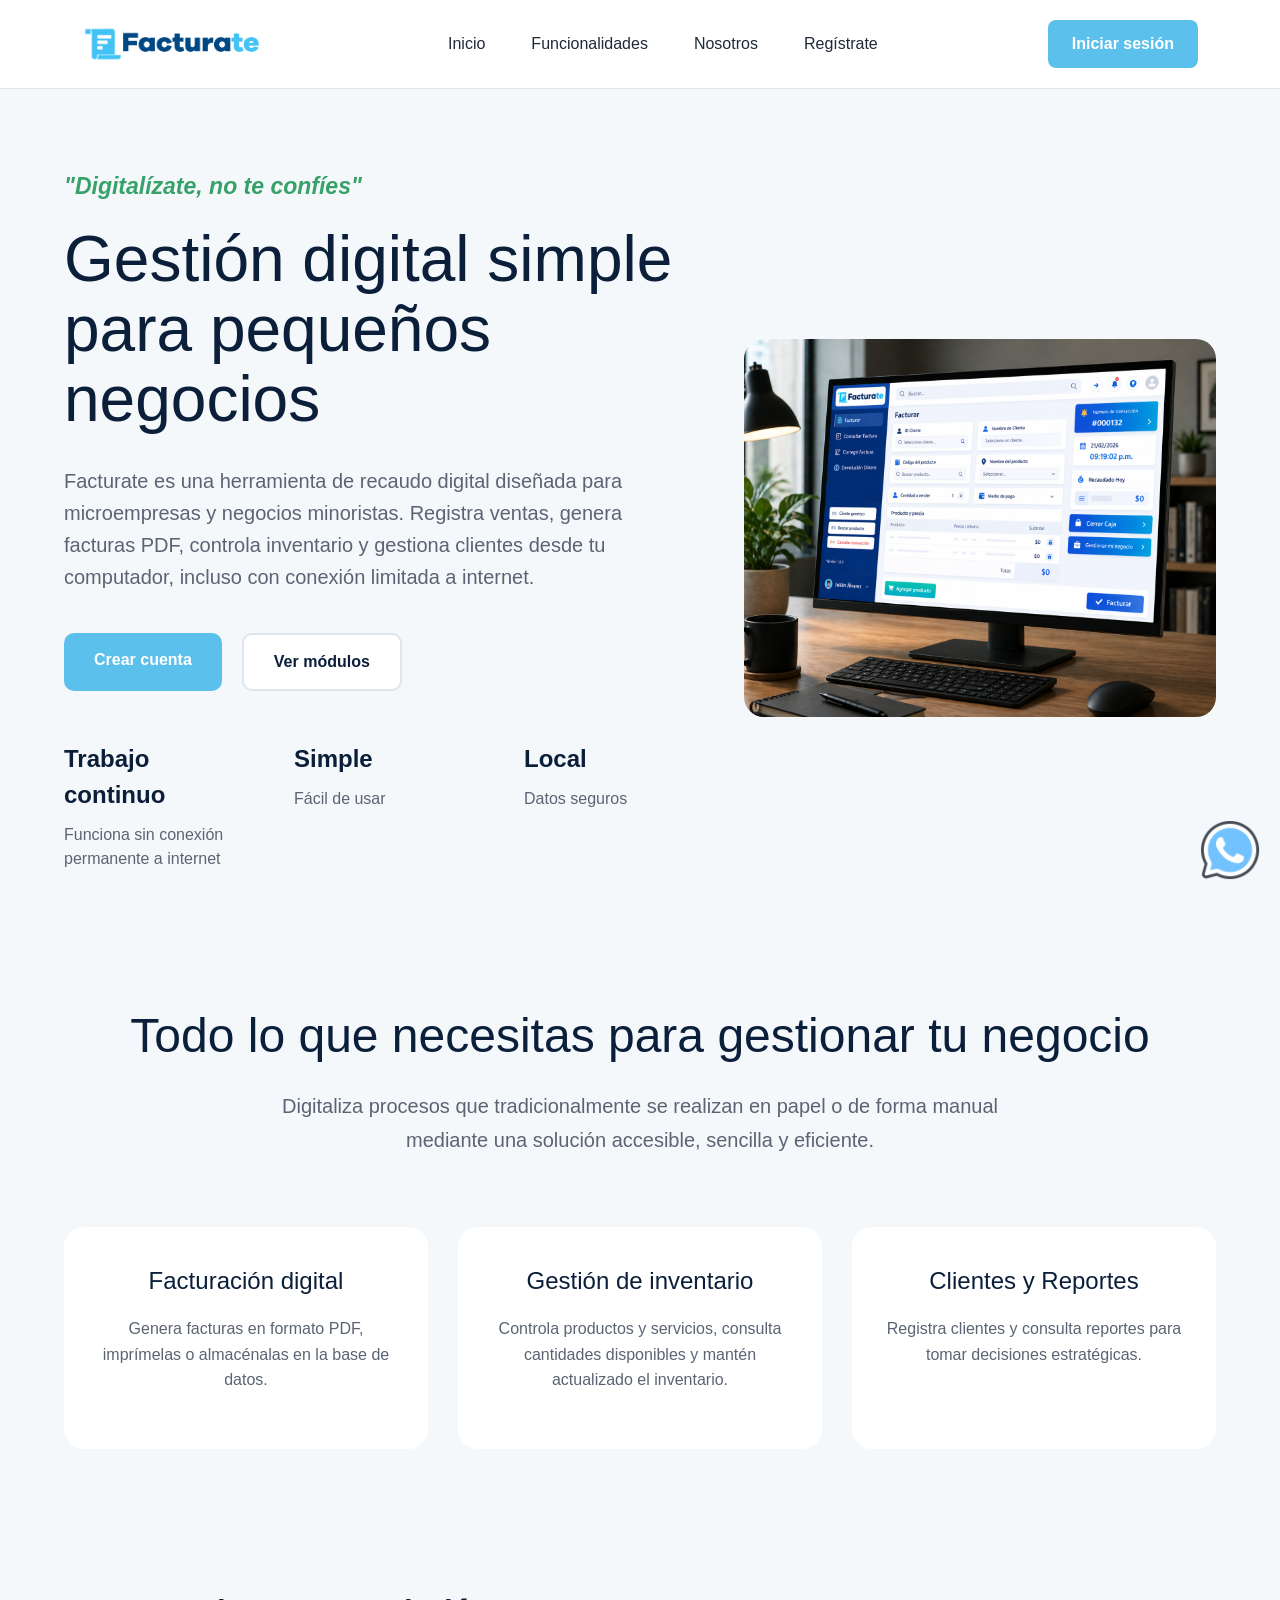
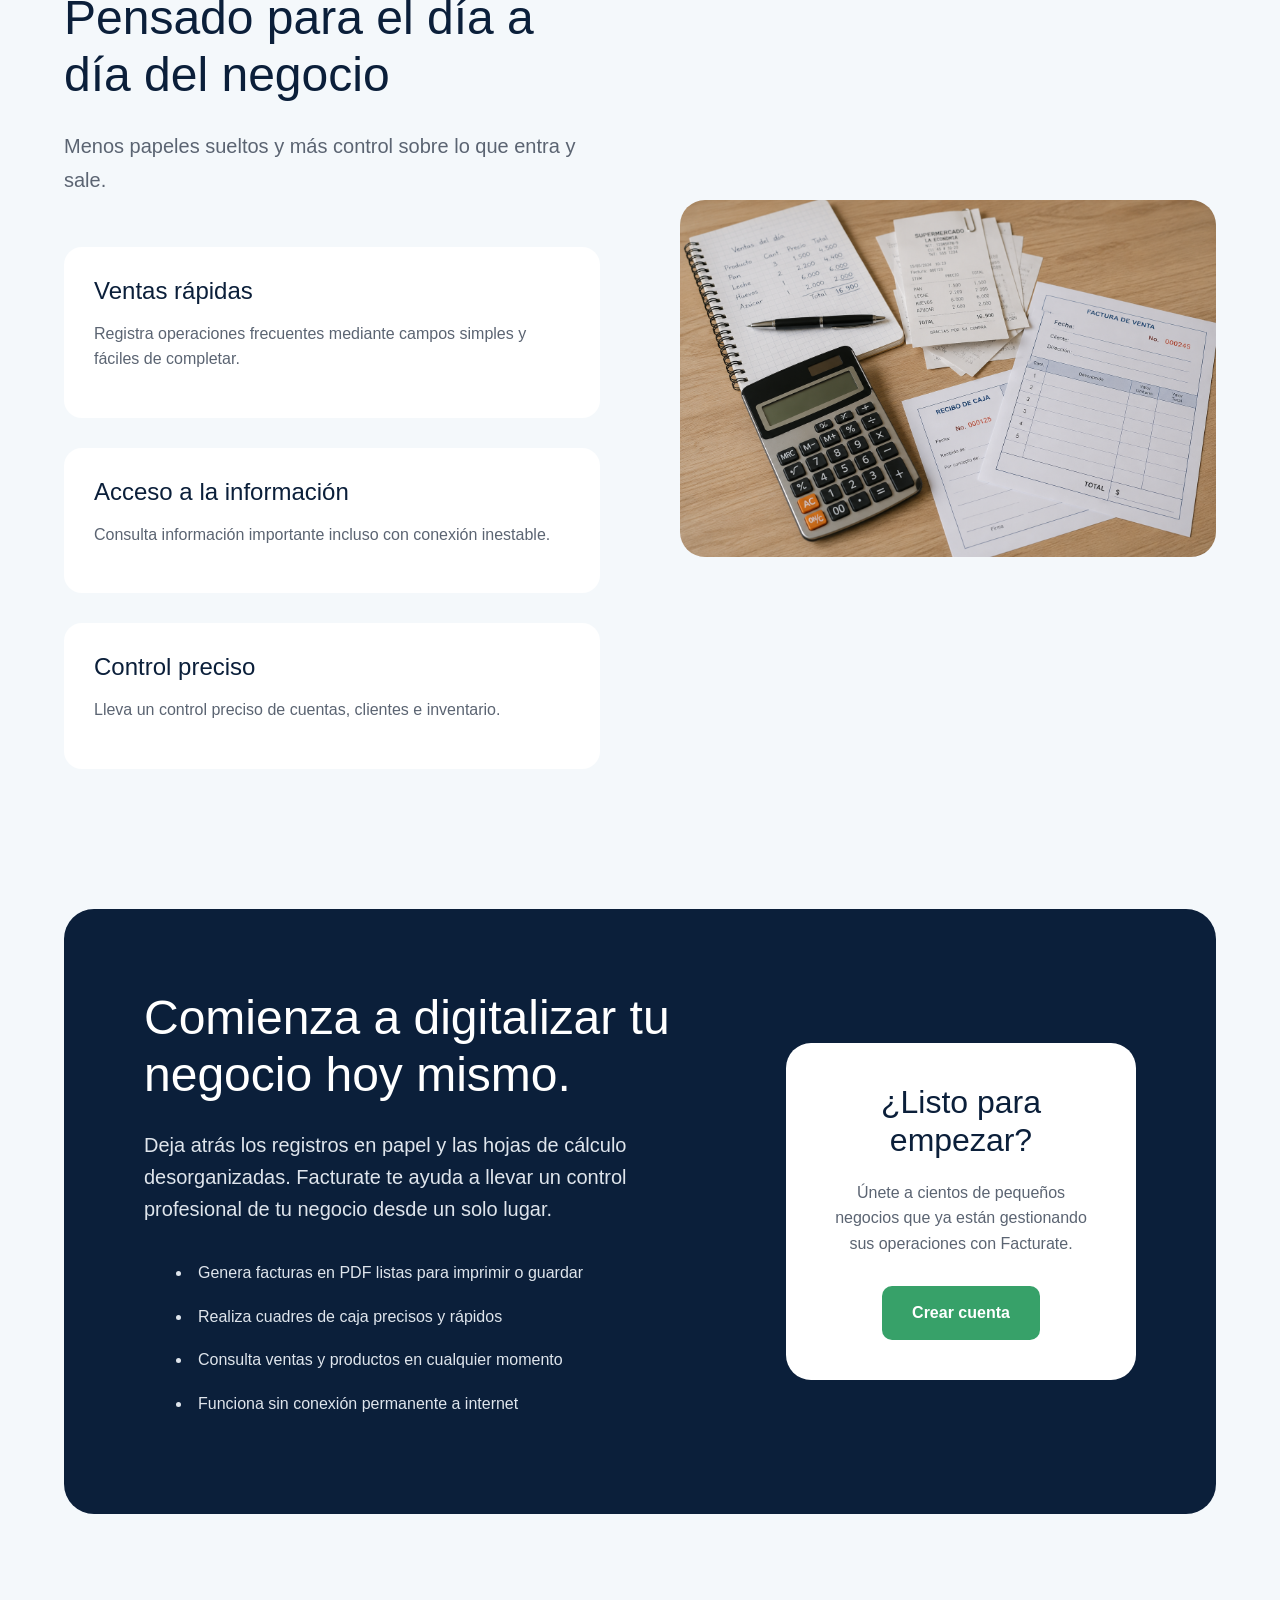
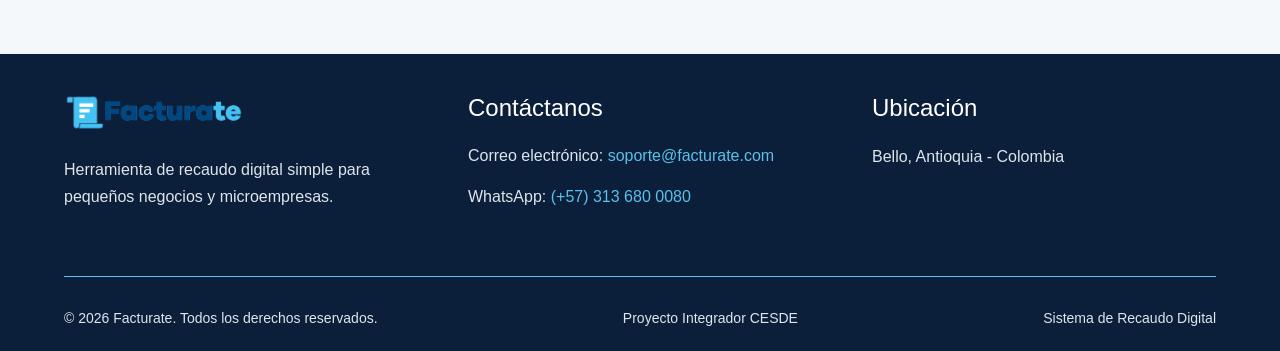
<file: index.html>
<!DOCTYPE html>
<html lang="es">

<head>
    <meta charset="UTF-8">
    <meta name="viewport" content="width=device-width, initial-scale=1.0">
    <meta name="description" content="Facturate: gestión digital simple para pequeños negocios y microempresas.">
    <title>Facturate | Gestión digital para pequeños negocios</title>

    <link rel="icon" type="image/png" href="Imagenes/favicon.png">

    <!-- Bootstrap -->
    <link href="https://cdn.jsdelivr.net/npm/bootstrap@5.3.8/dist/css/bootstrap.min.css" rel="stylesheet"
        integrity="sha384-sRIl4kxILFvY47J16cr9ZwB07vP4J8+LH7qKQnuqkuIAvNWLzeN8tE5YBujZqJLB" crossorigin="anonymous">

    <!-- Estilos globales, propios de index y del footer compartido -->
    <link rel="stylesheet" href="base.css">
    <link rel="stylesheet" href="styles.css">
    <link rel="stylesheet" href="footer.css">
</head>

<body id="inicio">

    <!-- Header -->
    <header>
        <nav class="navbar navbar-expand-lg">
            <section class="container">

                <a class="navbar-brand" href="#inicio">
                    <img src="Imagenes/logo-facturate.png" alt="Logo de Facturate">
                </a>

                <button class="navbar-toggler" type="button" data-bs-toggle="collapse"
                    data-bs-target="#menuFacturate" aria-controls="menuFacturate" aria-expanded="false"
                    aria-label="Abrir menú de navegación">
                    <span class="navbar-toggler-icon"></span>
                </button>

                <section class="collapse navbar-collapse" id="menuFacturate">
                    <ul class="navbar-nav mx-auto">
                        <li class="nav-item">
                            <a class="nav-link" href="#inicio">Inicio</a>
                        </li>
                        <li class="nav-item">
                            <a class="nav-link" href="#funcionalidades">Funcionalidades</a>
                        </li>
                        <li class="nav-item">
                            <a class="nav-link" href="nosotros.html">Nosotros</a>
                        </li>
                        <li class="nav-item">
                            <a class="nav-link" href="registro.html">Regístrate</a>
                        </li>
                        <li class="nav-item d-lg-none">
                            <a class="nav-link" href="login.html">Iniciar sesión</a>
                        </li>
                    </ul>

                    <!-- El botón se muestra únicamente en escritorio. -->
                    <a class="login d-none d-lg-inline-block" href="login.html">Iniciar sesión</a>
                </section>

            </section>
        </nav>
    </header>

    <!-- Contenido principal -->
    <main>

        <!-- Hero: presentación principal -->
        <section class="hero">
            <section class="hero-texto">
                <p class="hero-slogan">"Digitalízate, no te confíes"</p>
                <h1>Gestión digital simple para pequeños negocios</h1>
                <p class="hero-descripcion">
                    Facturate es una herramienta de recaudo digital diseñada para
                    microempresas y negocios minoristas. Registra ventas, genera
                    facturas PDF, controla inventario y gestiona clientes desde
                    tu computador, incluso con conexión limitada a internet.
                </p>

                <section class="hero-botones">
                    <a class="boton-primario" href="registro.html">Crear cuenta</a>
                    <a class="boton-secundario" href="#funcionalidades">Ver módulos</a>
                </section>

                <section class="hero-estadisticas">
                    <article class="estadistica">
                        <strong>Trabajo continuo</strong>
                        <p>Funciona sin conexión permanente a internet</p>
                    </article>
                    <article class="estadistica">
                        <strong>Simple</strong>
                        <p>Fácil de usar</p>
                    </article>
                    <article class="estadistica">
                        <strong>Local</strong>
                        <p>Datos seguros</p>
                    </article>
                </section>
            </section>

            <section class="hero-imagen">
                <img src="Imagenes/Monitor-Interfaz.png"
                    alt="Interfaz principal de Facturate en monitor de computador">
            </section>
        </section>

        <!-- Funcionalidades -->
        <section class="funcionalidades" id="funcionalidades">
            <h2>Todo lo que necesitas para gestionar tu negocio</h2>
            <p>
                Digitaliza procesos que tradicionalmente se realizan
                en papel o de forma manual mediante una solución
                accesible, sencilla y eficiente.
            </p>

            <section class="funcionalidades-cartas">
                <article class="funcionalidad">
                    <h3>Facturación digital</h3>
                    <p>
                        Genera facturas en formato PDF, imprímelas
                        o almacénalas en la base de datos.
                    </p>
                </article>
                <article class="funcionalidad">
                    <h3>Gestión de inventario</h3>
                    <p>
                        Controla productos y servicios, consulta cantidades
                        disponibles y mantén actualizado el inventario.
                    </p>
                </article>
                <article class="funcionalidad">
                    <h3>Clientes y Reportes</h3>
                    <p>
                        Registra clientes y consulta reportes para
                        tomar decisiones estratégicas.
                    </p>
                </article>
            </section>
        </section>

        <!-- Módulos -->
        <section class="modulos" id="modulos">
            <section class="modulos-texto">
                <h2>Pensado para el día a día del negocio</h2>
                <p>
                    Menos papeles sueltos y más control
                    sobre lo que entra y sale.
                </p>

                <section class="modulos-lista">
                    <article class="modulo">
                        <h3>Ventas rápidas</h3>
                        <p>
                            Registra operaciones frecuentes mediante
                            campos simples y fáciles de completar.
                        </p>
                    </article>
                    <article class="modulo">
                        <h3>Acceso a la información</h3>
                        <p>
                            Consulta información importante incluso
                            con conexión inestable.
                        </p>
                    </article>
                    <article class="modulo">
                        <h3>Control preciso</h3>
                        <p>
                            Lleva un control preciso de cuentas,
                            clientes e inventario.
                        </p>
                    </article>
                </section>
            </section>

            <section class="modulos-manual">
                <img src="Imagenes/Papel_Calculadora.png"
                    alt="Imagen de recibos manuales y calculadora simple">
            </section>
        </section>

        <!-- Llamada a la acción -->
        <section class="cta">
            <section class="cta-texto">
                <h2>Comienza a digitalizar tu negocio hoy mismo.</h2>
                <p>
                    Deja atrás los registros en papel y las hojas de cálculo desorganizadas.
                    Facturate te ayuda a llevar un control profesional de tu negocio desde un solo lugar.
                </p>
                <ul>
                    <li>Genera facturas en PDF listas para imprimir o guardar</li>
                    <li>Realiza cuadres de caja precisos y rápidos</li>
                    <li>Consulta ventas y productos en cualquier momento</li>
                    <li>Funciona sin conexión permanente a internet</li>
                </ul>
            </section>

            <article class="cta-accion">
                <h2>¿Listo para empezar?</h2>
                <p>
                    Únete a cientos de pequeños negocios que ya están gestionando sus operaciones con Facturate.
                </p>
                <a class="boton-cta" href="registro.html">Crear cuenta</a>
            </article>
        </section>

    </main>

    <!-- Footer compartido: el contenido se carga desde componentes/footer.html. -->
    <facturate-footer></facturate-footer>

    <!-- Botón flotante de WhatsApp de la página principal. -->
    <a href="https://wa.me/573136800080" class="btn-whatsapp" target="_blank"
        rel="noopener noreferrer" aria-label="Contactar por WhatsApp">
        <img src="Imagenes/icon-whatsapp.png" alt="">
    </a>

    <!-- JavaScript de Bootstrap y del componente de footer. -->
    <script src="https://cdn.jsdelivr.net/npm/bootstrap@5.3.8/dist/js/bootstrap.bundle.min.js"></script>
    <script type="module" src="js/footer.js"></script>

</body>
</html>
</file>
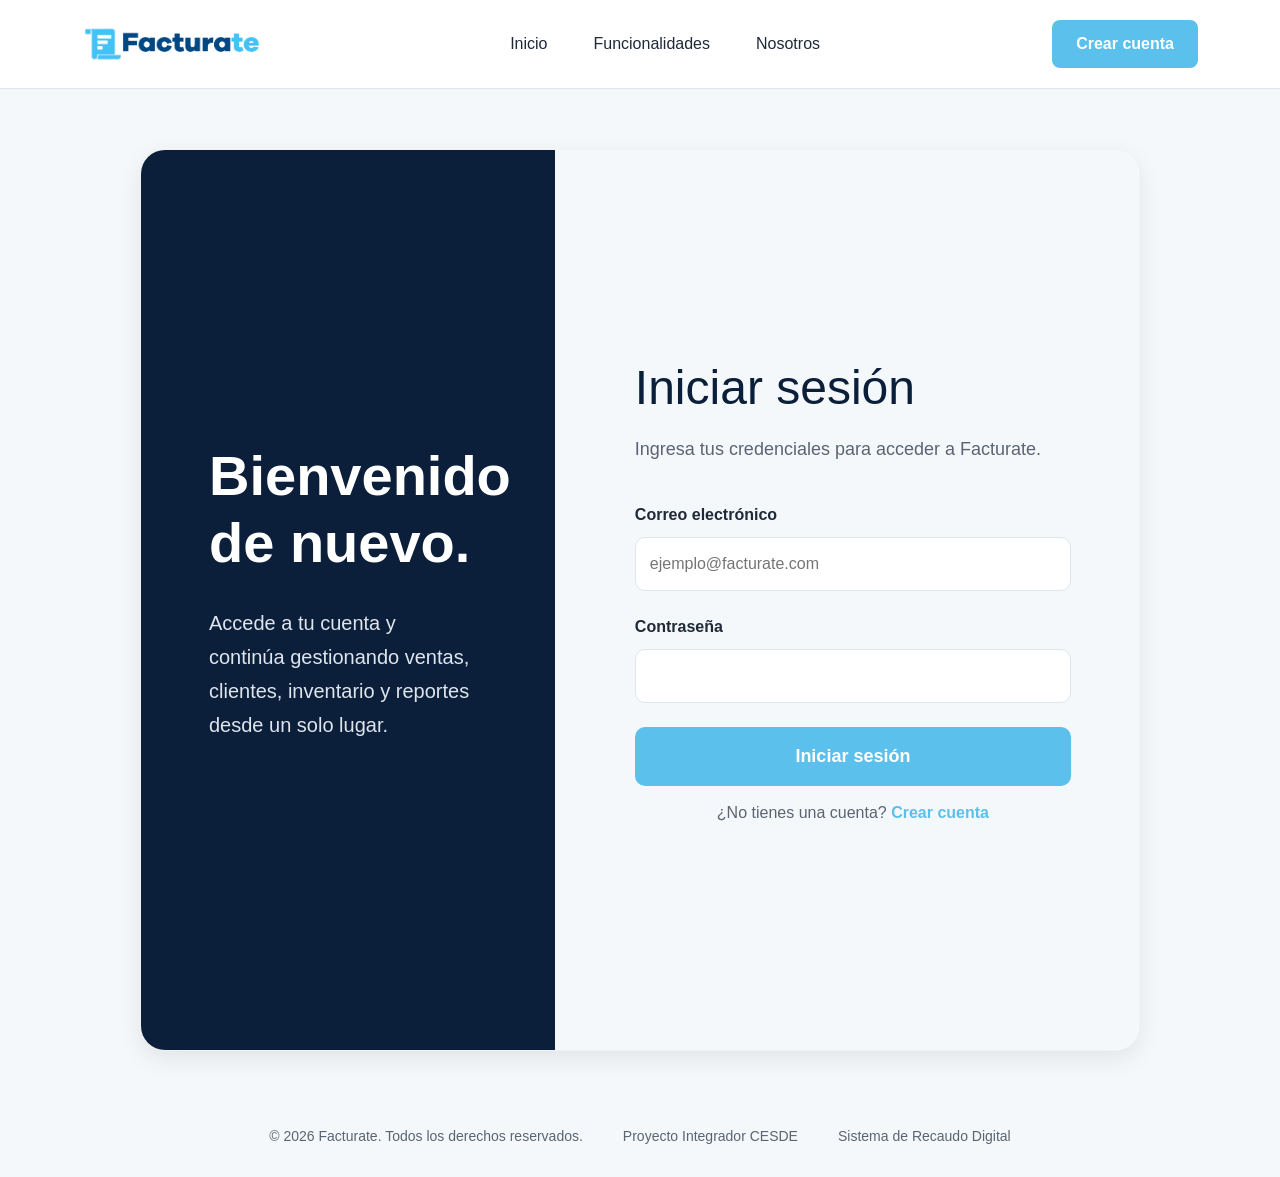
<file: clientes.html>
<!doctype html>
<html lang="es">

<head>
    <meta charset="UTF-8" />
    <meta name="viewport" content="width=device-width, initial-scale=1.0" />
    <meta name="description" content="Administración de clientes de Facturate" />
    <meta name="generator" content="handcoded" />
    <!-- examen-html-css-2026 -->
    <title>Clientes | Facturate</title>

    <link rel="icon" type="image/png" href="Imagenes/favicon.png" />

    <!-- Bootstrap 5.3.8 -->
    <link href="https://cdn.jsdelivr.net/npm/bootstrap@5.3.8/dist/css/bootstrap.min.css" rel="stylesheet" />

    <!-- Hojas de estilo compartidas y específicas -->
    <link rel="stylesheet" href="base.css" />
    <link rel="stylesheet" href="navegacion.css" />
    <link rel="stylesheet" href="clientes.css" />
    <link rel="stylesheet" href="footer.css" />
</head>

<body>
    <!-- Página de administración de clientes -->
    <section class="dashboard-layout">

        <!-- Encabezado superior -->
        <header class="topbar">

            <section class="topbar-left">

                <!-- Botón del menú hamburguesa -->
                <button type="button" class="btn-menu-hamburguesa" data-bs-toggle="offcanvas"
                    data-bs-target="#menuPrincipal" aria-controls="menuPrincipal" aria-label="Abrir menú de navegación">
                    <span aria-hidden="true">&#9776;</span>
                </button>

                <!-- Título de la página -->
                <section class="topbar-heading">
                    <p class="topbar-subtitle">FACTURATE / GESTIÓN DE CLIENTES</p>
                    <h1>Clientes</h1>
                </section>

            </section>

            <!-- Perfil del usuario -->
            <section class="user-profile">
                <span class="user-avatar" aria-hidden="true">JD</span>

                <section class="user-details">
                    <strong>Administrador</strong>
                    <span>Sesión de prueba</span>

                    <!-- Cerrar sesión -->
                    <button id="btnCerrarSesion" class="btn-cerrar-sesion" type="button">
                        Cerrar sesión
                    </button>
                </section>
            </section>

        </header>

        <!-- Contenido principal -->
        <main class="dashboard-main">
            <section class="dashboard-content">

                <!-- Administración de clientes -->
                <section class="dashboard-card clients-admin-section" id="gestion-clientes">

                    <header class="clients-admin-heading">
                        <section>
                            <h2>Administración de clientes</h2>
                            <p>Consulta, registra y administra los clientes de tu negocio.</p>
                        </section>

                        <button type="button" class="btn-dashboard" id="btnNuevoCliente" data-bs-toggle="modal"
                            data-bs-target="#modalCliente">
                            + Nuevo cliente
                        </button>
                    </header>

                    <!-- Indicadores de clientes -->
                    <section class="clients-admin-metrics" aria-label="Indicadores de clientes">

                        <article class="client-summary-card">
                            <span>Total de clientes</span>
                            <strong id="totalClientesAdmin" aria-live="polite">—</strong>
                        </article>

                        <article class="client-summary-card">
                            <span>Clientes activos</span>
                            <strong id="clientesActivosAdmin" aria-live="polite">—</strong>
                        </article>

                        <article class="client-summary-card">
                            <span>Clientes inactivos</span>
                            <strong id="clientesInactivosAdmin" aria-live="polite">—</strong>
                        </article>

                    </section>

                    <!-- Búsqueda y filtros -->
                    <section class="clients-admin-filters" aria-label="Búsqueda y filtros de clientes">

                        <article class="client-search">
                            <label for="buscarCliente">Buscar cliente</label>
                            <input type="search" id="buscarCliente" placeholder="Buscar por nombre, documento o ID..."
                                autocomplete="off" />
                        </article>

                        <article class="client-status-filter">
                            <label for="filtroEstadoCliente">Filtrar por estado</label>
                            <select id="filtroEstadoCliente">
                                <option value="TODOS" selected>Todos los clientes</option>
                                <option value="ACTIVOS">Activos</option>
                                <option value="INACTIVOS">Inactivos</option>
                            </select>
                        </article>

                    </section>

                    <!-- Control para mostrar u ocultar la tabla -->
                    <section class="table-actions">
                        <button type="button" class="btn-toggle-tabla" id="btnAlternarTabla"
                            aria-controls="contenedorTablaClientes" aria-expanded="true">
                            Ocultar tabla de clientes
                        </button>
                    </section>

                    <!-- Tabla de clientes -->
                    <section class="table-responsive" id="contenedorTablaClientes" aria-label="Listado de clientes">
                        <table class="history-table clients-admin-table">
                            <thead>
                                <tr>
                                    <th scope="col">ID</th>
                                    <th scope="col">Nombre o razón social</th>
                                    <th scope="col">Documento</th>
                                    <th scope="col">Tipo de cliente</th>
                                    <th scope="col">Estado</th>
                                    <th scope="col">Acciones</th>
                                </tr>
                            </thead>

                            <tbody id="tablaClientes" aria-live="polite">
                                <tr>
                                    <td colspan="6" class="empty-table">
                                        Los clientes aparecerán aquí cuando se cargue la información.
                                    </td>
                                </tr>
                            </tbody>
                        </table>
                    </section>

                </section>

            </section>
        </main>

        <!-- Menú de navegación hamburguesa -->
        <aside class="offcanvas offcanvas-start dashboard-offcanvas" tabindex="-1" id="menuPrincipal"
            aria-labelledby="tituloMenuPrincipal">

            <!-- Encabezado del menú -->
            <header class="offcanvas-header">
                <a href="dashboard.html" class="dashboard-brand">
                    <img src="Imagenes/logo-facturate.png" alt="Facturate" />
                </a>

                <h2 class="visually-hidden" id="tituloMenuPrincipal">
                    Menú principal
                </h2>

                <button type="button" class="btn-close" data-bs-dismiss="offcanvas" aria-label="Cerrar menú"></button>
            </header>

            <!-- Opciones de navegación -->
            <section class="offcanvas-body">
                <nav class="sidebar-navigation" aria-label="Navegación principal">
                    <p class="sidebar-label">MENÚ PRINCIPAL</p>

                    <a href="dashboard.html" class="sidebar-link">
                        Dashboard
                    </a>

                    <a href="productos.html" class="sidebar-link">
                        Productos
                    </a>

                    <a href="historial.html" class="sidebar-link" data-bs-dismiss="offcanvas">
                        Historial de ventas
                    </a>
                </nav>
            </section>

            <!-- Pie del menú -->
            <footer class="offcanvas-footer">
                <p>Facturate · CESDE 2026</p>
            </footer>

        </aside>

    </section>

    <!-- Footer compartido de Facturate -->
    <facturate-footer></facturate-footer>

    <!-- Modal para crear o editar clientes -->
    <section class="modal fade client-modal" id="modalCliente" tabindex="-1" aria-labelledby="tituloModalCliente"
        aria-hidden="true">
        <section class="modal-dialog modal-dialog-centered modal-lg">
            <section class="modal-content">

                <header class="modal-header client-modal-header">
                    <section>
                        <span class="client-modal-eyebrow">GESTIÓN DE CLIENTES</span>
                        <h2 class="modal-title" id="tituloModalCliente">Nuevo cliente</h2>
                        <p>Completa la información para registrar un cliente en Facturate.</p>
                    </section>

                    <button type="button" class="btn-close" data-bs-dismiss="modal"
                        aria-label="Cerrar ventana"></button>
                </header>

                <form id="formularioCliente" autocomplete="off" novalidate>
                    <section class="modal-body client-modal-body">

                        <section class="client-form-grid">

                            <article class="client-form-field client-form-field-full">
                                <label for="nombreRazonSocialCliente">
                                    Nombre o razón social <span aria-hidden="true">*</span>
                                </label>
                                <input type="text" id="nombreRazonSocialCliente" name="nombre_razon_social"
                                    maxlength="150" placeholder="Ej. María Gómez o Comercializadora ABC S. A. S."
                                    required />
                                <small>Ingresa el nombre completo de la persona o empresa.</small>
                            </article>

                            <article class="client-form-field">
                                <label for="tipoDocumentoCliente">
                                    Tipo de documento <span aria-hidden="true">*</span>
                                </label>
                                <select id="tipoDocumentoCliente" name="tipo_documento" required>
                                    <option value="" selected disabled>Selecciona un tipo</option>
                                    <option value="CC">Cédula de ciudadanía (CC)</option>
                                    <option value="NIT">NIT</option>
                                    <option value="CE">Cédula de extranjería (CE)</option>
                                </select>
                            </article>

                            <article class="client-form-field">
                                <label for="numeroDocumentoCliente">
                                    Número de documento <span aria-hidden="true">*</span>
                                </label>
                                <input type="text" id="numeroDocumentoCliente" name="numero_documento" maxlength="25"
                                    inputmode="text" placeholder="Ingresa el número" required />
                                <small>Se almacenará como texto para conservar su formato.</small>
                            </article>

                        </section>

                        <section class="client-form-options">

                            <label class="client-checkbox-option" for="esGenericoCliente">
                                <input type="checkbox" id="esGenericoCliente" name="es_generico" />
                                <span>
                                    <strong>Cliente genérico</strong>
                                    <small>Consumidor final sin tipo ni número de documento.</small>
                                </span>
                            </label>

                            <label class="client-checkbox-option" for="activoCliente">
                                <input type="checkbox" id="activoCliente" name="activo" checked />
                                <span>
                                    <strong>Cliente activo</strong>
                                    <small>Los clientes inactivos no estarán disponibles para nuevas ventas.</small>
                                </span>
                            </label>

                        </section>

                        <p class="client-modal-note">
                            El identificador del cliente y el negocio se asignarán automáticamente.
                        </p>

                    </section>

                    <footer class="modal-footer client-modal-footer">
                        <button type="button" class="btn-client-cancel" data-bs-dismiss="modal">
                            Cancelar
                        </button>
                        <button type="submit" class="btn-client-save" id="btnGuardarCliente">
                            Guardar cliente
                        </button>
                    </footer>
                </form>

            </section>
        </section>
    </section>

    <!-- JavaScript -->
    <script src="https://cdn.jsdelivr.net/npm/bootstrap@5.3.8/dist/js/bootstrap.bundle.min.js"></script>
    <script type="module" src="js/clientes.js"></script>
    <script type="module" src="js/footer.js"></script>
</body>

</html>
</file>
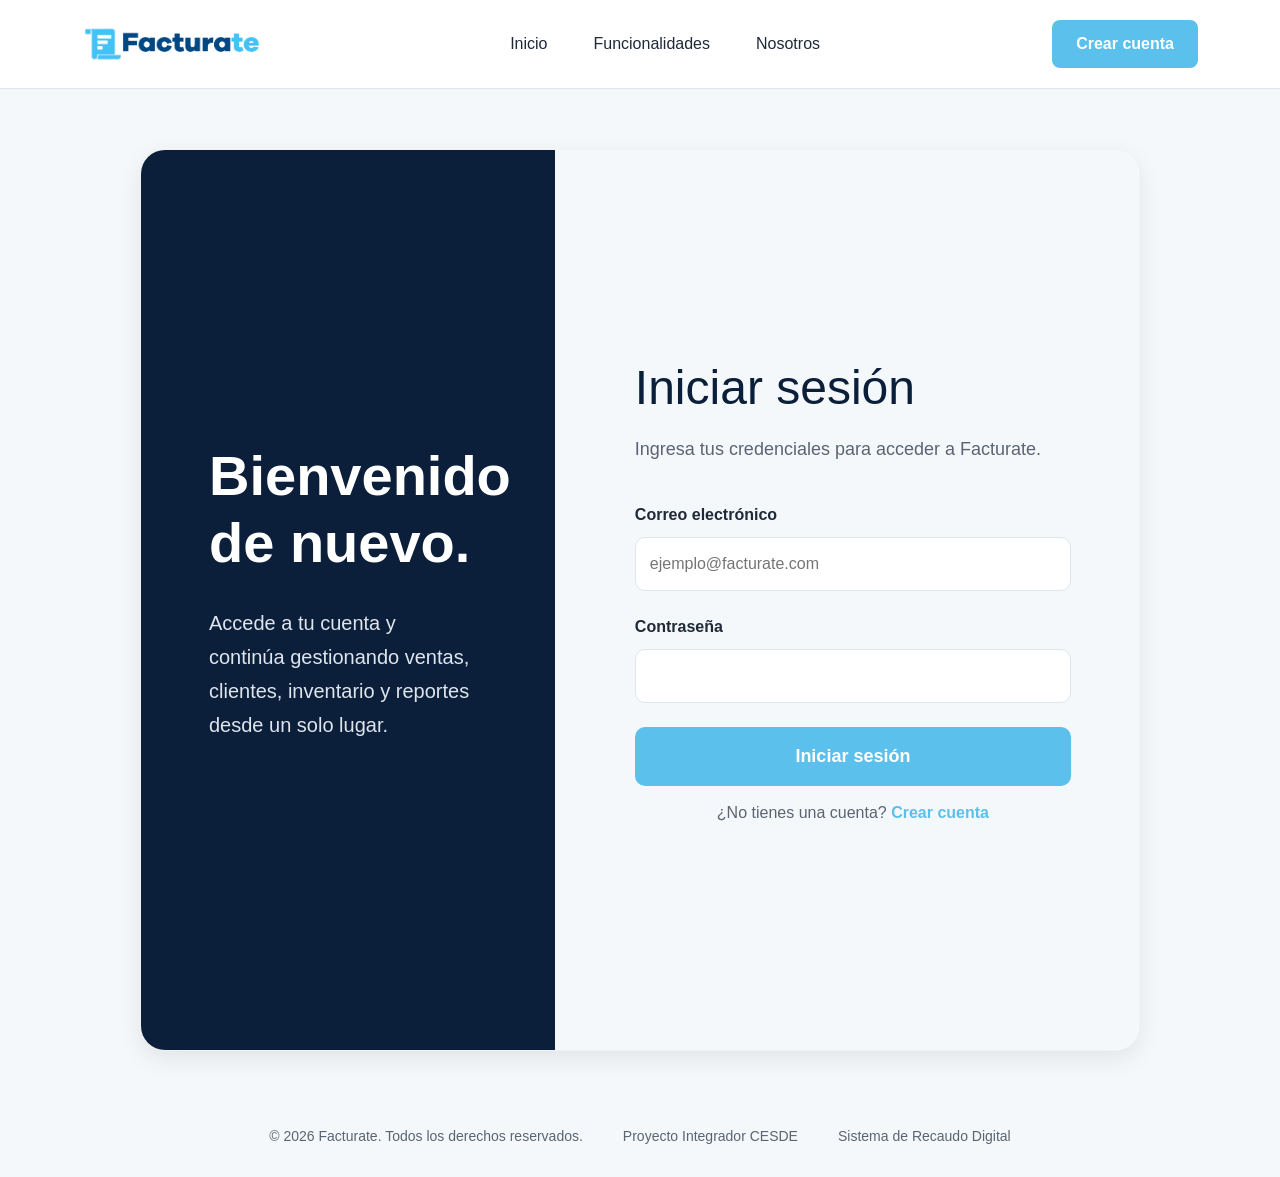
<file: dashboard.html>
<!--===============================================================================-->
<!--===================================DASHBOARD===================================-->
<!--===============================================================================-->
<!doctype html>
<html lang="es">

<head>
    <meta charset="UTF-8" />
    <meta name="viewport" content="width=device-width, initial-scale=1.0" />
    <meta name="description" content="Panel de administración de Facturate" />
    <title>Dashboard | Facturate</title>

    <link rel="icon" type="image/png" href="Imagenes/favicon.png" />

    <link href="https://cdn.jsdelivr.net/npm/bootstrap@5.3.8/dist/css/bootstrap.min.css" rel="stylesheet" />

    <link rel="stylesheet" href="base.css" />
    <link rel="stylesheet" href="navegacion.css" />
    <link rel="stylesheet" href="dashboard.css" />
    <link rel="stylesheet" href="footer.css" />
</head>

<body>
    <!-- Estructura principal -->
    <section class="dashboard-layout">
        <!-- Encabezado superior -->
        <header class="topbar">

            <section class="topbar-left">

                <!-- Botón del menú hamburguesa -->
                <button type="button" class="btn-menu-hamburguesa" data-bs-toggle="offcanvas"
                    data-bs-target="#menuPrincipal" aria-controls="menuPrincipal" aria-label="Abrir menú de navegación">
                    <span aria-hidden="true">&#9776;</span>
                </button>

                <!-- Título de la página -->
                <section class="topbar-heading">
                    <p class="topbar-subtitle">
                        FACTURATE / PANEL PRINCIPAL
                    </p>

                    <h1>Dashboard</h1>
                </section>

            </section>

            <!-- Perfil del usuario -->
            <section class="user-profile">

                <span class="user-avatar" aria-hidden="true">JD</span>

                <section class="user-details">

                    <strong>Administrador</strong>

                    <span>Sesión de prueba</span>

                    <!-- Cerrar sesión -->
                    <button id="btnCerrarSesion" class="btn-cerrar-sesion" type="button">
                        Cerrar sesión
                    </button>

                </section>

            </section>

        </header>

        <!-- Contenido principal -->
        <main class="dashboard-main">

            <!-- Contenido del dashboard -->
            <section class="dashboard-content" id="resumen">
                <!-- Introducción -->
                <header class="page-intro">
                    <section>
                        <h2>Resumen general</h2>
                        <p>
                            Bienvenido al sistema de gestión de Facturate.
                        </p>
                    </section>

                    <a href="#nueva-venta" class="btn-dashboard">
                        + Nueva venta
                    </a>
                </header>

                <!-- Indicadores -->
                <section class="metrics-grid" aria-label="Indicadores generales">
                    <article class="metric-card">
                        <div class="metric-card-heading">
                            <span class="metric-label">Ventas del día</span>
                            <label class="visually-hidden" for="selectorMetricaVentasHoy">
                                Mostrar ventas del día como
                            </label>
                            <select class="metric-mode-select" id="selectorMetricaVentasHoy">
                                <option value="cantidad" selected>Cantidad</option>
                                <option value="dinero">Dinero (COP)</option>
                            </select>
                        </div>
                        <strong class="metric-value" id="indicadorVentasHoy" aria-live="polite">—</strong>
                        <span class="metric-description" id="descripcionVentasHoy">
                            Consultando ventas confirmadas...
                        </span>
                    </article>

                    <article class="metric-card">
                        <div class="metric-card-heading">
                            <span class="metric-label">Ventas registradas</span>
                            <label class="visually-hidden" for="selectorMetricaTotalVentas">
                                Mostrar ventas registradas como
                            </label>
                            <select class="metric-mode-select" id="selectorMetricaTotalVentas">
                                <option value="cantidad" selected>Cantidad</option>
                                <option value="dinero">Dinero (COP)</option>
                            </select>
                        </div>
                        <strong class="metric-value" id="indicadorTotalVentas" aria-live="polite">—</strong>
                        <span class="metric-description" id="descripcionTotalVentas">
                            Consultando ventas confirmadas...
                        </span>
                    </article>

                    <article class="metric-card">
                        <span class="metric-label">Clientes registrados</span>
                        <strong class="metric-value" id="indicadorClientes">—</strong>
                        <span class="metric-description">Catálogo de clientes</span>
                    </article>

                    <article class="metric-card">
                        <span class="metric-label">Productos disponibles</span>
                        <strong class="metric-value" id="indicadorProductos">—</strong>
                        <span class="metric-description">Catálogo de productos</span>
                    </article>
                </section>

                <section class="workspace-section" id="nueva-venta">
                    <header class="section-heading">
                        <h2>Registrar una venta</h2>
                        <p>
                            Selecciona un cliente, agrega productos y revisa
                            el total.
                        </p>
                    </header>

                    <section class="workspace-grid">
                        <!-- Catálogo -->
                        <section class="sale-catalog">
                            <!-- Selección de cliente -->
                            <article class="dashboard-card" id="clientes">
                                <header class="card-heading">
                                    <h3>Seleccionar cliente</h3>
                                    <span class="step-number">01</span>
                                </header>

                                <label for="busquedaCliente">Buscar cliente</label>

                                <div class="client-search-controls">
                                    <input
                                        type="search"
                                        id="busquedaCliente"
                                        placeholder="Cédula o nombre de empresa"
                                        autocomplete="off"
                                        aria-controls="listaClientesVenta"
                                        aria-describedby="ayudaBusquedaCliente"
                                    />

                                    <button
                                        type="button"
                                        class="btn-toggle-catalogo"
                                        id="btnAlternarListaClientes"
                                        aria-controls="listaClientesVenta"
                                        aria-expanded="false"
                                    >
                                        Mostrar lista
                                    </button>
                                </div>

                                <small id="ayudaBusquedaCliente" class="client-search-help">
                                    Personas: busca por número de cédula. Empresas: busca por nombre o razón social.
                                </small>

                                <p id="clienteSeleccionadoTexto" class="selected-client-summary" role="status" aria-live="polite">
                                    No hay un cliente seleccionado.
                                </p>

                                <div
                                    id="listaClientesVenta"
                                    class="client-selection-list"
                                    role="group"
                                    aria-label="Clientes activos disponibles"
                                    hidden
                                ></div>

                                <input type="hidden" id="selectorCliente" value="" />
                            </article>

                            <!-- Selección de productos -->
                            <article class="dashboard-card" id="productos">
                                <header class="card-heading product-card-heading">
                                    <h3>Catálogo de productos</h3>

                                    <span class="product-heading-actions">
                                        <button type="button" class="btn-toggle-catalogo" id="btnAlternarCatalogo"
                                            aria-controls="contenedorCatalogoProductos" aria-expanded="false">
                                            Mostrar productos
                                        </button>

                                        <span class="step-number">02</span>
                                    </span>
                                </header>

                                <p id="mensajeProductoAgregado" class="product-feedback" role="status"
                                    aria-live="polite" hidden></p>

                                <!-- Buscador siempre visible, aunque se oculte el catálogo -->
                                <section class="product-search-field">
                                    <label for="buscarProducto">Buscar producto</label>

                                    <input type="search" id="buscarProducto" placeholder="Buscar por nombre o código..."
                                        autocomplete="off" />
                                </section>

                                <!-- Esta sección contiene únicamente las tarjetas del catálogo -->
                                <section id="contenedorCatalogoProductos" hidden>
                                    <section id="listaProductos" class="product-list" aria-live="polite">
                                        <p class="empty-state">
                                            Los productos aparecerán aquí cuando
                                            conectemos el catálogo.
                                        </p>
                                    </section>
                                </section>
                            </article>
                        </section>

                        <!-- Carrito de venta -->
                        <aside class="dashboard-card cart-card" aria-labelledby="tituloCarrito">
                            <header class="card-heading">
                                <h3 id="tituloCarrito">Detalle de venta</h3>
                                <span class="step-number">03</span>
                            </header>

                            <section id="carritoVenta" aria-live="polite">
                                <p id="carritoVacio" class="empty-state">
                                    Todavía no has agregado productos.
                                </p>

                                <ul id="listaCarrito" class="cart-list"></ul>
                            </section>

                            <!-- Resumen de valores -->
                            <section class="cart-summary">
                                <article class="summary-row">
                                    <span>Subtotal</span>
                                    <strong id="subtotalVenta">$0</strong>
                                </article>

                                <article class="summary-row">
                                    <span>Descuentos</span>
                                    <strong id="descuentoVenta">$0</strong>
                                </article>

                                <article class="summary-row">
                                    <span>Impuestos</span>
                                    <strong id="impuestosVenta">$0</strong>
                                </article>

                                <article class="summary-row summary-total">
                                    <span>Total a pagar</span>
                                    <strong id="totalVenta">$0</strong>
                                </article>
                            </section>

                            <!-- Recaudo de la venta -->
                            <section class="payment-section">
                                <header class="payment-heading">
                                    <h4>Recaudo</h4>
                                </header>

                                <!-- Método de pago -->
                                <article class="payment-field">
                                    <label for="selectorMetodoPago">Método de pago</label>

                                    <select id="selectorMetodoPago">
                                        <option value="" selected disabled>
                                            Selecciona un método de pago
                                        </option>
                                        <option value="EFECTIVO">
                                            Efectivo
                                        </option>
                                        <option value="TARJETA">
                                            Tarjeta
                                        </option>
                                        <option value="TRANSFERENCIA">
                                            Transferencia
                                        </option>
                                        <option value="QR">QR</option>
                                        <option value="OTRO">Otro</option>
                                    </select>
                                </article>

                                <!-- Valor recibido -->
                                <article class="payment-field">
                                    <label for="valorRecibido">Valor recibido</label>

                                    <input type="number" id="valorRecibido" min="0" step="1"
                                        placeholder="Ingresa el valor recibido" inputmode="text" disabled />
                                </article>

                                <!-- Cambio -->
                                <article class="summary-row payment-change">
                                    <span>Cambio</span>
                                    <strong id="valorCambio">$0</strong>
                                </article>

                                <!-- Mensajes de validación -->
                                <p id="mensajePago" class="payment-error" role="alert" hidden></p>
                            </section>

                            <button id="btnFinalizarVenta" class="btn-finalizar-venta" type="button" disabled>
                                Finalizar venta
                            </button>

                            <p class="card-note" id="notaEstadoVenta" aria-live="polite">
                                El registro de ventas se habilitará al completar su configuración y conexión con MockAPI.
                            </p>
                        </aside>
                    </section>
                </section>

                <section class="dashboard-card history-card" id="historial">
                    <header class="card-heading">
                        <section>
                            <h2>Historial de ventas</h2>
                            <p>Consulta los movimientos registrados.</p>
                        </section>
                    </header>

                    <section class="table-responsive">
                        <table class="history-table">
                            <thead>
                                <tr>
                                    <th>Venta</th>
                                    <th>Fecha</th>
                                    <th>Cliente</th>
                                    <th>Total</th>
                                    <th>Estado</th>
                                </tr>
                            </thead>

                            <tbody id="tablaVentasRecientes">
                                <tr>
                                    <td colspan="5" class="empty-table">
                                        El historial estará disponible
                                        cuando conectemos la API de ventas.
                                    </td>
                                </tr>
                            </tbody>
                        </table>
                    </section>
                </section>


            </section>
        </main>
        <!-- Menú de navegación hamburguesa -->
        <aside class="offcanvas offcanvas-start dashboard-offcanvas" tabindex="-1" id="menuPrincipal"
            aria-labelledby="tituloMenuPrincipal">

            <!-- Encabezado del menú -->
            <header class="offcanvas-header">

                <a href="dashboard.html" class="dashboard-brand">
                    <img src="Imagenes/logo-facturate.png" alt="Facturate" />
                </a>

                <h2 class="visually-hidden" id="tituloMenuPrincipal">
                    Menú principal
                </h2>

                <button type="button" class="btn-close" data-bs-dismiss="offcanvas" aria-label="Cerrar menú"></button>

            </header>

            <!-- Opciones de navegación -->
            <section class="offcanvas-body">

                <nav class="sidebar-navigation" aria-label="Navegación principal">

                    <p class="sidebar-label">MENÚ PRINCIPAL</p>

                    <!-- Navegación hacia otras páginas -->
                    <a href="clientes.html" class="sidebar-link">
                        Clientes
                    </a>

                    <a href="productos.html" class="sidebar-link">
                        Productos
                    </a>

                    <a href="historial.html" class="sidebar-link">
                        Historial de ventas
                    </a>

                </nav>
            </section>

            <!-- Pie del menú -->
            <footer class="offcanvas-footer">
                <p>Facturate · CESDE 2026</p>
            </footer>

        </aside>
    </section>

    <!-- Footer compartido de Facturate -->
    <facturate-footer></facturate-footer>

    <!-- JavaScript -->
    <script src="https://cdn.jsdelivr.net/npm/bootstrap@5.3.8/dist/js/bootstrap.bundle.min.js"></script>
    <script type="module" src="js/app.js"></script>
    <script type="module" src="js/footer.js"></script>
</body>

</html>
</file>
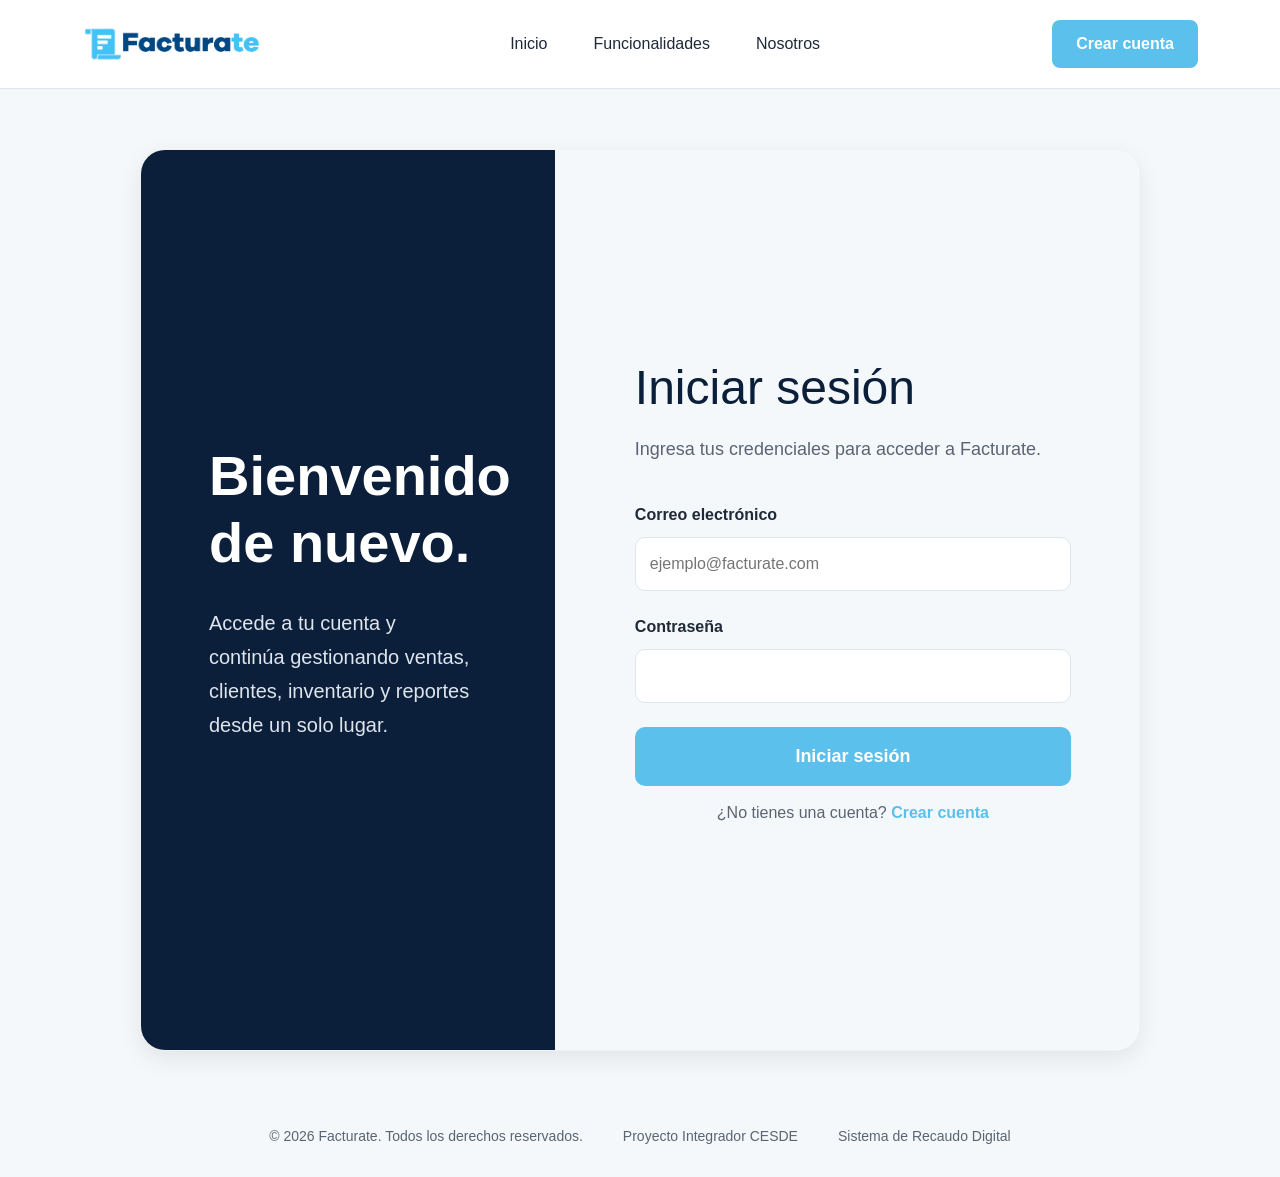
<file: historial.html>
<!doctype html>
<html lang="es">

<head>
    <meta charset="UTF-8" />
    <meta name="viewport" content="width=device-width, initial-scale=1.0" />
    <meta name="description" content="Consulta el historial de ventas de Facturate" />
    <meta name="generator" content="handcoded" />

    <title>Historial de ventas | Facturate</title>

    <link rel="icon" type="image/png" href="Imagenes/favicon.png" />

    <!-- Bootstrap 5.3.8 -->
    <link href="https://cdn.jsdelivr.net/npm/bootstrap@5.3.8/dist/css/bootstrap.min.css" rel="stylesheet" />

    <!-- Hojas de estilo compartidas y específicas -->
    <link rel="stylesheet" href="base.css" />
    <link rel="stylesheet" href="navegacion.css" />
    <link rel="stylesheet" href="historial.css" />
    <link rel="stylesheet" href="footer.css" />
</head>

<body>

    <!-- Página de consulta del historial de ventas -->
    <section class="dashboard-layout">

        <!-- Encabezado superior -->
        <header class="topbar">

            <section class="topbar-left">

                <button type="button" class="btn-menu-hamburguesa" data-bs-toggle="offcanvas"
                    data-bs-target="#menuPrincipal" aria-controls="menuPrincipal"
                    aria-label="Abrir menú de navegación">
                    <span aria-hidden="true">&#9776;</span>
                </button>

                <section class="topbar-heading">
                    <p class="topbar-subtitle">FACTURATE / GESTIÓN COMERCIAL</p>
                    <h1>Historial de ventas</h1>
                </section>

            </section>

            <section class="user-profile">
                <span class="user-avatar" aria-hidden="true">JD</span>

                <section class="user-details">
                    <strong>Administrador</strong>
                    <span>Sesión de prueba</span>

                    <button id="btnCerrarSesion" class="btn-cerrar-sesion" type="button">
                        Cerrar sesión
                    </button>
                </section>
            </section>

        </header>

        <!-- Contenido principal -->
        <main class="dashboard-main">

            <section class="dashboard-content">

                <!-- Introducción -->
                <header class="page-intro">
                    <section>
                        <h2>Ventas registradas</h2>
                        <p>
                            Consulta las ventas del negocio y revisa los productos
                            incluidos en cada operación.
                        </p>
                    </section>
                </header>

                <!-- Sección principal del historial -->
                <section class="dashboard-card history-admin-section" aria-labelledby="tituloSeccionHistorial">

                    <header class="history-admin-heading">
                        <section>
                            <h2 id="tituloSeccionHistorial">Listado de ventas</h2>
                            <p>Utiliza la búsqueda y los filtros para localizar una venta.</p>
                        </section>
                    </header>

                    <!-- Búsqueda y filtros -->
                    <section class="sales-history-filters" aria-label="Búsqueda y filtros de ventas">

                        <article class="history-filter-field history-search-field">
                            <label for="buscarVenta">Buscar venta</label>
                            <input type="search" id="buscarVenta"
                                placeholder="Buscar por ID o nombre del cliente..."
                                autocomplete="off" />
                        </article>

                        <article class="history-filter-field">
                            <label for="fechaDesde">Desde</label>
                            <input type="date" id="fechaDesde" />
                        </article>

                        <article class="history-filter-field">
                            <label for="fechaHasta">Hasta</label>
                            <input type="date" id="fechaHasta" />
                        </article>

                        <article class="history-filter-field">
                            <label for="filtroEstadoVenta">Estado</label>
                            <select id="filtroEstadoVenta">
                                <option value="TODOS" selected>Todos los estados</option>
                                <option value="CONFIRMADA">Confirmada</option>
                                <option value="BORRADOR">Borrador</option>
                                <option value="ANULADA">Anulada</option>
                            </select>
                        </article>

                        <article class="history-filter-field history-sort-field">
                            <label for="ordenVentas">Ordenar por fecha</label>
                            <select id="ordenVentas">
                                <option value="RECIENTES" selected>Más recientes</option>
                                <option value="ANTIGUAS">Más antiguas</option>
                            </select>
                        </article>

                        <button type="button" class="btn-limpiar-filtros" id="btnLimpiarFiltros">
                            Limpiar filtros
                        </button>

                    </section>

                    <!-- Mensajes de carga, resultado y error -->
                    <p id="mensajeEstadoHistorial" class="history-feedback" role="status"
                        aria-live="polite">
                        Cargando el historial de ventas...
                    </p>

                    <!-- Tabla de ventas -->
                    <section class="table-responsive" id="contenedorTablaVentas"
                        aria-label="Listado de ventas registradas">

                        <table class="history-table sales-history-table">
                            <thead>
                                <tr>
                                    <th scope="col">Venta</th>
                                    <th scope="col">Fecha</th>
                                    <th scope="col">Cliente</th>
                                    <th scope="col">Total</th>
                                    <th scope="col">Método de pago</th>
                                    <th scope="col">Estado</th>
                                    <th scope="col">Acciones</th>
                                </tr>
                            </thead>

                            <tbody id="tablaVentas" aria-live="polite">
                                <tr>
                                    <td colspan="7" class="empty-table">
                                        Las ventas aparecerán aquí cuando se conecte el historial con MockAPI.
                                    </td>
                                </tr>
                            </tbody>
                        </table>

                    </section>

                </section>

            </section>

        </main>

        <!-- Menú de navegación hamburguesa -->
        <aside class="offcanvas offcanvas-start dashboard-offcanvas" tabindex="-1" id="menuPrincipal"
            aria-labelledby="tituloMenuPrincipal">

            <header class="offcanvas-header">
                <a href="dashboard.html" class="dashboard-brand">
                    <img src="Imagenes/logo-facturate.png" alt="Facturate" />
                </a>

                <h2 class="visually-hidden" id="tituloMenuPrincipal">Menú principal</h2>

                <button type="button" class="btn-close" data-bs-dismiss="offcanvas"
                    aria-label="Cerrar menú"></button>
            </header>

            <section class="offcanvas-body">
                <nav class="sidebar-navigation" aria-label="Navegación principal">
                    <p class="sidebar-label">MENÚ PRINCIPAL</p>

                    <a href="dashboard.html" class="sidebar-link">Dashboard</a>
                    <a href="clientes.html" class="sidebar-link">Clientes</a>
                    <a href="productos.html" class="sidebar-link">Productos</a>
                </nav>
            </section>

            <footer class="offcanvas-footer">
                <p>Facturate · CESDE 2026</p>
            </footer>

        </aside>

    </section>

    <!-- Footer compartido de Facturate -->
    <facturate-footer></facturate-footer>

    <!-- Modal para consultar el detalle de una venta -->
    <section class="modal fade" id="modalDetalleVenta" tabindex="-1"
        aria-labelledby="tituloModalDetalleVenta" aria-hidden="true">

        <section class="modal-dialog modal-dialog-centered modal-xl modal-dialog-scrollable">
            <section class="modal-content history-detail-modal">

                <header class="modal-header history-detail-header">
                    <section>
                        <span class="history-modal-eyebrow">CONSULTA DE VENTA</span>
                        <h2 class="modal-title" id="tituloModalDetalleVenta">Detalle de la venta</h2>
                        <p id="ventaDetalleIdentificador">Selecciona una venta para consultar su información.</p>
                    </section>

                    <button type="button" class="btn-close" data-bs-dismiss="modal"
                        aria-label="Cerrar ventana"></button>
                </header>

                <section class="modal-body history-detail-body">

                    <!-- Información general de la venta -->
                    <section class="history-detail-info" aria-label="Información general de la venta">
                        <article>
                            <span>Fecha</span>
                            <strong id="ventaDetalleFecha">—</strong>
                        </article>

                        <article>
                            <span>Cliente</span>
                            <strong id="ventaDetalleCliente">—</strong>
                        </article>

                        <article>
                            <span>Estado</span>
                            <strong id="ventaDetalleEstado">—</strong>
                        </article>

                        <article>
                            <span>Método de pago</span>
                            <strong id="detalleMetodoPago">—</strong>
                        </article>
                    </section>

                    <!-- Productos incluidos en la venta -->
                    <section class="history-detail-products">
                        <h3>Productos de la venta</h3>

                        <section class="table-responsive">
                            <table class="history-table detail-products-table">
                                <thead>
                                    <tr>
                                        <th scope="col">Producto</th>
                                        <th scope="col">Cantidad</th>
                                        <th scope="col">Precio unitario</th>
                                        <th scope="col">Subtotal</th>
                                    </tr>
                                </thead>

                                <tbody id="tablaDetallesVenta" aria-live="polite">
                                    <tr>
                                        <td colspan="4" class="empty-table">
                                            Los productos de la venta aparecerán aquí.
                                        </td>
                                    </tr>
                                </tbody>
                            </table>
                        </section>
                    </section>

                    <!-- Resumen económico -->
                    <section class="history-detail-summary" aria-label="Resumen económico de la venta">
                        <h3>Resumen de la venta</h3>

                        <article class="history-detail-summary-row">
                            <span>Subtotal</span>
                            <strong id="detalleSubtotal">$0</strong>
                        </article>

                        <article class="history-detail-summary-row">
                            <span>Descuentos</span>
                            <strong id="detalleDescuento">$0</strong>
                        </article>

                        <article class="history-detail-summary-row">
                            <span>Impuestos</span>
                            <strong id="detalleImpuesto">$0</strong>
                        </article>

                        <article class="history-detail-summary-row history-detail-total">
                            <span>Total</span>
                            <strong id="detalleTotal">$0</strong>
                        </article>

                        <article class="history-detail-summary-row">
                            <span>Valor recibido</span>
                            <strong id="detalleValorRecibido">$0</strong>
                        </article>

                        <article class="history-detail-summary-row">
                            <span>Cambio</span>
                            <strong id="detalleCambio">$0</strong>
                        </article>
                    </section>

                </section>

                <footer class="modal-footer history-detail-footer">
                    <button type="button" class="btn-cerrar-detalle" data-bs-dismiss="modal">
                        Cerrar
                    </button>
                </footer>

            </section>
        </section>
    </section>

    <!-- JavaScript -->
    <script src="https://cdn.jsdelivr.net/npm/bootstrap@5.3.8/dist/js/bootstrap.bundle.min.js"></script>
    <script type="module" src="js/historial.js"></script>
    <script type="module" src="js/footer.js"></script>

</body>

</html>
</file>
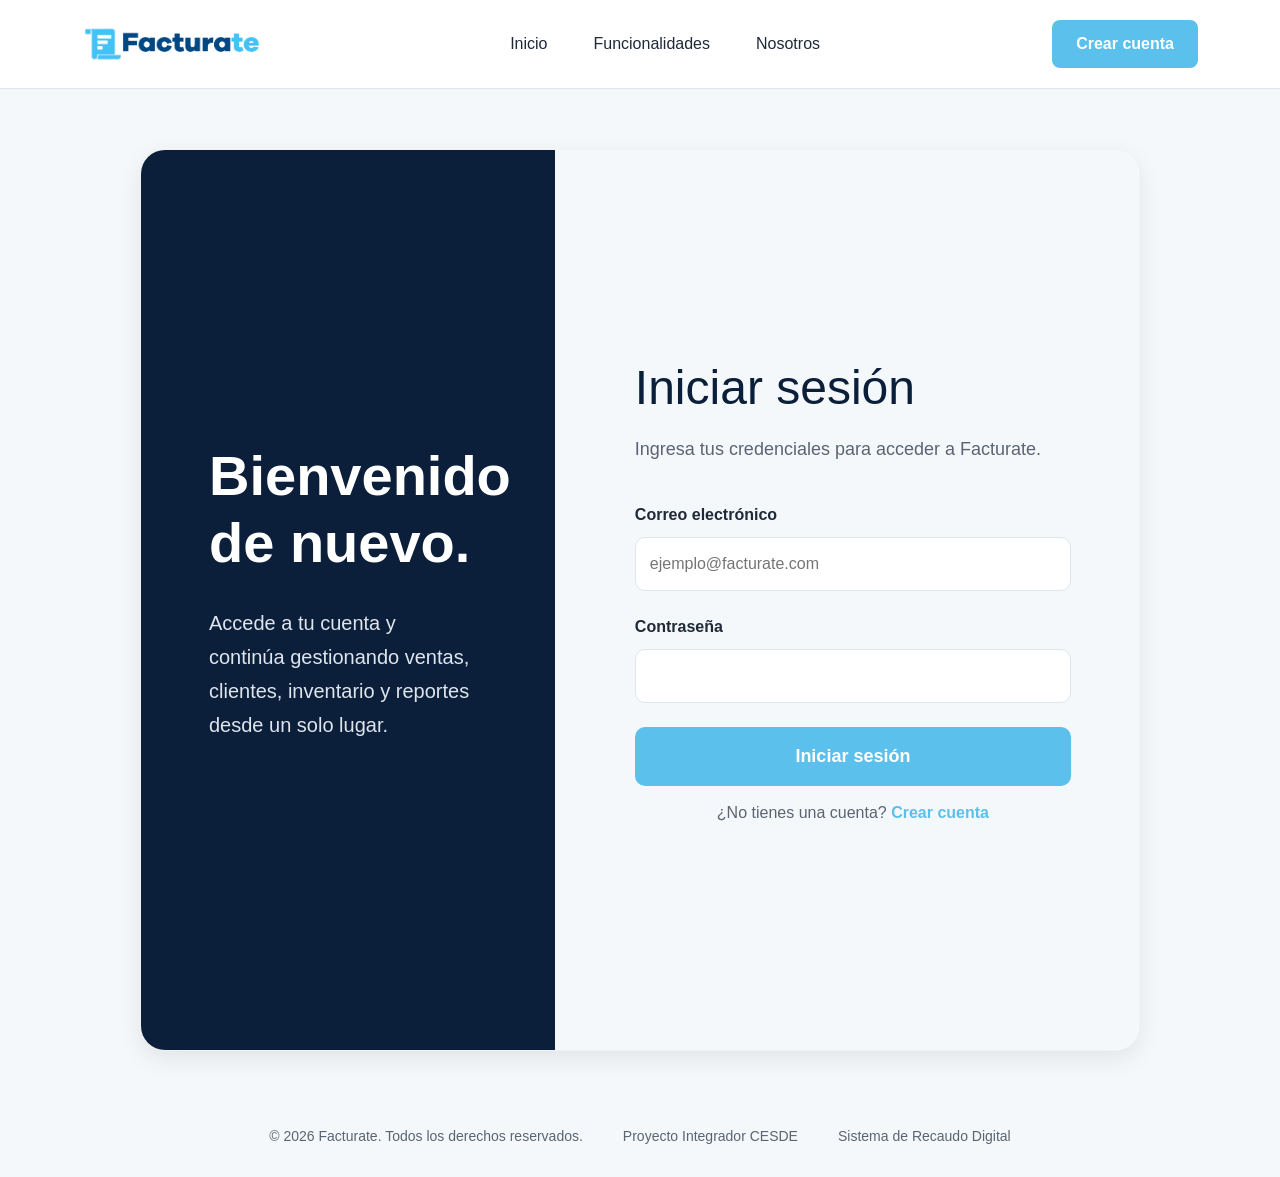
<file: login.html>
<!DOCTYPE html>
<html lang="es">

<head>
    <meta charset="UTF-8">
    <meta name="viewport" content="width=device-width, initial-scale=1.0">
    <title>Iniciar sesión</title>
    <link rel="icon" type="image/png" href="Imagenes/favicon.png">
    <!-- Bootstrap -->
    <link href="https://cdn.jsdelivr.net/npm/bootstrap@5.3.8/dist/css/bootstrap.min.css" rel="stylesheet">
    <!-- CSS personalizado -->
    <link rel="stylesheet" href="login.css">
</head>

<body>

    <!-- Header -->
    <header>

        <nav class="navbar navbar-expand-lg">

            <section class="container">

                <a class="navbar-brand" href="index.html#inicio">
                    <img src="Imagenes/logo-facturate.png" alt="Logo de Facturate">
                </a>
                <button class="navbar-toggler" type="button" data-bs-toggle="collapse" data-bs-target="#menuFacturate">
                    <span class="navbar-toggler-icon"></span>
                </button>
                <section class="collapse navbar-collapse" id="menuFacturate">
                    <ul class="navbar-nav mx-auto">
                        <li class="nav-item">
                            <a class="nav-link" href="index.html#inicio">Inicio</a>
                        </li>
                        <li class="nav-item">
                            <a class="nav-link" href="index.html#funcionalidades">Funcionalidades</a>
                        </li>
                        <li class="nav-item">
                            <a class="nav-link" href="nosotros.html">Nosotros</a>
                        </li>
                        <!-- Visible solo en móviles -->
                        <li class="nav-item d-lg-none">
                            <a class="nav-link" href="registro.html">Crear cuenta</a>
                        </li>
                    </ul>

                    <!-- Visible solo en escritorio -->
                    <a class="login d-none d-lg-inline-block" href="registro.html">
                        Crear cuenta
                    </a>

                </section>

            </section>

        </nav>
    </header>

    <!-- Main -->
    <main class="container-fluid">

        <section class="login-card">

            <section class="row min-vh-100">

                <!-- Panel izquierdo -->
                <section class="col-lg-5 login-info">
                    <h1>Bienvenido de nuevo.</h1>
                    <p>
                        Accede a tu cuenta y continúa gestionando
                        ventas, clientes, inventario y reportes
                        desde un solo lugar.
                    </p>
                </section>

                <!-- Formulario -->
                <section class="col-lg-7 login-formulario">
                    <h2>Iniciar sesión</h2>
                    <p>Ingresa tus credenciales para acceder a Facturate.</p>
                    <form id="formularioLogin" action="#" method="post" class="row g-4">
                        <article class="col-12">
                            <label for="email">Correo electrónico</label>
                            <input id="email" name="email" type="email" autocomplete="email"
                                placeholder="ejemplo@facturate.com" required>
                        </article>
                        <article class="col-12">
                            <label for="password">Contraseña</label>
                            <input id="password" name="password" type="password" autocomplete="current-password"
                                minlength="8" maxlength="32" required>
                        </article>
                        <article class="col-12" id="contenedorErrorLogin" hidden>
                            <p id="mensajeErrorLogin" class="mensaje-error-login" role="alert"></p>
                        </article>
                        <article class="col-12">
                            <button class="boton-login" type="submit">Iniciar sesión</button>
                        </article>
                        <article class="col-12 login-registro">
                            <p>
                                ¿No tienes una cuenta?
                                <a href="registro.html">Crear cuenta</a>
                            </p>
                        </article>
                    </form>
                </section>

            </section>

        </section>

    </main>

    <!-- Footer -->
    <footer class="login-footer">
        <p>© 2026 Facturate. Todos los derechos reservados.</p>
        <p>Proyecto Integrador CESDE</p>
        <p>Sistema de Recaudo Digital</p>
    </footer>

    <script src="https://cdn.jsdelivr.net/npm/bootstrap@5.3.8/dist/js/bootstrap.bundle.min.js"></script>

    <script type="module" src="js/login.js"></script>
</body>

</html>
</file>
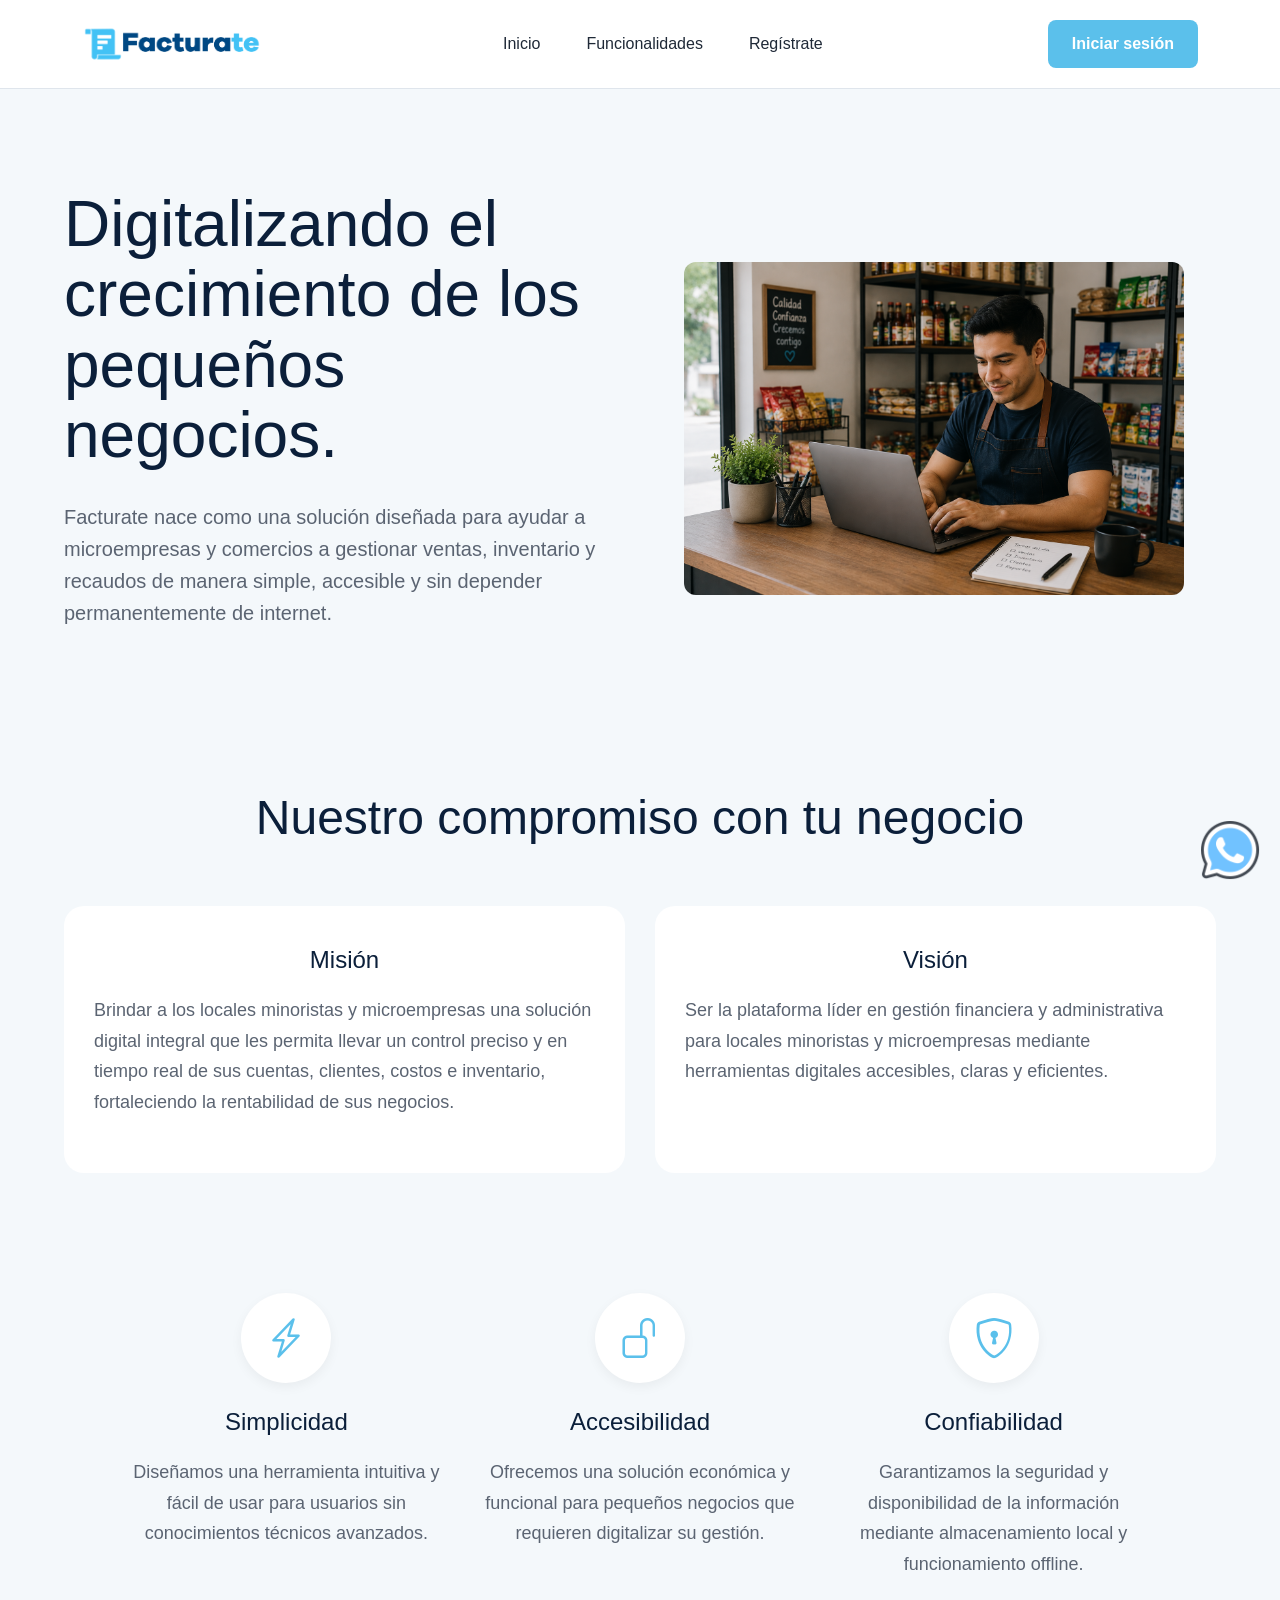
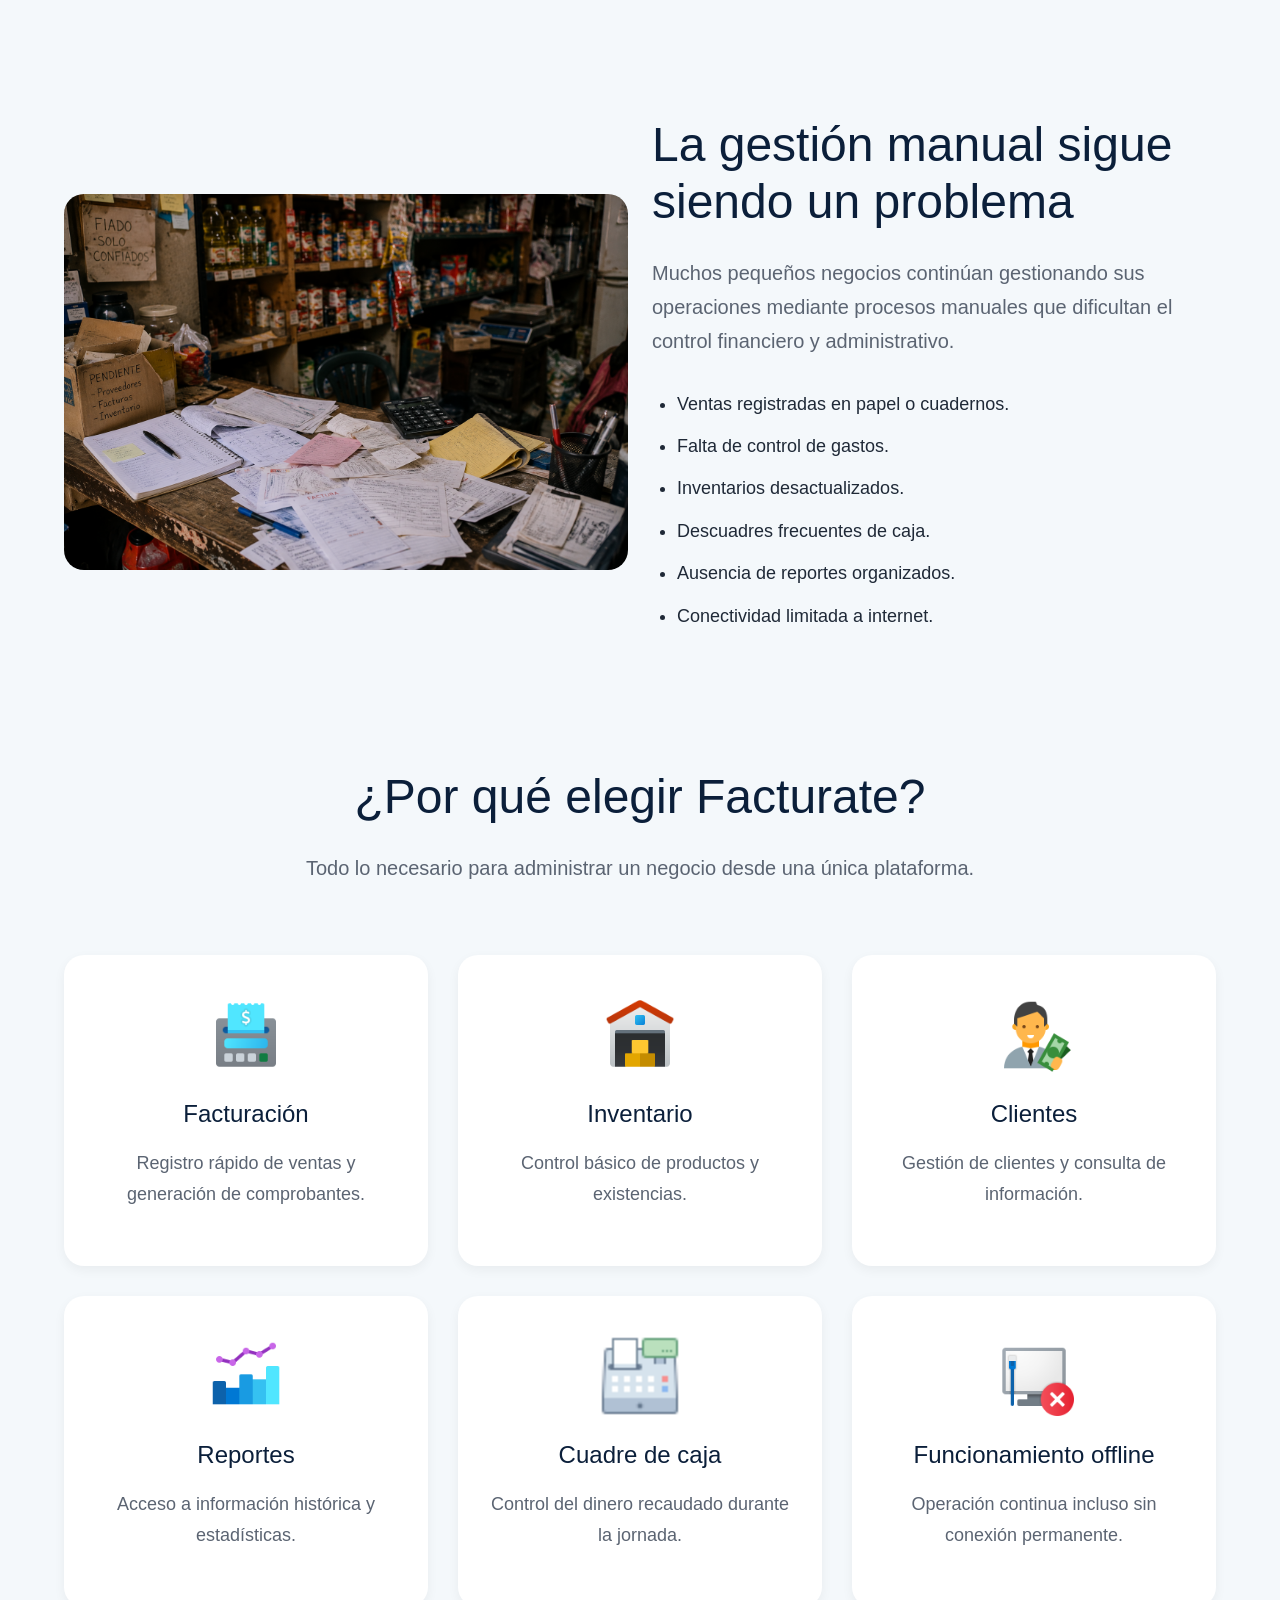
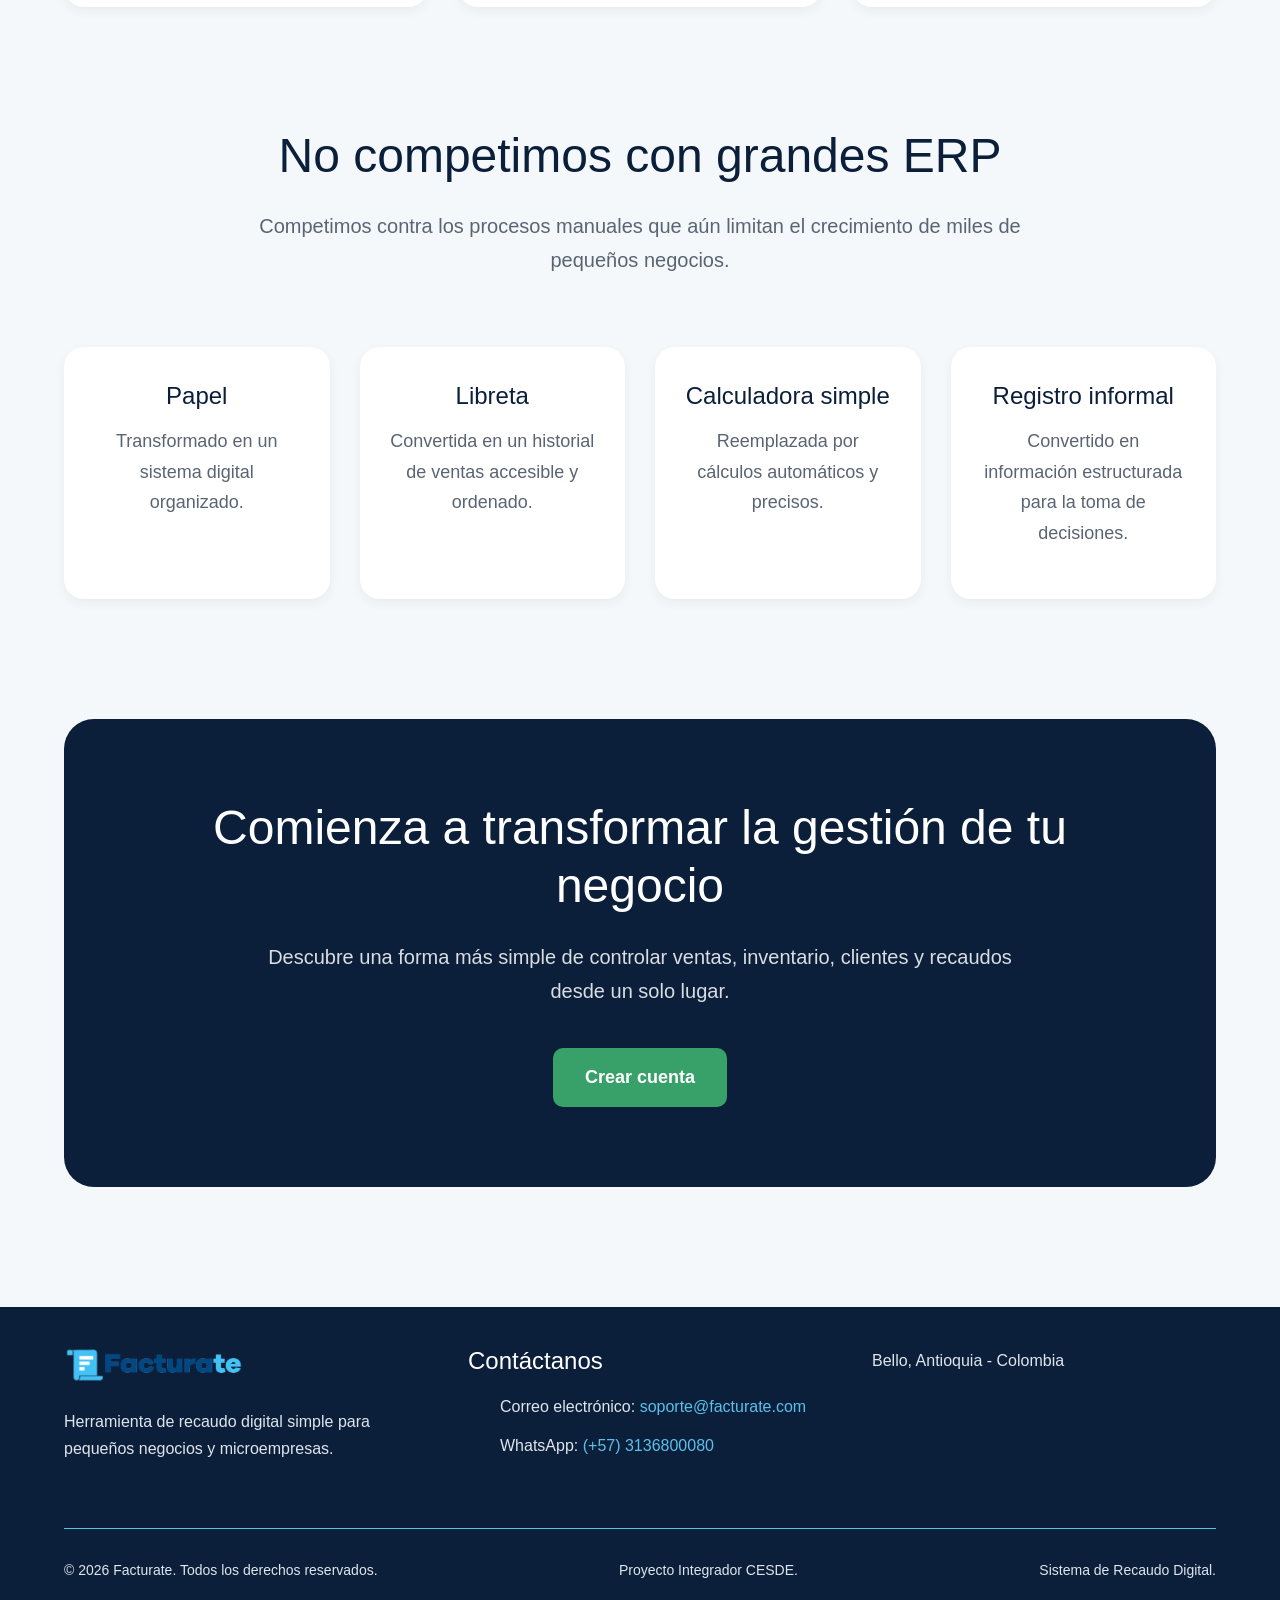
<file: nosotros.html>
<!DOCTYPE html>
<html lang="es">

<head>
    <meta charset="UTF-8">
    <meta name="viewport" content="width=device-width, initial-scale=1.0">
    <link href="https://cdn.jsdelivr.net/npm/bootstrap@5.3.8/dist/css/bootstrap.min.css" rel="stylesheet"
        integrity="sha384-sRIl4kxILFvY47J16cr9ZwB07vP4J8+LH7qKQnuqkuIAvNWLzeN8tE5YBujZqJLB" crossorigin="anonymous">
    <link rel="stylesheet" href="https://cdn.jsdelivr.net/npm/bootstrap-icons@1.11.3/font/bootstrap-icons.min.css">
    <link rel="stylesheet" href="nosotros.css">
    <title>Nosotros | Facturate</title>
    <link rel="icon" type="image/png" href="Imagenes/favicon.png">
</head>

<body>

    <!-- Header -->
    <header>

        <nav class="navbar navbar-expand-lg">

            <section class="container">

                <a class="navbar-brand" href="index.html#inicio">
                    <img src="Imagenes/logo-facturate.png" alt="Logo de Facturate">
                </a>
                <button class="navbar-toggler" type="button" data-bs-toggle="collapse" data-bs-target="#menuFacturate">
                    <span class="navbar-toggler-icon"></span>
                </button>

                <section class="collapse navbar-collapse" id="menuFacturate">

                    <ul class="navbar-nav mx-auto">
                        <li class="nav-item">
                            <a class="nav-link" href="index.html#inicio">Inicio</a>
                        </li>
                        <li class="nav-item">
                            <a class="nav-link" href="index.html#funcionalidades">Funcionalidades</a>
                        </li>
                        <li class="nav-item">
                            <a class="nav-link" href="registro.html">Regístrate</a>
                        </li>
                        <li class="nav-item d-lg-none">
                            <a class="nav-link" href="login.html">Iniciar sesión</a>
                        </li>
                    </ul>
                    <!-- Oculta el botón en móviles y lo muestra únicamente en escritorio -->
                    <a class="login d-none d-lg-inline-block" href="login.html">Iniciar sesión</a>

                </section>

            </section>

        </nav>

    </header>

    <!-- Contenido principal -->
    <main>

        <!-- Hero -->
        <section class="hero">

            <section class="row align-items-center">

                <article class="hero-texto col-lg-6">
                    <h1>Digitalizando el crecimiento de los pequeños negocios.</h1>
                    <p>
                        Facturate nace como una solución diseñada para ayudar a
                        microempresas y comercios a gestionar ventas, inventario
                        y recaudos de manera simple, accesible y sin depender
                        permanentemente de internet.
                    </p>
                </article>
                <article class="hero-imagen col-lg-6">
                    <img src="Imagenes/nosotros-hero.png" alt="Pequeño negocio utilizando herramientas digitales">
                </article>

            </section>

        </section>

        <!-- Misión, visión y valores -->
        <section class="compromiso-cartas">

            <h2>Nuestro compromiso con tu negocio</h2>

            <section class="compromiso-contenido">

                <article class="mision">
                    <h3>Misión</h3>
                    <p>
                        Brindar a los locales minoristas y microempresas una
                        solución digital integral que les permita llevar un
                        control preciso y en tiempo real de sus cuentas,
                        clientes, costos e inventario, fortaleciendo la
                        rentabilidad de sus negocios.
                    </p>
                </article>
                <article class="vision">
                    <h3>Visión</h3>
                    <p>
                        Ser la plataforma líder en gestión financiera y
                        administrativa para locales minoristas y
                        microempresas mediante herramientas digitales
                        accesibles, claras y eficientes.
                    </p>
                </article>

            </section>

            <!--Valores-->
            <section class="valores">

                <section class="row g-4">

                    <article class="valor col-lg-4 col-md-6">
                        <i class="bi bi-lightning-charge"></i>
                        <h3>Simplicidad</h3>
                        <p>
                            Diseñamos una herramienta intuitiva y fácil de usar
                            para usuarios sin conocimientos técnicos avanzados.
                        </p>
                    </article>
                    <article class="valor col-lg-4 col-md-6">
                        <i class="bi bi-unlock"></i>
                        <h3>Accesibilidad</h3>
                        <p>
                            Ofrecemos una solución económica y funcional para
                            pequeños negocios que requieren digitalizar su
                            gestión.
                        </p>
                    </article>
                    <article class="valor col-lg-4 col-md-6">
                        <i class="bi bi-shield-lock"></i>
                        <h3>Confiabilidad</h3>
                        <p>
                            Garantizamos la seguridad y disponibilidad de la
                            información mediante almacenamiento local y
                            funcionamiento offline.
                        </p>
                    </article>

                </section>

            </section>

        </section>

        <!-- Problema que resolvemos -->
        <section class="problema">

            <section class="row align-items-center">

                <article class="problema-imagen col-lg-6">
                    <img src="Imagenes/problema-negocio.png" alt="Registros manuales realizados en papel">
                </article>
                <article class="problema-texto col-lg-6">
                    <h2>La gestión manual sigue siendo un problema</h2>
                    <p>
                        Muchos pequeños negocios continúan gestionando sus
                        operaciones mediante procesos manuales que dificultan
                        el control financiero y administrativo.
                    </p>
                    <ul>
                        <li>Ventas registradas en papel o cuadernos.</li>
                        <li>Falta de control de gastos.</li>
                        <li>Inventarios desactualizados.</li>
                        <li>Descuadres frecuentes de caja.</li>
                        <li>Ausencia de reportes organizados.</li>
                        <li>Conectividad limitada a internet.</li>
                    </ul>
                </article>

            </section>
        </section>

        <!-- Por qué elegir Facturate -->
        <section class="beneficios">

            <h2>¿Por qué elegir Facturate?</h2>
            <p>
                Todo lo necesario para administrar un negocio desde una
                única plataforma.
            </p>

            <section class="beneficios-cartas">

                <article class="beneficio">
                    <img src="Imagenes/Facturacion.png" alt="Icono de facturación">
                    <h3>Facturación</h3>
                    <p>Registro rápido de ventas y generación de comprobantes.</p>
                </article>

                <article class="beneficio">
                    <img src="Imagenes/Inventario.png" alt="Icono de inventario">
                    <h3>Inventario</h3>
                    <p>Control básico de productos y existencias.</p>
                </article>
                <article class="beneficio">
                    <img src="Imagenes/Clientes.png" alt="Icono de clientes">
                    <h3>Clientes</h3>
                    <p>Gestión de clientes y consulta de información.</p>
                </article>
                <article class="beneficio">
                    <img src="Imagenes/Reportes.png" alt="Icono de reportes">
                    <h3>Reportes</h3>
                    <p>Acceso a información histórica y estadísticas.</p>
                </article>
                <article class="beneficio">
                    <img src="Imagenes/Caja.png" alt="Icono de cuadre de caja">
                    <h3>Cuadre de caja</h3>
                    <p>Control del dinero recaudado durante la jornada.</p>
                </article>
                <article class="beneficio">
                    <img src="Imagenes/Offline.png" alt="Icono de funcionamiento offline">
                    <h3>Funcionamiento offline</h3>
                    <p>Operación continua incluso sin conexión permanente.</p>
                </article>

            </section>

        </section>

        <!-- Enfoque estratégico -->
        <section class="enfoque">

            <h2>No competimos con grandes ERP</h2>
            <p>
                Competimos contra los procesos manuales que aún limitan el
                crecimiento de miles de pequeños negocios.
            </p>

            <section class="enfoque-cartas">

                <article class="enfoque-item">
                    <h3>Papel</h3>
                    <p>Transformado en un sistema digital organizado.</p>
                </article>
                <article class="enfoque-item">
                    <h3>Libreta</h3>
                    <p>Convertida en un historial de ventas accesible y ordenado.</p>
                </article>
                <article class="enfoque-item">
                    <h3>Calculadora simple</h3>
                    <p>Reemplazada por cálculos automáticos y precisos.</p>
                </article>
                <article class="enfoque-item">
                    <h3>Registro informal</h3>
                    <p>Convertido en información estructurada para la toma de decisiones.</p>
                </article>
            </section>

        </section>

        <!-- CTA -->
        <section class="cta">

            <h2>Comienza a transformar la gestión de tu negocio</h2>
            <p>
                Descubre una forma más simple de controlar ventas,
                inventario, clientes y recaudos desde un solo lugar.
            </p>
            <a href="registro.html">
                Crear cuenta
            </a>

        </section>

    </main>

    <!-- Footer -->
    <footer class="footer">

        <section class="footer-contenido">

            <article class="footer-marca">
                <img src="Imagenes/logo-facturate.png" alt="Logo Facturate">
                <p>
                    Herramienta de recaudo digital simple para pequeños
                    negocios y microempresas.
                </p>
            </article>
            <article>
                <h3>Contáctanos</h3>
                <ul>
                    <li>Correo electrónico:
                        <a href="mailto:julian.zapata.munera@gmail.com"> soporte@facturate.com</a>
                    </li>
                    <li>WhatsApp:
                        <a href="https://wa.me/573136800080">(+57) 3136800080</a>
                    </li>
                </ul>
            </article>
            <article>
                <p>Bello, Antioquia - Colombia</p>
            </article>

        </section>

        <section class="footer-copy">

            <p>© 2026 Facturate. Todos los derechos reservados.</p>
            <p>Proyecto Integrador CESDE.</p>
            <p>Sistema de Recaudo Digital.</p>

        </section>

    </footer>
    <a href="https://wa.me/573136800080" class="btn-whatsapp" target="_blank" aria-label="Contactar por WhatsApp">
        <img src="Imagenes/icon-whatsapp.png" alt="icono-wpp">
    </a>

    <script src="https://cdn.jsdelivr.net/npm/bootstrap@5.3.8/dist/js/bootstrap.bundle.min.js"></script>
</body>

</html>
</file>
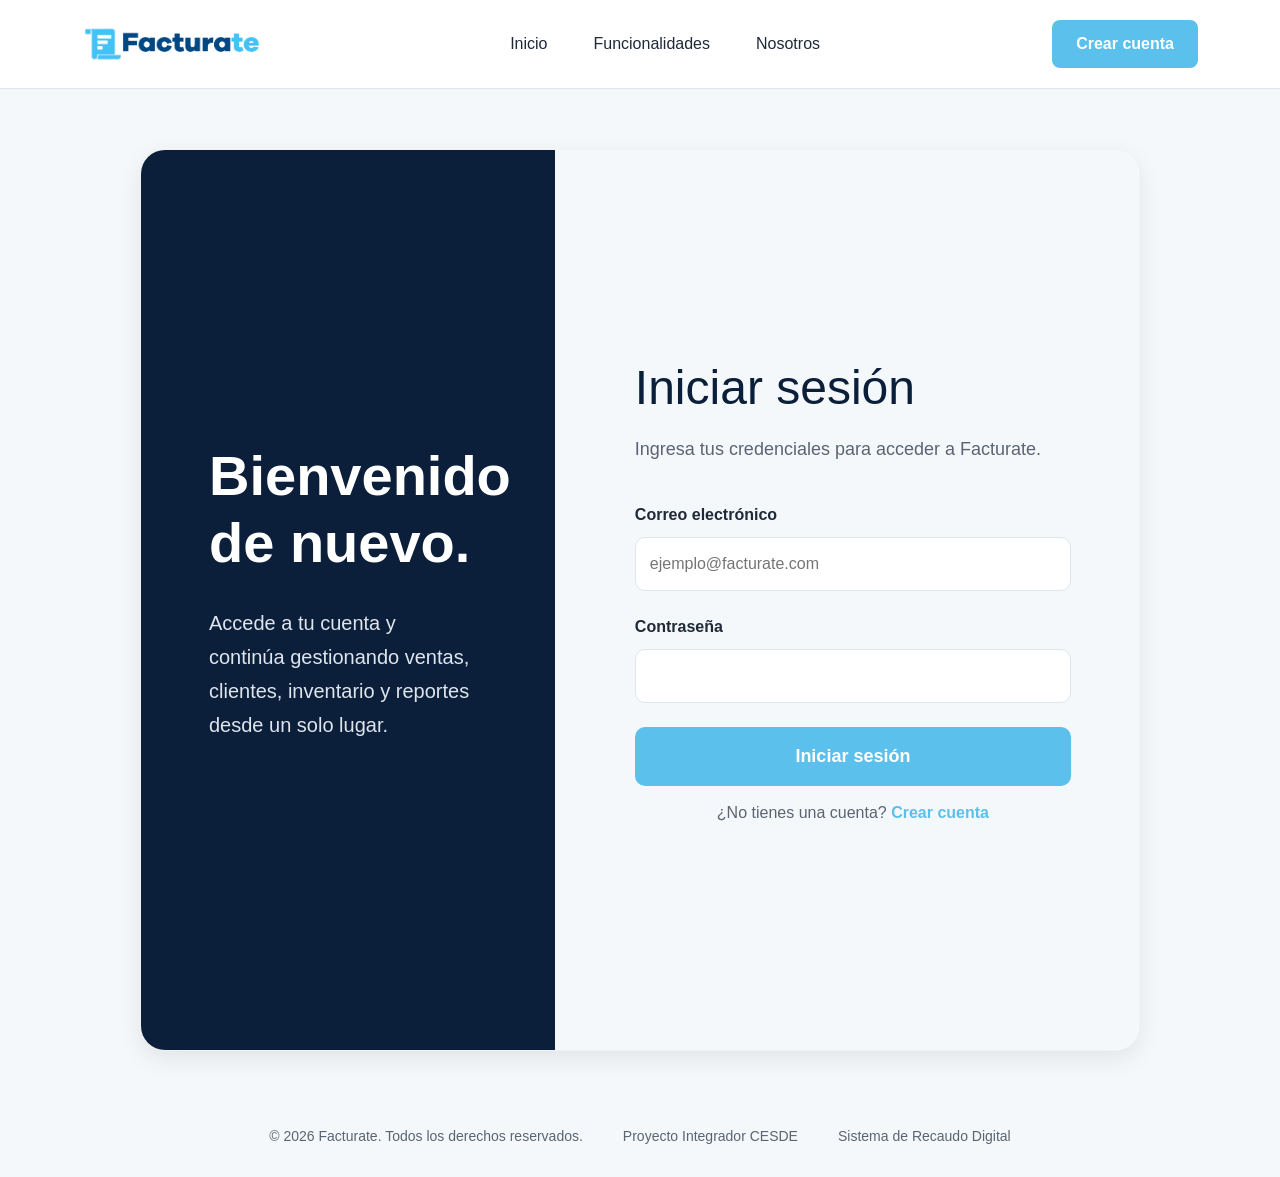
<file: productos.html>
<!doctype html>
<html lang="es">

<head>
    <meta charset="UTF-8" />
    <meta name="viewport" content="width=device-width, initial-scale=1.0" />
    <meta name="description" content="Administración de productos de Facturate" />
    <meta name="generator" content="handcoded" />

    <title>Productos | Facturate</title>

    <link rel="icon" type="image/png" href="Imagenes/favicon.png" />

    <link href="https://cdn.jsdelivr.net/npm/bootstrap@5.3.8/dist/css/bootstrap.min.css" rel="stylesheet" />

    <!-- Hojas de estilo compartidas y específicas -->
    <link rel="stylesheet" href="base.css" />
    <link rel="stylesheet" href="navegacion.css" />
    <link rel="stylesheet" href="productos.css" />
    <link rel="stylesheet" href="footer.css" />
</head>

<body>

    <!-- Página de administración de productos -->
    <section class="dashboard-layout">

        <!-- Encabezado superior -->
        <header class="topbar">

            <section class="topbar-left">

                <!-- Botón del menú hamburguesa -->
                <button type="button" class="btn-menu-hamburguesa" data-bs-toggle="offcanvas"
                    data-bs-target="#menuPrincipal" aria-controls="menuPrincipal"
                    aria-label="Abrir menú de navegación">
                    <span aria-hidden="true">&#9776;</span>
                </button>

                <!-- Título de la página -->
                <section class="topbar-heading">
                    <p class="topbar-subtitle">
                        FACTURATE / GESTIÓN DE PRODUCTOS
                    </p>

                    <h1>Productos</h1>
                </section>

            </section>

            <!-- Perfil del usuario -->
            <section class="user-profile">

                <span class="user-avatar" aria-hidden="true">JD</span>

                <section class="user-details">

                    <strong>Administrador</strong>

                    <span>Sesión de prueba</span>

                    <!-- Cerrar sesión -->
                    <button id="btnCerrarSesion" class="btn-cerrar-sesion" type="button">
                        Cerrar sesión
                    </button>

                </section>

            </section>

        </header>

        <!-- Contenido principal -->
        <main class="dashboard-main">

            <section class="dashboard-content">

                <!-- Administración de productos -->
                <section class="dashboard-card products-admin-section" id="gestion-productos">

                    <!-- Encabezado de la sección -->
                    <header class="products-admin-heading">

                        <section>
                            <h2>Administración de productos</h2>

                            <p>
                                Consulta, registra y administra los productos
                                disponibles en tu negocio.
                            </p>
                        </section>

                        <!-- Abrir formulario de creación -->
                        <button type="button" class="btn-dashboard" id="btnNuevoProducto"
                            data-bs-toggle="modal" data-bs-target="#modalProducto">
                            + Nuevo producto
                        </button>

                    </header>

                    <!-- Indicadores de productos -->
                    <section class="products-admin-metrics" aria-label="Indicadores de productos">

                        <article class="product-summary-card">

                            <span>Total de productos</span>

                            <strong id="totalProductosAdmin" aria-live="polite">
                                —
                            </strong>

                        </article>

                        <article class="product-summary-card">

                            <span>Productos activos</span>

                            <strong id="productosActivosAdmin" aria-live="polite">
                                —
                            </strong>

                        </article>

                        <article class="product-summary-card">

                            <span>Productos inactivos</span>

                            <strong id="productosInactivosAdmin" aria-live="polite">
                                —
                            </strong>

                        </article>

                    </section>

                    <!-- Búsqueda y filtros -->
                    <section class="products-admin-filters" aria-label="Búsqueda y filtros de productos">

                        <!-- Buscador -->
                        <article class="product-search">

                            <label for="buscarProductoAdmin">
                                Buscar producto
                            </label>

                            <input type="search" id="buscarProductoAdmin"
                                placeholder="Buscar por nombre, código o ID..."
                                autocomplete="off" />

                        </article>

                        <!-- Filtro por estado -->
                        <article class="product-status-filter">

                            <label for="filtroEstadoProducto">
                                Filtrar por estado
                            </label>

                            <select id="filtroEstadoProducto">

                                <option value="TODOS" selected>
                                    Todos los productos
                                </option>

                                <option value="ACTIVOS">
                                    Activos
                                </option>

                                <option value="INACTIVOS">
                                    Inactivos
                                </option>

                            </select>

                        </article>

                    </section>

                    <!-- Mensajes de estado -->
                    <p id="mensajeEstadoProductos" class="products-feedback" role="status"
                        aria-live="polite" hidden>
                    </p>

                    <!-- Control para mostrar u ocultar la tabla -->
                    <section class="products-table-controls">

                        <button type="button" class="btn-toggle-products" id="btnAlternarTabla"
                            aria-controls="contenedorTablaProductos" aria-expanded="true">
                            Ocultar tabla de productos
                        </button>

                    </section>

                    <!-- Tabla de productos -->
                    <section id="contenedorTablaProductos">

                        <section class="table-responsive" aria-label="Listado de productos">

                            <table class="history-table products-admin-table">

                                <thead>
                                    <tr>
                                        <th scope="col">ID</th>
                                        <th scope="col">Código</th>
                                        <th scope="col">Nombre del producto</th>
                                        <th scope="col">Categoría (ID)</th>
                                        <th scope="col">Precio de venta</th>
                                        <th scope="col">Maneja inventario</th>
                                        <th scope="col">Estado</th>
                                        <th scope="col">Acciones</th>
                                    </tr>
                                </thead>

                                <tbody id="tablaProductos" aria-live="polite">

                                    <tr>
                                        <td colspan="8" class="empty-table">
                                            Los productos aparecerán aquí cuando
                                            se cargue la información.
                                        </td>
                                    </tr>

                                </tbody>

                            </table>

                        </section>

                    </section>

                </section>

            </section>

        </main>

        <!-- Menú de navegación hamburguesa -->
        <aside class="offcanvas offcanvas-start dashboard-offcanvas" tabindex="-1"
            id="menuPrincipal" aria-labelledby="tituloMenuPrincipal">

            <!-- Encabezado del menú -->
            <header class="offcanvas-header">

                <a href="dashboard.html" class="dashboard-brand">
                    <img src="Imagenes/logo-facturate.png" alt="Facturate" />
                </a>

                <h2 class="visually-hidden" id="tituloMenuPrincipal">
                    Menú principal
                </h2>

                <button type="button" class="btn-close" data-bs-dismiss="offcanvas"
                    aria-label="Cerrar menú">
                </button>

            </header>

            <!-- Opciones de navegación -->
            <section class="offcanvas-body">

                <nav class="sidebar-navigation" aria-label="Navegación principal">

                    <p class="sidebar-label">
                        MENÚ PRINCIPAL
                    </p>

                    <a href="dashboard.html" class="sidebar-link">
                        Dashboard
                    </a>

                    <a href="clientes.html" class="sidebar-link">
                        Clientes
                    </a>

                    <a href="historial.html" class="sidebar-link">
                        Historial de ventas
                    </a>

                </nav>

            </section>

            <!-- Pie del menú -->
            <footer class="offcanvas-footer">

                <p>Facturate · CESDE 2026</p>

            </footer>

        </aside>

    </section>

    <!-- Footer compartido de Facturate -->
    <facturate-footer></facturate-footer>

    <!-- Modal para crear o editar productos -->
    <section class="modal fade product-modal" id="modalProducto" tabindex="-1"
        aria-labelledby="tituloModalProducto" aria-hidden="true">

        <section class="modal-dialog modal-dialog-centered modal-lg">

            <section class="modal-content">

                <!-- Encabezado del modal -->
                <header class="modal-header product-modal-header">

                    <section>

                        <span class="product-modal-eyebrow">
                            GESTIÓN DE PRODUCTOS
                        </span>

                        <h2 class="modal-title" id="tituloModalProducto">
                            Nuevo producto
                        </h2>

                        <p>
                            Completa la información para registrar un producto
                            en Facturate.
                        </p>

                    </section>

                    <button type="button" class="btn-close" data-bs-dismiss="modal"
                        aria-label="Cerrar ventana">
                    </button>

                </header>

                <!-- Formulario -->
                <form id="formularioProducto" autocomplete="off" novalidate>

                    <section class="modal-body product-modal-body">

                        <!-- Identificador del producto para edición -->
                        <input type="hidden" id="productoId" name="producto_id" />

                        <!-- Datos principales -->
                        <section class="product-form-grid">

                            <!-- Código -->
                            <article class="product-form-field">

                                <label for="codigoProducto">
                                    Código del producto <span aria-hidden="true">*</span>
                                </label>

                                <input type="text" id="codigoProducto" name="codigo_producto"
                                    placeholder="Ej. PROD-001" required />

                                <small>
                                    Ingresa un código único para identificar el producto.
                                </small>

                            </article>

                            <!-- Nombre -->
                            <article class="product-form-field">

                                <label for="nombreProducto">
                                    Nombre del producto <span aria-hidden="true">*</span>
                                </label>

                                <input type="text" id="nombreProducto" name="nombre_producto"
                                    placeholder="Ej. Café tradicional" required />

                            </article>

                            <!-- Categoría -->
                            <article class="product-form-field">

                                <label for="categoriaProducto">
                                    ID de categoría <span aria-hidden="true">*</span>
                                </label>

                                <input type="number" id="categoriaProducto" name="categoria_id"
                                    min="1" step="1" placeholder="Ej. 1" required />

                                <small>
                                    Ingresa el identificador numérico de la categoría.
                                </small>

                            </article>

                            <!-- Precio de venta -->
                            <article class="product-form-field">

                                <label for="precioVentaProducto">
                                    Precio de venta (COP) <span aria-hidden="true">*</span>
                                </label>

                                <input type="number" id="precioVentaProducto" name="precio_venta"
                                    min="0" step="1" inputmode="numeric"
                                    placeholder="Ej. 15000" required />

                            </article>

                            <!-- Descripción -->
                            <article class="product-form-field product-form-field-full">

                                <label for="descripcionProducto">
                                    Descripción del producto <span aria-hidden="true">*</span>
                                </label>

                                <textarea id="descripcionProducto" name="descripcion"
                                    rows="3" placeholder="Describe las características del producto..."
                                    required></textarea>

                            </article>

                        </section>

                        <!-- Opciones del producto -->
                        <section class="product-form-options">

                            <!-- Manejo de inventario -->
                            <label class="product-checkbox-option" for="manejaInventarioProducto">

                                <input type="checkbox" id="manejaInventarioProducto"
                                    name="maneja_inventario" checked />

                                <span>

                                    <strong>Maneja inventario</strong>

                                    <small>
                                        Indica si el producto requiere control de inventario.
                                    </small>

                                </span>

                            </label>

                            <!-- Estado -->
                            <label class="product-checkbox-option" for="activoProducto">

                                <input type="checkbox" id="activoProducto"
                                    name="activo" checked />

                                <span>

                                    <strong>Producto activo</strong>

                                    <small>
                                        Los productos inactivos no estarán disponibles
                                        para nuevas ventas.
                                    </small>

                                </span>

                            </label>

                        </section>

                        <!-- Valores definidos por la configuración actual -->
                        <input type="hidden" id="negocioProducto" name="negocio_id" value="1" />
                        <input type="hidden" id="tipoItemProducto" name="tipo_item_id" value="1" />

                        <!-- Mensaje de validación del formulario -->
                        <p id="mensajeFormularioProducto" class="product-form-feedback"
                            role="alert" aria-live="assertive" hidden>
                        </p>

                        <p class="product-modal-note">
                            El identificador del producto será asignado por la API.
                            El negocio y el tipo de ítem utilizan los valores
                            configurados actualmente en el catálogo.
                        </p>

                    </section>

                    <!-- Acciones del formulario -->
                    <footer class="modal-footer product-modal-footer">

                        <button type="button" class="btn-product-cancel"
                            data-bs-dismiss="modal">
                            Cancelar
                        </button>

                        <button type="submit" class="btn-product-save" id="btnGuardarProducto">
                            Guardar producto
                        </button>

                    </footer>

                </form>

            </section>

        </section>

    </section>

    <!-- JavaScript -->
    <script src="https://cdn.jsdelivr.net/npm/bootstrap@5.3.8/dist/js/bootstrap.bundle.min.js"></script>

    <script type="module" src="js/pro.js"></script>

    <script type="module" src="js/footer.js"></script>

</body>

</html>
</file>
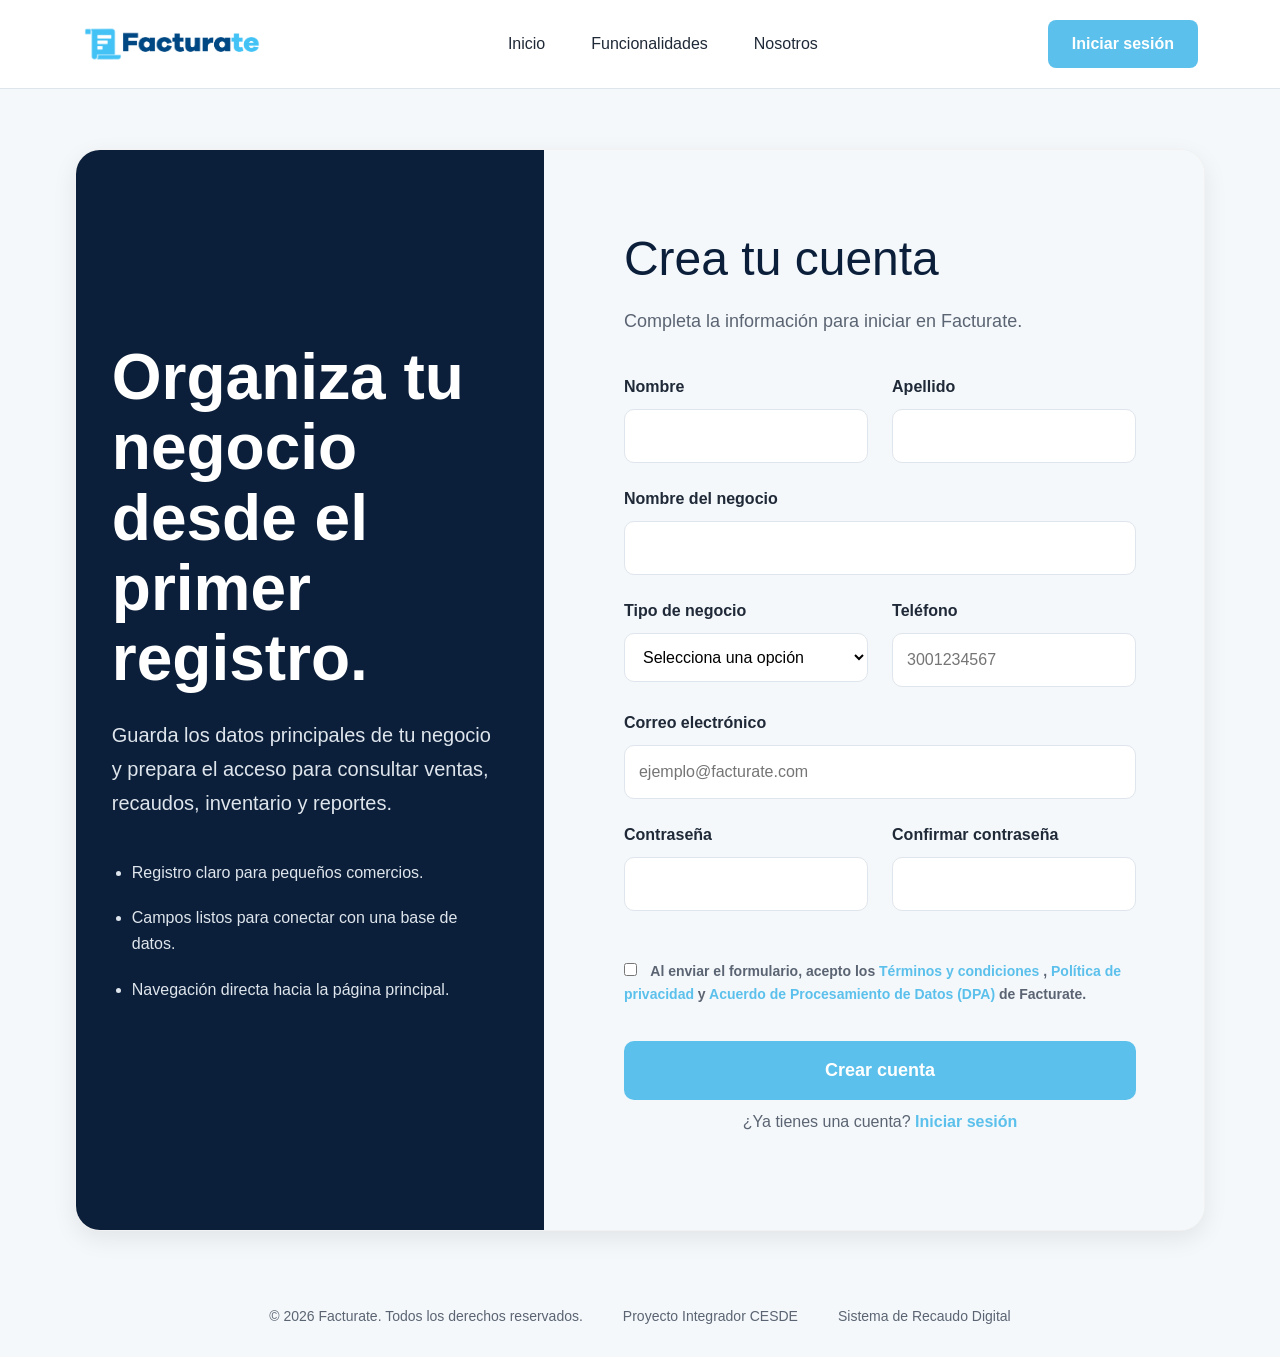
<file: registro.html>
<!doctype html>
<html lang="es">

<head>
    <meta charset="UTF-8">
    <meta name="viewport" content="width=device-width, initial-scale=1.0">
    <title>Crear cuenta | Facturate</title>
    <link rel="icon" type="image/png" href="Imagenes/favicon.png">
    <!-- Bootstrap -->
    <link href="https://cdn.jsdelivr.net/npm/bootstrap@5.3.8/dist/css/bootstrap.min.css" rel="stylesheet"
        integrity="sha384-sRIl4kxILFvY47J16cr9ZwB07vP4J8+LH7qKQnuqkuIAvNWLzeN8tE5YBujZqJLB" crossorigin="anonymous">
    <!-- CSS personalizado -->
    <link rel="stylesheet" href="registro.css">
</head>

<body>

    <!-- Header -->
    <header>

        <nav class="navbar navbar-expand-lg">

            <section class="container">

                <a class="navbar-brand" href="index.html#inicio">
                    <img src="Imagenes/logo-facturate.png" alt="Logo de Facturate">
                </a>
                <button class="navbar-toggler" type="button" data-bs-toggle="collapse" data-bs-target="#menuFacturate">
                    <span class="navbar-toggler-icon"></span>
                </button>
                <section class="collapse navbar-collapse" id="menuFacturate">
                    <ul class="navbar-nav mx-auto">
                        <li class="nav-item">
                            <a class="nav-link" href="index.html#inicio">Inicio</a>
                        </li>
                        <li class="nav-item">
                            <a class="nav-link" href="index.html#funcionalidades">Funcionalidades</a>
                        </li>
                        <li class="nav-item">
                            <a class="nav-link" href="nosotros.html">Nosotros</a>
                        </li>
                        <!-- Visible solo en móviles -->
                        <li class="nav-item d-lg-none">
                            <a class="nav-link" href="login.html">Iniciar sesión</a>
                        </li>
                    </ul>
                    <!-- Visible solo en escritorio -->
                    <a class="login d-none d-lg-inline-block" href="login.html">Iniciar sesión</a>

                </section>

            </section>

        </nav>

    </header>

    <!-- Main -->
    <main class="container-fluid">
        <!--contenedor fluido de Bootstrap (para que siempre mida el 100% del ancho de pantalla)-->
        <section class="registro-card">
            <section class="row min-vh-100">
                <!--Row para albergar columnas(col-). min-vh-100 aunque la seccion tenga muy poco texto o esté vacía, va a medir como mínimo todo el alto de la pantalla del usuario-->

                <!-- Introducción -->
                <section class="col-lg-5 registro-info d-flex flex-column justify-content-center px-5">

                    <h1 class="display-4 fw-bold mb-4"> Organiza tu negocio desde el primer registro.</h1>
                    <p>
                        Guarda los datos principales de tu negocio y prepara el acceso
                        para consultar ventas, recaudos, inventario y reportes.
                    </p>
                    <ul>
                        <li> Registro claro para pequeños comercios.</li>
                        <li> Campos listos para conectar con una base de datos.</li>
                        <li>Navegación directa hacia la página principal.</li>
                    </ul>

                </section>

                <!-- Formulario -->
                <section class="col-lg-7 registro-formulario">

                    <h2>Crea tu cuenta</h2>
                    <p>
                        Completa la información para iniciar en Facturate.
                    </p>
                    <form action="#" method="post" class="row g-4"> <!--grid Bootstrap.-->

                        <!-- Campos -->
                        <article class="col-md-6">
                            <label for="nombre">Nombre</label>
                            <input id="nombre" name="nombre" type="text" autocomplete="given-name" required>
                        </article>
                        <article class="col-md-6">
                            <label for="apellido">Apellido</label>
                            <input id="apellido" name="apellido" type="text" autocomplete="family-name" required>
                        </article>
                        <article class="col-12">
                            <label for="negocio">Nombre del negocio</label>
                            <input id="negocio" name="negocio" type="text" autocomplete="organization" required>
                        </article>
                        <article class="col-md-6">
                            <label for="tipo-negocio">Tipo de negocio</label>
                            <select id="tipo-negocio" name="tipo_negocio" required>
                                <option value="" disabled selected>Selecciona una opción</option>
                                <option value="tienda">Tienda</option>
                                <option value="restaurante">Restaurante</option>
                                <option value="papeleria">Papelería</option>
                                <option value="servicios">Servicios</option>
                                <option value="ferreteria">Ferretería</option>
                                <option value="otro">Otro</option>
                            </select>
                        </article>
                        <article class="col-md-6">
                            <label for="telefono">Teléfono</label>
                            <input id="telefono" name="telefono" type="tel" autocomplete="tel" pattern="[0-9]{10}"
                                placeholder="3001234567" required>
                        </article>
                        <article class="col-12">
                            <label for="email">Correo electrónico</label>
                            <input id="email" name="email" type="email" autocomplete="email"
                                placeholder="ejemplo@facturate.com" required>
                        </article>
                        <article class="col-md-6">
                            <label for="password">Contraseña</label>
                            <input id="password" name="password" type="password" autocomplete="new-password"
                                minlength="8" maxlength="32" required>
                        </article>
                        <article class="col-md-6">
                            <label for="confirmar-password">Confirmar contraseña</label>
                            <input id="confirmar-password" name="confirmar_password" type="password"
                                autocomplete="new-password" minlength="8" maxlength="32" required>
                        </article>

                        <!--Términos y condiciones-->
                        <article class="col-12">
                            <label class="registro-legal" for="terminos">
                                <input id="terminos" name="terminos" type="checkbox" required>
                                Al enviar el formulario, acepto los
                                <a href="#">Términos y condiciones</a>
                                ,
                                <a href="#">Política de privacidad</a>
                                y
                                <a href="#">Acuerdo de Procesamiento de Datos (DPA)</a>
                                de Facturate.
                            </label>
                        </article>

                        <!-- Botón -->
                        <article class="col-12">
                            <button class="boton-registro" type="submit">Crear cuenta </button>
                        </article>

                        <!-- Inicio de sesión -->
                        <article class="col-12 registro-login">
                            <p>¿Ya tienes una cuenta?
                                <a href="login.html">Iniciar sesión</a>
                            </p>
                        </article>

                    </form>

                </section>
            </section>
        </section>
    </main>

    <!--Footer-->
    <footer class="registro-footer">
        <p>© 2026 Facturate. Todos los derechos reservados.</p>
        <p>Proyecto Integrador CESDE</p>
        <p>Sistema de Recaudo Digital</p>
    </footer>

    <script src="https://cdn.jsdelivr.net/npm/bootstrap@5.3.8/dist/js/bootstrap.bundle.min.js"></script>
</body>

</html>
</file>
<file: base.css>
/*========================================
=         ESTILOS BASE FACTURATE         =
========================================*/

:root {
    --azul-oscuro: #0b1f3a;
    --azul-claro: #5bc0eb;
    --azul-hover: #38a9d5;
    --verde: #37a169;
    --gris-oscuro: #1f2937;
    --gris-medio: #5b6472;
    --gris-claro: #dfe5ec;
    --gris-fondo: #f4f8fb;
    --blanco: #ffffff;
}

/* Reinicio general: unifica el cálculo de tamaños y elimina márgenes por defecto. */
* {
    margin: 0;
    padding: 0;
    box-sizing: border-box;
}

/* Configuración tipográfica y cromática compartida por todas las páginas. */
body {
    background-color: var(--gris-fondo);
    font-family: Arial, Helvetica, sans-serif;
    color: var(--gris-oscuro);
}
</file>
<file: styles.css>
/*========================================
=       ESTILOS PÁGINA PRINCIPAL INDEX   =
========================================*/

/* Los estilos globales están centralizados en base.css. */

/*========================================
=          PÁGINA PRINCIPAL: INDEX       =
========================================*/

/*========================================
=                HEADER                  =
========================================*/

header {
    background-color: var(--blanco);
    border-bottom: 1px solid var(--gris-claro);
    position: sticky;
    top: 0;
    z-index: 1000;
}

.navbar {
    padding: 20px 0;
    background-color: var(--blanco);
}

.navbar-brand img {
    width: 180px;
    height: auto;
}

.nav-link {
    color: var(--gris-oscuro);
    font-size: 16px;
    font-weight: 500;
    margin: 0 15px;
}

.nav-link:hover {
    color: var(--azul-claro);
}

.login {
    background-color: var(--azul-claro);
    color: var(--blanco);
    text-decoration: none;
    padding: 12px 24px;
    border-radius: 8px;
    font-weight: bold;
}

.navbar-toggler {
    border: 2px solid var(--gris-medio);
}

.navbar-toggler:focus {
    box-shadow: none;
}

.login:hover {
    opacity: 0.8;
}

/*========================================
=                 HERO                   =
========================================*/

/* Sección principal de presentación */

.hero {
    width: 90%;
    max-width: 1200px;
    margin: 80px auto;
    display: flex;
    align-items: center;
    justify-content: space-between;
    gap: 60px;
}

/* Columnas del Hero */
.hero-texto {
    flex: 1;
}

.hero-imagen {
    flex: 1;
}

.hero-imagen img {
    width: 100%;
    height: auto;
    border-radius: 20px;
}

/* Contenido textual */
.hero-slogan {
    color: var(--verde);
    font-size: 23px;
    font-weight: bold;
    font-style: italic;
    margin-bottom: 20px;
}

.hero-texto h1 {
    font-size: 64px;
    color: var(--azul-oscuro);
    line-height: 1.1;
    margin-bottom: 30px;
    /* Reduce el espacio entre líneas del título principal */
}

.hero-descripcion {
    font-size: 20px;
    color: var(--gris-medio);
    line-height: 1.6;
    margin-bottom: 40px;
}

/* Botones de acción */
.hero-botones {
    display: flex;
    gap: 20px;
    margin-bottom: 50px;
}

.boton-primario {
    background-color: var(--azul-claro);
    color: var(--blanco);
    text-decoration: none;
    padding: 15px 30px;
    border-radius: 10px;
    font-weight: bold;
}

.boton-primario:hover {
    opacity: 0.8;
}

.boton-secundario {
    background-color: var(--blanco);
    color: var(--azul-oscuro);
    text-decoration: none;
    padding: 15px 30px;
    border: 2px solid var(--gris-claro);
    border-radius: 10px;
    font-weight: bold;
}

.boton-secundario:hover {
    opacity: 0.8;
    border-color: var(--gris-medio);
}

/* Estadísticas destacadas */
.hero-estadisticas {
    display: flex;
    gap: 70px;
}

.estadistica {
    width: 160px;
}

.estadistica strong {
    display: block;
    font-size: 24px;
    color: var(--azul-oscuro);
    margin-bottom: 10px;
}

.estadistica p {
    color: var(--gris-medio);
    line-height: 1.5;
}

/*========================================
=           FUNCIONALIDADES              =
========================================*/

/* Sección de funcionalidades */
.funcionalidades {
    width: 90%;
    max-width: 1200px;
    margin: 120px auto;
    text-align: center;
}

.funcionalidades h2 {
    font-size: 48px;
    color: var(--azul-oscuro);
    margin-bottom: 25px;
}

.funcionalidades>p {
    font-size: 20px;
    color: var(--gris-medio);
    line-height: 1.7;
    max-width: 800px;
    margin: 0 auto 70px auto;
    /* Aplica únicamente al párrafo principal de la sección */
}

/* Contenedor de tarjetas */
.funcionalidades-cartas {
    display: flex;
    gap: 30px;
    align-items: stretch;
    /* Mantiene todas las tarjetas con la misma altura */
}

/* Tarjetas de funcionalidad */
.funcionalidad {
    background-color: var(--blanco);
    padding: 40px 30px;
    border-radius: 20px;
    text-align: center;
    flex: 1;
}

.funcionalidad h3 {
    font-size: 24px;
    color: var(--azul-oscuro);
    margin-bottom: 20px;
}

.funcionalidad p {
    color: var(--gris-medio);
    line-height: 1.6;
}

/*========================================
=                MÓDULOS                =
========================================*/

.modulos {
    width: 90%;
    max-width: 1200px;
    margin: 140px auto;
    display: flex;
    align-items: center;
    gap: 80px;
}

.modulos-texto {
    flex: 1;
}

.modulos-texto h2 {
    font-size: 48px;
    color: var(--azul-oscuro);
    margin-bottom: 25px;
}

.modulos-texto>p {
    font-size: 20px;
    color: var(--gris-medio);
    line-height: 1.7;
    margin-bottom: 50px;
}

.modulos-lista {
    display: flex;
    flex-direction: column;
    /*Ordena los elementos en forma de columna, uno debajo del otro (en vertical)*/
    gap: 30px;
}

.modulo {
    background-color: var(--blanco);
    padding: 30px;
    border-radius: 18px;
}

.modulo h3 {
    color: var(--azul-oscuro);
    font-size: 24px;
    margin-bottom: 15px;
}

.modulo p {
    color: var(--gris-medio);
    line-height: 1.6;
}

.modulos-manual {
    flex: 1;
}

.modulos-manual img {
    width: 100%;
    border-radius: 25px;
}

/*========================================
=                 CTA                    =
========================================*/

/* Sección de llamada a la acción */
.cta {
    width: 90%;
    max-width: 1200px;
    margin: 140px auto;
    padding: 80px;
    display: flex;
    justify-content: space-between;
    align-items: center;
    gap: 60px;

    background-color: var(--azul-oscuro);
    border-radius: 30px;
}

/* Contenido principal */
.cta-texto {
    flex: 1;
}

.cta-texto h2 {
    font-size: 48px;
    color: var(--blanco);
    margin-bottom: 25px;
}

.cta-texto p {
    font-size: 20px;
    color: var(--gris-claro);
    line-height: 1.6;
    margin-bottom: 35px;
}

/* Lista de beneficios */
.cta-texto ul {
    list-style-position: inside;
}

.cta-texto li {
    color: var(--gris-claro);
    line-height: 1.6;
    margin-bottom: 18px;
}

/* Tarjeta de acción */
.cta-accion {
    width: 100%;
    max-width: 350px;
    padding: 40px;

    background-color: var(--blanco);
    border-radius: 25px;
    text-align: center;
}

.cta-accion h2 {
    font-size: 32px;
    color: var(--azul-oscuro);
    margin-bottom: 20px;
}

.cta-accion p {
    color: var(--gris-medio);
    line-height: 1.6;
    margin-bottom: 30px;
}

/* Botón principal del CTA */
.boton-cta {
    display: inline-block;
    padding: 15px 30px;
    background-color: var(--verde);
    color: var(--blanco);
    text-decoration: none;
    border-radius: 10px;
    font-weight: bold;
}

.cta a:hover {
    background-color: var(--verde);
    color: var(--blanco);
    opacity: 0.9;
}

/*========================================
=            BOTÓN WHATSAPP              =
========================================*/

/* Botón flotante de WhatsApp */
.btn-whatsapp {
    position: fixed;
    bottom: 20px;
    right: 20px;
    z-index: 1000;
}

.btn-whatsapp img {
    width: 60px;
    height: auto;
}

/*========================================
=      RESPONSIVE - MÓVILES PEQUEÑOS     =
========================================*/

@media (max-width: 480px) {

    /*========================================
    =                 HERO                   =
    ========================================*/

    /* Organizar Hero en una sola columna */
    .hero {
        flex-direction: column;
        margin: 40px auto;
        gap: 30px;
    }

    /* Reducir tamaño del título principal */
    .hero-texto h1 {
        font-size: 36px;
    }

    /* Reducir tamaño de la descripción */
    .hero-descripcion {
        font-size: 16px;
    }

    /* Organizar botones en columna */
    .hero-botones {
        flex-direction: column;
        margin-bottom: 30px;
    }

    /* Reducir tamaño de los botones */
    .boton-primario,
    .boton-secundario {
        padding: 12px 20px;
    }

    /* Organizar estadísticas en columna */
    .hero-estadisticas {
        flex-direction: column;
        gap: 20px;
    }

    /* Permitir ancho completo de las estadísticas */
    .estadistica {
        width: 100%;
    }

    /* Reducir tamaño de títulos de estadísticas */
    .estadistica strong {
        font-size: 20px;
    }

    .estadistica p {
        font-size: 15px;
        line-height: 1.5;
    }

    /* Centrar imagen principal */
    .hero-imagen {
        width: 90%;
        margin: 0 auto;
    }

    /*========================================
    =           FUNCIONALIDADES              =
    ========================================*/

    /* Organizar tarjetas en columna */
    .funcionalidades-cartas {
        flex-direction: column;
        gap: 20px;
    }

    /* Reducir espacios exteriores */
    .funcionalidades {
        margin: 80px auto;
    }

    /* Reducir tamaño del título */
    .funcionalidades h2 {
        font-size: 36px;
    }

    /* Reducir tamaño de la descripción */
    .funcionalidades>p {
        font-size: 16px;
    }

    /* Reducir espacio interno de tarjetas */
    .funcionalidad {
        padding: 30px 20px;
    }

    /* Reducir tamaño de títulos */
    .funcionalidad h3 {
        font-size: 22px;
    }

    /*========================================
    =                MÓDULOS                =
    ========================================*/

    /* Organizar módulos en columna */
    .modulos {
        flex-direction: column;
        gap: 40px;
        margin: 80px auto;
    }

    /* Reducir tamaño del título */
    .modulos-texto h2 {
        font-size: 32px;
    }

    /* Reducir tamaño de la descripción */
    .modulos-texto>p {
        font-size: 16px;
        margin-bottom: 30px;
    }

    /* Reducir espacio interno */
    .modulo {
        padding: 25px 20px;
    }

    /* Reducir tamaño de títulos */
    .modulo h3 {
        font-size: 22px;
    }

    /* Centrar imagen */
    .modulos-manual {
        width: 90%;
        margin: 0 auto;
    }

    /*========================================
    =                  CTA                   =
    ========================================*/

    /* Organizar CTA en columna */
    .cta {
        flex-direction: column;
        gap: 30px;
        padding: 40px 25px;
        margin: 80px auto;
    }

    /* Reducir tamaño del título */
    .cta-texto h2 {
        font-size: 36px;
        line-height: 1.2;
    }

    /* Reducir tamaño de descripción */
    .cta-texto p {
        font-size: 16px;
    }

    /* Reducir tamaño de la lista */
    .cta-texto li {
        font-size: 15px;
        line-height: 1.6;
    }

    /* Eliminar restricciones de ancho */
    .cta-accion {
        max-width: 100%;
    }

    .cta-texto,
    .cta-accion {
        width: 100%;
        max-width: 100%;
    }

}

/*========================================
=      RESPONSIVE - CELULARES GRANDES    =
========================================*/

@media (min-width: 481px) and (max-width: 767px) {

    /*========================================
    =                 HERO                   =
    ========================================*/

    /* Organizar Hero en columna */
    .hero {
        flex-direction: column;
        margin: 60px auto;
        gap: 40px;
    }

    /* Ajustar tamaño del título */
    .hero-texto h1 {
        font-size: 52px;
    }

    /* Ajustar tamaño de la descripción */
    .hero-descripcion {
        font-size: 18px;
    }

    /* Organizar botones en fila adaptable */
    .hero-botones {
        flex-direction: row;
        justify-content: center;
        flex-wrap: wrap;
    }

    /* Centrar estadísticas */
    .hero-estadisticas {
        justify-content: center;
        gap: 40px;
    }

    /* Centrar imagen principal */
    .hero-imagen {
        width: 80%;
        margin: 0 auto;
    }

    /*========================================
    =           FUNCIONALIDADES              =
    ========================================*/

    /* Ajustar espacio exterior */
    .funcionalidades {
        margin: 100px auto;
    }

    /* Ajustar tamaño del título */
    .funcionalidades h2 {
        font-size: 42px;
    }

    /* Ajustar tamaño de la descripción */
    .funcionalidades>p {
        font-size: 18px;
    }

    /* Organizar tarjetas en columna */
    .funcionalidades-cartas {
        flex-direction: column;
        gap: 25px;
    }

    /*========================================
    =                MÓDULOS                =
    ========================================*/

    /* Organizar módulos en columna */
    .modulos {
        flex-direction: column;
        gap: 50px;
        margin: 100px auto;
    }

    /* Ajustar tamaño del título */
    .modulos-texto h2 {
        font-size: 42px;
    }

    /* Ajustar tamaño de la descripción */
    .modulos-texto>p {
        font-size: 18px;
    }

    /* Centrar imagen */
    .modulos-manual {
        width: 80%;
        margin: 0 auto;
    }

    /*========================================
    =                  CTA                   =
    ========================================*/

    /* Organizar CTA en columna */
    .cta {
        flex-direction: column;
        gap: 40px;
        padding: 60px 40px;
        margin: 100px auto;
    }

    /* Ajustar tamaño del título */
    .cta-texto h2 {
        font-size: 42px;
    }

    /* Permitir ancho completo */
    .cta-texto,
    .cta-accion {
        width: 100%;
        max-width: 100%;
    }

}

/*========================================
=          RESPONSIVE - TABLETS          =
========================================*/

@media (min-width: 768px) and (max-width: 1024px) {

    /*========================================
    =                 HERO                   =
    ========================================*/

    /* Ajustar distribución del Hero */
    .hero {
        gap: 40px;
        align-items: center;
    }

    /* Ajustar tamaño del título */
    .hero-texto h1 {
        font-size: 54px;
    }

    /* Ajustar tamaño de la descripción */
    .hero-descripcion {
        font-size: 18px;
    }

    /* Reducir separación entre botones */
    .hero-botones {
        gap: 15px;
    }

    /* Reducir separación entre estadísticas */
    .hero-estadisticas {
        gap: 30px;
    }

    /* Reducir ancho de cada estadística */
    .estadistica {
        width: 120px;
    }

    /* Ajustar imagen principal */
    .hero-imagen img {
        width: 100%;
    }

    /*========================================
    =           FUNCIONALIDADES              =
    ========================================*/

    /* Ajustar tamaño del título */
    .funcionalidades h2 {
        font-size: 48px;
    }

    /* Reducir separación entre tarjetas */
    .funcionalidades-cartas {
        gap: 20px;
    }

    /* Ajustar espacio interno */
    .funcionalidad {
        padding: 35px 25px;
    }

    /*========================================
    =                MÓDULOS                =
    ========================================*/

    /* Ajustar separación entre columnas */
    .modulos {
        gap: 50px;
    }

    /* Ajustar tamaño del título */
    .modulos-texto h2 {
        font-size: 46px;
    }

    /* Ajustar espacio interno */
    .modulo {
        padding: 25px;
    }

    /*========================================
    =                  CTA                   =
    ========================================*/

    /* Ajustar espacios internos */
    .cta {
        padding: 60px 40px;
        gap: 40px;
    }

    /* Ajustar tamaño del título */
    .cta-texto h2 {
        font-size: 46px;
    }

    /* Reducir ancho de la tarjeta lateral */
    .cta-accion {
        max-width: 300px;
    }

}
</file>
<file: footer.css>
/*========================================
=          FOOTER COMPARTIDO FACTURATE   =
========================================*/

.footer {
    width: 100%;
    background-color: var(--azul-oscuro);
    padding: 40px 0 20px;
}

/* Distribución de marca, contacto y ubicación. */
.footer-contenido {
    width: 90%;
    max-width: 1200px;
    margin: 0 auto;
    display: flex;
    justify-content: space-between;
    align-items: flex-start;
    gap: 60px;
}

.footer-contenido article {
    flex: 1;
    min-width: 0;
}

/* Marca y descripción. */
.footer-marca img {
    display: block;
    width: 180px;
    max-width: 100%;
    height: auto;
    margin-bottom: 25px;
}

/* Textos generales del footer. */
.footer p {
    color: var(--gris-claro);
    line-height: 1.7;
}

.footer h3 {
    color: var(--blanco);
    font-size: 24px;
    margin-bottom: 20px;
}

/* Información de contacto. */
.footer ul {
    list-style: none;
    padding: 0;
    margin: 0;
}

.footer li {
    color: var(--gris-claro);
    line-height: 1.6;
    margin-bottom: 15px;
    overflow-wrap: anywhere;
}

.footer a {
    color: var(--azul-claro);
    text-decoration: none;
}

.footer a:hover {
    color: var(--blanco);
    text-decoration: underline;
}

.footer a:focus-visible {
    outline: 2px solid var(--azul-claro);
    outline-offset: 4px;
    border-radius: 2px;
}

/* Franja inferior con copyright y datos académicos. */
.footer-copy {
    width: 90%;
    max-width: 1200px;
    margin: 50px auto 0;
    padding-top: 30px;
    display: flex;
    justify-content: space-between;
    align-items: center;
    gap: 20px;
    border-top: 1px solid var(--azul-claro);
    font-size: 14px;
}

.footer-copy p {
    margin: 0;
}

/*========================================
=         RESPONSIVE: MÓVILES             =
========================================*/

@media (max-width: 480px) {
    .footer-contenido {
        flex-direction: column;
        gap: 30px;
    }

    .footer-marca img {
        width: 150px;
    }

    .footer h3 {
        font-size: 20px;
    }

    .footer-copy {
        flex-direction: column;
        align-items: center;
        text-align: center;
        gap: 10px;
    }

    .footer-copy p {
        font-size: 13px;
    }
}

/*========================================
=      RESPONSIVE: CELULARES GRANDES     =
========================================*/

@media (min-width: 481px) and (max-width: 767px) {
    .footer-contenido {
        flex-direction: column;
        gap: 35px;
    }

    .footer-copy {
        flex-direction: column;
        align-items: center;
        text-align: center;
        gap: 10px;
    }
}

/*========================================
=          RESPONSIVE: TABLETS           =
========================================*/

@media (min-width: 768px) and (max-width: 1024px) {
    .footer-contenido {
        gap: 40px;
    }
}
</file>
<file: navegacion.css>
/*========================================
=      ESTILOS DE NAVEGACION FACTURATE   =
========================================*/

.dashboard-brand {
    display: block;
    background-color: var(--blanco);
    padding: 10px;
    border-radius: 10px;
    text-align: center;
}

.dashboard-brand img {
    width: 100%;
    max-width: 180px;
    height: auto;
}

.sidebar-navigation {
    display: flex;
    flex-direction: column;
    gap: 8px;
}

.sidebar-label {
    color: #a9b8c9;
    font-size: 11px;
    font-weight: bold;
    letter-spacing: 1px;
    margin: 0 10px 12px;
}

.sidebar-link {
    display: block;
    color: #dce6f0;
    text-decoration: none;
    padding: 13px 15px;
    border-radius: 8px;
    font-size: 15px;
    transition: background-color 0.2s ease;
}

.sidebar-link:hover,
.sidebar-link.active {
    background-color: rgba(91, 192, 235, 0.2);
    color: var(--blanco);
}

.topbar {
    position: sticky;
    top: 0;
    z-index: 1020;
    display: flex;
    align-items: center;
    justify-content: space-between;
    background-color: var(--blanco);
    padding: 20px 35px;
    border-bottom: 1px solid var(--gris-claro);
}

/*========================================
=        NAVEGACIÓN DEL ENCABEZADO       =
========================================*/

.topbar-left {
    display: flex;
    align-items: center;
    gap: 18px;
    min-width: 0;
}

.btn-menu-hamburguesa {
    display: inline-flex;
    justify-content: center;
    align-items: center;
    flex-shrink: 0;
    width: 44px;
    height: 44px;
    border: 1px solid var(--gris-claro);
    border-radius: 9px;
    background-color: var(--gris-fondo);
    color: var(--azul-oscuro);
    font-size: 25px;
    cursor: pointer;
    transition: background-color 0.2s ease, border-color 0.2s ease;
}

.btn-menu-hamburguesa:hover {
    background-color: #e8f6fc;
    border-color: var(--azul-claro);
}

.btn-menu-hamburguesa:focus-visible {
    outline: 3px solid rgba(91, 192, 235, 0.3);
    outline-offset: 2px;
}

.topbar-subtitle {
    font-size: 11px;
    font-weight: bold;
    letter-spacing: 1px;
    color: var(--gris-medio);
    margin-bottom: 5px;
}

.topbar-heading h1 {
    font-size: 24px;
    color: var(--azul-oscuro);
    margin: 0;
}

.user-profile {
    display: flex;
    align-items: center;
    gap: 12px;
}

.user-avatar {
    display: flex;
    justify-content: center;
    align-items: center;
    width: 42px;
    height: 42px;
    border-radius: 50%;
    background-color: var(--azul-claro);
    color: var(--blanco);
    font-weight: bold;
}

.user-details {
    display: flex;
    flex-direction: column;
    gap: 3px;
}

.user-details strong {
    font-size: 14px;
}

.user-details span {
    color: var(--gris-medio);
    font-size: 12px;
}

.btn-cerrar-sesion {
    align-self: flex-start;
    width: fit-content;
    margin-top: 5px;
    padding: 5px 9px;
    border: 1px solid #f1c5c8;
    border-radius: 6px;
    background-color: var(--blanco);
    color: #b42332;
    font-size: 12px;
    font-weight: bold;
    cursor: pointer;
    transition: background-color 0.2s ease, border-color 0.2s ease;
}

.btn-cerrar-sesion:hover {
    background-color: #fcebec;
    border-color: #dc3545;
}

/*========================================
=         MENÚ HAMBURGUESA OFFCANVAS     =
========================================*/

.dashboard-offcanvas {
    --bs-offcanvas-width: 290px;

    background-color: var(--azul-oscuro);
    color: var(--blanco);
}

.dashboard-offcanvas .offcanvas-header {
    padding: 24px 20px;
    border-bottom: 1px solid rgba(255, 255, 255, 0.12);
}

.dashboard-offcanvas .dashboard-brand {
    width: 100%;
    max-width: 190px;
}

.dashboard-offcanvas .offcanvas-header .btn-close {
    filter: invert(1);
    opacity: 0.8;
}

.dashboard-offcanvas .offcanvas-header .btn-close:hover {
    opacity: 1;
}

.dashboard-offcanvas .offcanvas-body {
    padding: 25px 18px;
}

.offcanvas-footer {
    padding: 17px 18px;
    border-top: 1px solid rgba(255, 255, 255, 0.12);
}

.offcanvas-footer p {
    margin: 0;
    color: #a9b8c9;
    font-size: 12px;
    text-align: center;
}

/*========================================
=       RESPONSIVE DE NAVEGACIÓN         =
========================================*/

@media (max-width: 760px) {

    .topbar {
        padding: 18px;
    }

}

@media (max-width: 480px) {
    /* Aquí van los estilos trasladados */

    .topbar-heading h1 {
        font-size: 20px;
    }

    .topbar {
        flex-wrap: wrap;
        gap: 14px;
        padding: 15px;
    }

    .topbar-left {
        gap: 10px;
    }

    .user-profile {
        gap: 9px;
        margin-left: auto;
    }

    .user-avatar {
        width: 36px;
        height: 36px;
        font-size: 13px;
    }

    .user-details {
        display: flex;
        gap: 2px;
    }

    .user-details strong {
        font-size: 12px;
    }

    .user-details span {
        font-size: 11px;
    }

    .btn-cerrar-sesion {
        font-size: 11px;
    }
}
</file>
<file: clientes.css>
/*========================================
=       ESTILOS DEL MÓDULO DE CLIENTES   =
========================================*/

/*========================================
=          ESTRUCTURA DE LA PÁGINA       =
========================================*/

.dashboard-layout {
    width: 100%;
    min-height: 100vh;
}

.dashboard-main {
    min-width: 0;
}

.dashboard-content {
    width: 100%;
    max-width: 1600px;
    margin: 0 auto;
    padding: 30px;
}

/*========================================
=        CONTENEDOR DE ADMINISTRACIÓN    =
========================================*/

.dashboard-card {
    background-color: var(--blanco);
    border: 1px solid var(--gris-claro);
    border-radius: 14px;
    padding: 26px;
    box-shadow: 0 3px 12px rgba(0, 0, 0, 0.035);
}

.clients-admin-section {
    min-width: 0;
    margin: 0 0 30px;
    scroll-margin-top: 24px;
}

/*========================================
=          ENCABEZADO DE CLIENTES        =
========================================*/

.clients-admin-heading {
    display: flex;
    justify-content: space-between;
    align-items: center;
    gap: 20px;
    margin-bottom: 26px;
}

.clients-admin-heading h2 {
    margin: 0 0 7px;
    color: var(--azul-oscuro);
    font-size: 23px;
    font-weight: 700;
    line-height: 1.25;
}

.clients-admin-heading p {
    margin: 0;
    color: var(--gris-medio);
    font-size: 14px;
    line-height: 1.55;
}

.btn-dashboard {
    display: inline-block;
    background-color: var(--azul-claro);
    color: var(--blanco);
    text-decoration: none;
    padding: 12px 20px;
    border-radius: 8px;
    font-weight: bold;
    transition: background-color 0.2s ease;
}

.btn-dashboard:hover {
    background-color: var(--azul-hover);
    color: var(--blanco);
}

.btn-dashboard:focus-visible {
    outline: 3px solid rgba(91, 192, 235, 0.3);
    outline-offset: 3px;
}

.btn-dashboard:active {
    transform: translateY(1px);
}

/*========================================
=          INDICADORES DE CLIENTES       =
========================================*/

.clients-admin-metrics {
    display: grid;
    grid-template-columns: repeat(3, minmax(0, 1fr));
    gap: 16px;
    margin-bottom: 26px;
}

.client-summary-card {
    display: flex;
    flex-direction: column;
    justify-content: space-between;
    gap: 9px;
    min-width: 0;
    min-height: 108px;
    padding: 18px 20px;
    border: 1px solid var(--gris-claro);
    border-radius: 11px;
    background: linear-gradient(145deg, #ffffff 0%, #f7fbfd 100%);
}

.client-summary-card span {
    color: var(--gris-medio);
    font-size: 13px;
    font-weight: 600;
    line-height: 1.4;
}

.client-summary-card strong {
    color: var(--azul-oscuro);
    font-size: 27px;
    font-weight: 700;
    line-height: 1.1;
    font-variant-numeric: tabular-nums;
}

/*========================================
=           BÚSQUEDA Y FILTROS           =
========================================*/

.clients-admin-filters {
    display: grid;
    grid-template-columns: minmax(0, 1fr) 260px;
    gap: 16px;
    align-items: end;
    margin-bottom: 21px;
}

.client-search,
.client-status-filter {
    min-width: 0;
}

.client-search label,
.client-status-filter label {
    display: block;
    margin-bottom: 8px;
    color: var(--gris-oscuro);
    font-size: 13px;
    font-weight: 700;
}

.client-search input,
.client-status-filter select {
    display: block;
    width: 100%;
    min-width: 0;
    min-height: 45px;
    padding: 10px 12px;
    border: 1px solid var(--gris-claro);
    border-radius: 8px;
    outline: none;
    background-color: var(--blanco);
    color: var(--gris-oscuro);
    font-family: inherit;
    font-size: 14px;
    transition: border-color 0.2s ease, box-shadow 0.2s ease;
}

.client-search input::placeholder {
    color: #8993a1;
    opacity: 1;
}

.client-search input:focus,
.client-status-filter select:focus {
    border-color: var(--azul-claro);
    box-shadow: 0 0 0 3px rgba(91, 192, 235, 0.16);
}

/*========================================
=       CONTROL DE VISIBILIDAD TABLA     =
========================================*/

.table-actions {
    display: flex;
    justify-content: flex-start;
    margin-top: -7px;
    margin-bottom: 16px;
}

.btn-toggle-tabla {
    border: 1px solid var(--azul-claro);
    border-radius: 7px;
    padding: 8px 12px;
    background-color: var(--blanco);
    color: var(--azul-oscuro);
    font-size: 13px;
    font-weight: bold;
    cursor: pointer;
    transition: background-color 0.2s ease, color 0.2s ease;
}

.btn-toggle-tabla:hover {
    background-color: #e8f6fc;
}

.btn-toggle-tabla:focus-visible {
    outline: 3px solid rgba(91, 192, 235, 0.3);
    outline-offset: 2px;
}

/*========================================
=             TABLA DE CLIENTES          =
========================================*/

.clients-admin-section .table-responsive {
    width: 100%;
    overflow-x: auto;
    border: 1px solid var(--gris-claro);
    border-radius: 10px;
    scrollbar-width: thin;
    scrollbar-color: #b8c5d2 #f4f8fb;
}

.clients-admin-table {
    width: 100%;
    min-width: 760px;
    margin: 0;
    border-collapse: collapse;
    color: var(--gris-oscuro);
    font-size: 13px;
    vertical-align: middle;
}

.clients-admin-table thead th {
    padding: 15px 14px;
    border-bottom: 1px solid var(--gris-claro);
    background-color: #f4f8fb;
    color: var(--gris-medio);
    font-size: 12px;
    font-weight: 700;
    text-align: left;
    text-transform: uppercase;
    letter-spacing: 0.35px;
    white-space: nowrap;
}

.clients-admin-table tbody td {
    padding: 14px;
    border-bottom: 1px solid #e8edf2;
    background-color: var(--blanco);
    color: var(--gris-oscuro);
    line-height: 1.45;
    vertical-align: middle;
}

.clients-admin-table tbody tr:last-child td {
    border-bottom: 0;
}

.clients-admin-table tbody tr:hover td {
    background-color: #f8fbfd;
}

.clients-admin-table th:first-child,
.clients-admin-table td:first-child {
    width: 75px;
    white-space: nowrap;
}

.clients-admin-table th:nth-child(5),
.clients-admin-table td:nth-child(5) {
    white-space: nowrap;
}

.clients-admin-table th:last-child,
.clients-admin-table td:last-child {
    min-width: 170px;
    white-space: nowrap;
}

.clients-admin-table .empty-table {
    padding: 30px 18px !important;
    color: var(--gris-medio);
    font-size: 13px;
    text-align: center !important;
}

/* Etiquetas de estado creadas por ui.js */
#tablaClientes .badge {
    display: inline-block;
    padding: 5px 9px;
    border-radius: 20px;
    font-size: 11px;
    font-weight: 700;
    line-height: 1.2;
    letter-spacing: 0.1px;
}

/* Botones de acciones generados dinámicamente por ui.js */
#tablaClientes .btn {
    min-height: 32px;
    padding: 5px 9px;
    border-radius: 6px;
    font-size: 12px;
    line-height: 1.2;
}

#tablaClientes .btn:focus-visible {
    outline: 3px solid rgba(91, 192, 235, 0.25);
    outline-offset: 2px;
}

/*========================================
=             MODAL DE CLIENTES          =
========================================*/

.client-modal .modal-dialog {
    width: calc(100% - 30px);
    max-width: 760px;
    margin-right: auto;
    margin-left: auto;
}

.client-modal .modal-content {
    overflow: hidden;
    border: 1px solid rgba(11, 31, 58, 0.08);
    border-radius: 16px;
    background-color: var(--blanco);
    box-shadow: 0 18px 55px rgba(11, 31, 58, 0.2);
}

.client-modal-header {
    display: flex;
    justify-content: space-between;
    align-items: flex-start;
    gap: 18px;
    padding: 25px 28px 20px;
    border-bottom: 1px solid var(--gris-claro);
}

.client-modal-eyebrow {
    display: block;
    margin-bottom: 7px;
    color: var(--azul-hover);
    font-size: 10px;
    font-weight: 700;
    letter-spacing: 1.2px;
}

.client-modal-header .modal-title {
    margin: 0;
    color: var(--azul-oscuro);
    font-size: 22px;
    font-weight: 700;
    line-height: 1.25;
}

.client-modal-header p {
    margin: 7px 0 0;
    color: var(--gris-medio);
    font-size: 13px;
    line-height: 1.5;
}

.client-modal-header .btn-close {
    flex: 0 0 auto;
    margin-top: 3px;
}

.client-modal-body {
    padding: 25px 28px;
}

.client-form-grid {
    display: grid;
    grid-template-columns: repeat(2, minmax(0, 1fr));
    gap: 18px;
}

.client-form-field {
    min-width: 0;
}

.client-form-field-full {
    grid-column: 1 / -1;
}

.client-form-field label {
    display: block;
    margin-bottom: 8px;
    color: var(--gris-oscuro);
    font-size: 13px;
    font-weight: 700;
}

.client-form-field label span {
    color: #dc3545;
}

.client-form-field input,
.client-form-field select {
    display: block;
    width: 100%;
    min-width: 0;
    min-height: 44px;
    padding: 10px 12px;
    border: 1px solid var(--gris-claro);
    border-radius: 8px;
    outline: none;
    background-color: var(--blanco);
    color: var(--gris-oscuro);
    font-family: inherit;
    font-size: 14px;
    transition: border-color 0.2s ease, box-shadow 0.2s ease;
}

.client-form-field input:focus,
.client-form-field select:focus {
    border-color: var(--azul-claro);
    box-shadow: 0 0 0 3px rgba(91, 192, 235, 0.15);
}

.client-form-field input:disabled,
.client-form-field select:disabled,
.client-form-field input[readonly] {
    background-color: #f1f4f7;
    color: var(--gris-medio);
    cursor: not-allowed;
}

.client-form-field small,
.client-checkbox-option small {
    display: block;
    margin-top: 6px;
    color: var(--gris-medio);
    font-size: 11px;
    line-height: 1.45;
}

.client-form-options {
    display: grid;
    grid-template-columns: repeat(2, minmax(0, 1fr));
    gap: 12px;
    margin-top: 24px;
}

.client-checkbox-option {
    display: flex;
    align-items: flex-start;
    gap: 10px;
    min-width: 0;
    min-height: 76px;
    padding: 13px;
    border: 1px solid var(--gris-claro);
    border-radius: 9px;
    background-color: #fbfdfe;
    cursor: pointer;
    transition: border-color 0.2s ease, background-color 0.2s ease;
}

.client-checkbox-option:hover {
    border-color: #b8dfee;
    background-color: #f5fbfe;
}

.client-checkbox-option input {
    flex: 0 0 16px;
    width: 16px;
    height: 16px;
    margin: 2px 0 0;
    accent-color: var(--azul-claro);
    cursor: pointer;
}

.client-checkbox-option input:disabled {
    cursor: not-allowed;
}

.client-checkbox-option strong {
    display: block;
    color: var(--gris-oscuro);
    font-size: 12px;
    line-height: 1.4;
}

.client-checkbox-option small {
    margin-top: 4px;
}

.client-modal-note {
    margin: 18px 0 0;
    padding: 11px 13px;
    border-left: 3px solid var(--azul-claro);
    border-radius: 4px;
    background-color: #f1f9fd;
    color: var(--gris-medio);
    font-size: 12px;
    line-height: 1.5;
}

.client-modal-footer {
    display: flex;
    justify-content: flex-end;
    align-items: center;
    gap: 10px;
    padding: 17px 28px 22px;
    border-top: 1px solid var(--gris-claro);
}

.btn-client-cancel,
.btn-client-save {
    min-width: 125px;
    min-height: 40px;
    padding: 10px 16px;
    border: 1px solid transparent;
    border-radius: 8px;
    font-family: inherit;
    font-size: 13px;
    font-weight: 700;
    line-height: 1.2;
    cursor: pointer;
    transition: background-color 0.2s ease, border-color 0.2s ease, color 0.2s ease;
}

.btn-client-cancel {
    border-color: var(--gris-claro);
    background-color: var(--blanco);
    color: var(--gris-oscuro);
}

.btn-client-cancel:hover {
    border-color: #bdc8d3;
    background-color: var(--gris-fondo);
}

.btn-client-save {
    background-color: var(--azul-claro);
    color: var(--blanco);
}

.btn-client-save:hover:not(:disabled) {
    border-color: var(--azul-hover);
    background-color: var(--azul-hover);
    color: var(--blanco);
}

.btn-client-save:disabled {
    opacity: 0.55;
    cursor: not-allowed;
}

.btn-client-cancel:focus-visible,
.btn-client-save:focus-visible {
    outline: 3px solid rgba(91, 192, 235, 0.3);
    outline-offset: 2px;
}

/*========================================
=            DISEÑO RESPONSIVO           =
========================================*/

@media (max-width: 1100px) {
    .clients-admin-metrics {
        gap: 12px;
    }

    .client-summary-card {
        padding: 17px;
    }
}

@media (max-width: 760px) {
    .dashboard-content {
        padding: 20px;
    }

    .dashboard-card {
        padding: 22px;
    }

    .clients-admin-heading {
        align-items: flex-start;
        flex-direction: column;
        gap: 14px;
    }

    .clients-admin-heading .btn-dashboard {
        width: 100%;
    }

    .clients-admin-metrics {
        grid-template-columns: 1fr;
        gap: 10px;
    }

    .client-summary-card {
        min-height: 88px;
    }

    .clients-admin-filters {
        grid-template-columns: 1fr;
        gap: 14px;
    }

    .client-modal-header,
    .client-modal-body {
        padding-right: 20px;
        padding-left: 20px;
    }

    .client-modal-footer {
        padding-right: 20px;
        padding-left: 20px;
    }
}

@media (max-width: 480px) {
    .dashboard-content {
        padding: 15px;
    }

    .dashboard-card {
        padding: 18px;
        border-radius: 11px;
    }

    .clients-admin-heading h2 {
        font-size: 20px;
    }

    .clients-admin-heading p {
        font-size: 13px;
    }

    .client-summary-card {
        padding: 15px 16px;
    }

    .client-summary-card strong {
        font-size: 24px;
    }

    .clients-admin-section .table-responsive {
        border-radius: 8px;
    }

    .client-modal .modal-dialog {
        width: calc(100% - 20px);
        margin: 10px auto;
    }

    .client-modal-header {
        gap: 12px;
        padding-top: 20px;
        padding-bottom: 17px;
    }

    .client-modal-header .modal-title {
        font-size: 20px;
    }

    .client-modal-header p {
        font-size: 12px;
    }

    .client-modal-body {
        padding-top: 20px;
        padding-bottom: 20px;
    }

    .client-form-grid,
    .client-form-options {
        grid-template-columns: 1fr;
    }

    .client-form-field-full {
        grid-column: auto;
    }

    .client-form-options {
        margin-top: 18px;
    }

    .client-modal-footer {
        flex-direction: column-reverse;
        align-items: stretch;
        padding-top: 15px;
        padding-bottom: 18px;
    }

    .btn-client-cancel,
    .btn-client-save {
        width: 100%;
    }
}

@media (max-width: 360px) {
    .dashboard-content {
        padding: 12px;
    }

    .dashboard-card {
        padding: 15px;
    }

    .client-modal-header,
    .client-modal-body {
        padding-right: 16px;
        padding-left: 16px;
    }

    .client-modal-footer {
        padding-right: 16px;
        padding-left: 16px;
    }
}

@media (prefers-reduced-motion: reduce) {

    .btn-dashboard,
    .client-search input,
    .client-status-filter select,
    .client-checkbox-option,
    .btn-client-cancel,
    .btn-client-save {
        transition: none;
    }
}
</file>
<file: dashboard.css>
/*========================================
=       ESTILOS DEL DASHBOARD FACTURATE  =
========================================*/

/*========================================
=             ESTRUCTURA GENERAL         =
========================================*/

.dashboard-layout {
    width: 100%;
    min-height: 100vh;
}

/*========================================
=              CONTENIDO PRINCIPAL       =
========================================*/

.dashboard-main {
    min-width: 0;
}

/*========================================
=              ÁREA DE TRABAJO           =
========================================*/

.dashboard-content {
    max-width: 1600px;
    margin: 0 auto;
    padding: 30px;
}

.page-intro {
    display: flex;
    justify-content: space-between;
    align-items: center;
    gap: 20px;
    margin-bottom: 25px;
}

.page-intro h2,
.section-heading h2 {
    color: var(--azul-oscuro);
    font-size: 25px;
    font-weight: bold;
    margin-bottom: 7px;
}

.page-intro p,
.section-heading p {
    color: var(--gris-medio);
    margin: 0;
    font-size: 14px;
}

.btn-dashboard {
    display: inline-block;
    background-color: var(--azul-claro);
    color: var(--blanco);
    text-decoration: none;
    padding: 12px 20px;
    border-radius: 8px;
    font-weight: bold;
    transition: background-color 0.2s ease;
}

.btn-dashboard:hover {
    background-color: var(--azul-hover);
    color: var(--blanco);
}

/*========================================
=             TARJETAS DE INDICADORES    =
========================================*/

.metrics-grid {
    display: grid;
    grid-template-columns: repeat(4, minmax(0, 1fr));
    gap: 18px;
    margin-bottom: 40px;
}

.metric-card {
    background-color: var(--blanco);
    border: 1px solid var(--gris-claro);
    border-radius: 12px;
    padding: 22px;
    display: flex;
    flex-direction: column;
    gap: 10px;
}

.metric-label {
    color: var(--gris-medio);
    font-size: 14px;
}

.metric-value {
    color: var(--azul-oscuro);
    font-size: 27px;
}

.metric-description {
    color: var(--gris-medio);
    font-size: 12px;
}

.metric-card-heading {
    display: flex;
    align-items: center;
    justify-content: space-between;
    gap: 10px;
}

.metric-mode-select {
    max-width: 125px;
    padding: 6px 8px;
    border: 1px solid var(--gris-claro);
    border-radius: 7px;
    background-color: var(--blanco);
    color: var(--gris-oscuro);
    font-size: 12px;
    cursor: pointer;
}

.metric-mode-select:focus-visible {
    outline: 3px solid rgba(91, 192, 235, 0.25);
    outline-offset: 2px;
    border-color: var(--azul-claro);
}

/*========================================
=            ÁREA DE NUEVA VENTA         =
========================================*/

.workspace-section {
    margin-bottom: 40px;
}

.section-heading {
    margin-bottom: 22px;
}

.workspace-grid {
    display: grid;
    grid-template-columns: minmax(0, 1.4fr) minmax(280px, 0.8fr);
    gap: 20px;
    align-items: start;
}

.sale-catalog {
    display: flex;
    flex-direction: column;
    gap: 20px;
}

/*========================================
=              TARJETAS GENERALES        =
========================================*/

.dashboard-card {
    background-color: var(--blanco);
    border: 1px solid var(--gris-claro);
    border-radius: 12px;
    padding: 24px;
    box-shadow: 0 3px 12px rgba(0, 0, 0, 0.03);
}

.card-heading {
    display: flex;
    justify-content: space-between;
    align-items: center;
    gap: 15px;
    margin-bottom: 22px;
}

.card-heading h3,
.card-heading h2 {
    color: var(--azul-oscuro);
    font-size: 18px;
    font-weight: bold;
    margin: 0;
}

.step-number {
    display: flex;
    justify-content: center;
    align-items: center;
    width: 32px;
    height: 32px;
    border-radius: 50%;
    background-color: #e8f6fc;
    color: var(--azul-oscuro);
    font-size: 13px;
    font-weight: bold;
}

/*========================================
=          CAMPOS Y FORMULARIOS          =
========================================*/

.dashboard-card label {
    display: block;
    margin-bottom: 9px;
    font-size: 14px;
    font-weight: bold;
    color: var(--gris-oscuro);
}

.dashboard-card input,
.dashboard-card select {
    width: 100%;
    padding: 12px;
    border: 1px solid var(--gris-claro);
    border-radius: 8px;
    font-size: 14px;
    color: var(--gris-oscuro);
    background-color: var(--blanco);
}

.dashboard-card input:focus,
.dashboard-card select:focus {
    border-color: var(--azul-claro);
    outline: none;
    box-shadow: 0 0 0 3px rgba(91, 192, 235, 0.15);
}

/*========================================
=        BÚSQUEDA Y SELECCIÓN CLIENTE    =
========================================*/

.client-search-controls {
    display: flex;
    align-items: stretch;
    gap: 10px;
    margin-bottom: 8px;
}

.client-search-controls input {
    flex: 1 1 auto;
    min-width: 0;
}

.client-search-controls .btn-toggle-catalogo {
    flex: 0 0 auto;
    white-space: nowrap;
}

.client-search-help {
    display: block;
    margin: 0 0 12px;
    color: var(--gris-medio);
    font-size: 12px;
    line-height: 1.45;
}

.selected-client-summary {
    margin: 0 0 12px;
    padding: 10px 12px;
    border: 1px solid var(--gris-claro);
    border-radius: 8px;
    background: var(--gris-fondo);
    color: var(--gris-oscuro);
    font-size: 13px;
}

.client-selection-list {
    display: grid;
    gap: 8px;
    max-height: 280px;
    overflow-y: auto;
    padding: 8px;
    border: 1px solid var(--gris-claro);
    border-radius: 9px;
    background: var(--blanco);
}

.client-selection-list[hidden] {
    display: none !important;
}

.client-option {
    display: flex;
    flex-direction: column;
    align-items: flex-start;
    gap: 3px;
    width: 100%;
    padding: 10px 12px;
    border: 1px solid transparent;
    border-radius: 7px;
    background: var(--gris-fondo);
    color: var(--gris-oscuro);
    text-align: left;
    cursor: pointer;
    transition: border-color 0.15s ease, background-color 0.15s ease;
}

.client-option:hover,
.client-option[aria-pressed="true"] {
    border-color: var(--azul-claro);
    background: #e8f6fc;
}

.client-option:focus-visible {
    outline: 3px solid rgba(91, 192, 235, 0.3);
    outline-offset: 2px;
}

.client-option-name {
    font-size: 14px;
    font-weight: 700;
}

.client-option-document {
    color: var(--gris-medio);
    font-size: 12px;
}

.client-list-message {
    margin: 0;
    padding: 12px;
    color: var(--gris-medio);
    font-size: 13px;
    text-align: center;
}

@media (max-width: 480px) {
    .client-search-controls {
        flex-direction: column;
    }

    .client-search-controls .btn-toggle-catalogo {
        width: 100%;
    }
}

/*========================================
=            CATÁLOGO DE PRODUCTOS       =
========================================*/

.product-card-heading {
    margin-bottom: 16px;
    flex-wrap: wrap;
}

.product-heading-actions {
    display: flex;
    align-items: center;
    gap: 12px;
}

.btn-toggle-catalogo {
    border: 1px solid var(--azul-claro);
    border-radius: 7px;
    padding: 8px 12px;
    background-color: var(--blanco);
    color: var(--azul-oscuro);
    font-size: 13px;
    font-weight: bold;
    cursor: pointer;
    transition: background-color 0.2s ease, color 0.2s ease;
}

.btn-toggle-catalogo:hover {
    background-color: #e8f6fc;
}

.btn-toggle-catalogo:focus-visible {
    outline: 3px solid rgba(91, 192, 235, 0.3);
    outline-offset: 2px;
}

.product-feedback {
    margin: 0 0 16px;
    padding: 11px 14px;
    border: 1px solid #b7e4c7;
    border-radius: 8px;
    background-color: #eaf7ef;
    color: #17643a;
    font-size: 14px;
    font-weight: 600;
}

#contenedorCatalogoProductos[hidden],
#mensajeProductoAgregado[hidden] {
    display: none !important;
}

.product-list {
    display: grid;
    grid-template-columns: repeat(2, minmax(0, 1fr));
    gap: 12px;
    margin-top: 20px;
}

.empty-state {
    color: var(--gris-medio);
    font-size: 13px;
    text-align: center;
    padding: 25px 12px;
    background-color: var(--gris-fondo);
    border-radius: 8px;
    margin: 0;
}

/*========================================
=                CARRITO                =
========================================*/

.cart-card {
    position: sticky;
    top: 20px;
}

.cart-list {
    list-style: none;
    padding: 0;
    margin: 0;
}

.cart-summary {
    border-top: 1px solid var(--gris-claro);
    margin-top: 20px;
    padding-top: 15px;
}

.summary-row {
    display: flex;
    justify-content: space-between;
    gap: 12px;
    margin-bottom: 14px;
    font-size: 14px;
}

.summary-row span {
    color: var(--gris-medio);
}

.summary-row strong {
    color: var(--gris-oscuro);
}

.summary-total {
    border-top: 1px solid var(--gris-claro);
    padding-top: 17px;
    margin-top: 17px;
    font-size: 17px;
}

.summary-total strong {
    color: var(--azul-oscuro);
    font-size: 20px;
}

.btn-finalizar-venta {
    width: 100%;
    background-color: var(--azul-claro);
    color: var(--blanco);
    padding: 14px;
    border: none;
    border-radius: 8px;
    font-size: 15px;
    font-weight: bold;
    margin-top: 10px;
    cursor: pointer;
}

.btn-finalizar-venta:disabled {
    opacity: 0.5;
    cursor: not-allowed;
}

.card-note {
    color: var(--gris-medio);
    font-size: 11px;
    text-align: center;
    margin: 12px 0 0;
}

/*========================================
=           HISTORIAL DE VENTAS          =
========================================*/

.history-card {
    margin-bottom: 30px;
}

.history-card .card-heading {
    margin-bottom: 20px;
}

.history-card .card-heading p {
    color: var(--gris-medio);
    font-size: 13px;
    margin: 7px 0 0;
}

.history-table {
    width: 100%;
    border-collapse: collapse;
    font-size: 13px;
}

.history-table th,
.history-table td {
    padding: 15px;
    border-bottom: 1px solid var(--gris-claro);
    text-align: left;
}

.history-table th {
    background-color: var(--gris-fondo);
    color: var(--gris-medio);
    font-weight: bold;
}

.empty-table {
    text-align: center !important;
    color: var(--gris-medio);
    padding: 30px !important;
}

/*========================================
=          TARJETAS DE PRODUCTOS         =
========================================*/

.product-item {
    background-color: var(--blanco);
    border: 1px solid var(--gris-claro);
    border-radius: 10px;
    padding: 15px;
    display: flex;
    flex-direction: column;
    gap: 8px;
}

.product-name {
    color: var(--azul-oscuro);
    font-size: 15px;
    font-weight: bold;
    margin: 0;
}

.product-code {
    color: var(--gris-medio);
    font-size: 12px;
    margin: 0;
}

.product-price {
    color: var(--azul-oscuro);
    font-size: 17px;
    margin-top: 5px;
}

/*========================================
=       BOTÓN AGREGAR AL CARRITO         =
========================================*/

.btn-agregar-producto {
    width: 100%;
    background-color: var(--azul-claro);
    color: var(--blanco);
    border: none;
    border-radius: 7px;
    padding: 10px;
    font-size: 13px;
    font-weight: bold;
    cursor: pointer;
    margin-top: 8px;
    transition: background-color 0.2s ease;
}

.btn-agregar-producto:hover {
    background-color: var(--azul-hover);
}

.btn-agregar-producto:active {
    transform: scale(0.98);
}

/*========================================
=        PRODUCTOS DEL CARRITO           =
========================================*/

.cart-list {
    display: flex;
    flex-direction: column;
    gap: 12px;
    list-style: none;
    padding: 0;
    margin: 0;
}

.cart-item {
    padding: 12px 0;
    border-bottom: 1px solid var(--gris-claro);
}

.cart-item:last-child {
    border-bottom: none;
}

.cart-item-header {
    display: flex;
    justify-content: space-between;
    align-items: flex-start;
    gap: 12px;
}

.cart-item-name {
    color: var(--azul-oscuro);
    font-size: 13px;
}

.cart-item-subtotal {
    color: var(--azul-oscuro);
    font-size: 13px;
    white-space: nowrap;
}

.cart-item-details {
    color: var(--gris-medio);
    font-size: 12px;
    margin: 6px 0 0;
}

/*========================================
=       CONTROLES DEL CARRITO            =
========================================*/

.cart-item-controls {
    display: flex;
    align-items: center;
    gap: 8px;
    margin-top: 12px;
}

.btn-cantidad {
    width: 30px;
    height: 30px;
    border: 1px solid var(--gris-claro);
    border-radius: 6px;
    background-color: var(--gris-fondo);
    color: var(--azul-oscuro);
    font-size: 18px;
    font-weight: bold;
    cursor: pointer;
}

.btn-cantidad:hover:not(:disabled) {
    background-color: var(--azul-claro);
    color: var(--blanco);
}

.btn-cantidad:disabled {
    opacity: 0.4;
    cursor: not-allowed;
}

.cart-item-quantity {
    min-width: 24px;
    text-align: center;
    font-weight: bold;
    color: var(--azul-oscuro);
}

.btn-eliminar-producto {
    margin-left: auto;
    border: none;
    background: none;
    color: #dc3545;
    font-size: 12px;
    font-weight: bold;
    cursor: pointer;
}

.btn-eliminar-producto:hover {
    text-decoration: underline;
}

/*========================================
=             SECCIÓN DE RECAUDO         =
========================================*/

.payment-section {
    border-top: 1px solid var(--gris-claro);
    margin-top: 22px;
    padding-top: 20px;
}

.payment-heading h4 {
    color: var(--azul-oscuro);
    font-size: 16px;
    font-weight: bold;
    margin-bottom: 18px;
}

.payment-field {
    margin-bottom: 16px;
}

.payment-field label {
    display: block;
    margin-bottom: 8px;
    font-size: 13px;
    font-weight: bold;
}

.payment-field select,
.payment-field input {
    width: 100%;
    padding: 11px;
    border: 1px solid var(--gris-claro);
    border-radius: 8px;
    background-color: var(--blanco);
    font-size: 14px;
}

.payment-field select:focus,
.payment-field input:focus {
    outline: none;
    border-color: var(--azul-claro);
}

.payment-field input:disabled {
    background-color: var(--gris-fondo);
    cursor: not-allowed;
}

.payment-change {
    border-top: 1px solid var(--gris-claro);
    padding-top: 14px;
    margin-top: 16px;
}

.payment-error,
.payment-pending,
.payment-success {
    font-size: 13px;
    font-weight: 600;
    margin: 10px 0;
}

.payment-error {
    color: #dc3545;
}

.payment-pending {
    color: var(--gris-medio);
}

.payment-success {
    color: #17643a;
}

/*========================================
=             DISEÑO RESPONSIVO          =
========================================*/

@media (max-width: 1100px) {

    .metrics-grid {
        grid-template-columns: repeat(2, minmax(0, 1fr));
    }

    .workspace-grid {
        grid-template-columns: 1fr;
    }

    .cart-card {
        position: static;
    }

}

@media (max-width: 760px) {

    .dashboard-content {
        padding: 20px;
    }

}

@media (max-width: 480px) {

    .page-intro {
        align-items: flex-start;
        flex-direction: column;
    }

    .metrics-grid {
        grid-template-columns: repeat(2, minmax(0, 1fr));
        gap: 12px;
    }

    .metric-card {
        padding: 16px;
    }

    .dashboard-card {
        padding: 18px;
    }

    .product-list {
        grid-template-columns: 1fr;
    }

}

@media (max-width: 360px) {

    .metrics-grid {
        grid-template-columns: 1fr;
    }

}

/*========================================
=       ESTADO DE VENTAS RECIENTES       =
========================================*/

.recent-sale-status {
    display: inline-block;
    padding: 5px 9px;
    border-radius: 999px;
    background-color: var(--gris-fondo);
    color: var(--azul-oscuro);
    font-size: 11px;
    font-weight: 700;
    white-space: nowrap;
}
</file>
<file: historial.css>
/*========================================
=       ESTILOS DEL HISTORIAL FACTURATE  =
========================================*/

/*========================================
=          ESTRUCTURA DE LA PÁGINA       =
========================================*/

.history-admin-section {
    padding: 28px;
}

.history-admin-heading {
    display: flex;
    justify-content: space-between;
    align-items: center;
    gap: 20px;
    margin-bottom: 24px;
}

.history-admin-heading h2 {
    color: var(--azul-oscuro);
    font-size: 21px;
    font-weight: bold;
    margin: 0 0 7px;
}

.history-admin-heading p {
    color: var(--gris-medio);
    font-size: 14px;
    margin: 0;
}

/*========================================
=          BÚSQUEDA Y FILTROS            =
========================================*/

.sales-history-filters {
    display: grid;
    grid-template-columns: minmax(220px, 2fr) repeat(2, minmax(145px, 1fr))
        minmax(160px, 1.1fr) minmax(160px, 1.1fr) auto;
    align-items: end;
    gap: 15px;
    margin-bottom: 22px;
    padding: 20px;
    border: 1px solid var(--gris-claro);
    border-radius: 10px;
    background-color: var(--gris-fondo);
}

.history-filter-field {
    display: flex;
    flex-direction: column;
    gap: 8px;
    min-width: 0;
}

.history-filter-field label {
    color: var(--gris-oscuro);
    font-size: 13px;
    font-weight: bold;
}

.history-filter-field input,
.history-filter-field select {
    width: 100%;
    min-height: 43px;
    padding: 10px 11px;
    border: 1px solid var(--gris-claro);
    border-radius: 7px;
    background-color: var(--blanco);
    color: var(--gris-oscuro);
    font-family: inherit;
    font-size: 13px;
}

.history-filter-field input:focus,
.history-filter-field select:focus {
    border-color: var(--azul-claro);
    outline: none;
    box-shadow: 0 0 0 3px rgba(91, 192, 235, 0.15);
}

.btn-limpiar-filtros {
    min-height: 43px;
    padding: 10px 14px;
    border: 1px solid var(--azul-claro);
    border-radius: 7px;
    background-color: var(--blanco);
    color: var(--azul-oscuro);
    font-size: 13px;
    font-weight: bold;
    white-space: nowrap;
    cursor: pointer;
    transition: background-color 0.2s ease, color 0.2s ease;
}

.btn-limpiar-filtros:hover {
    background-color: #e8f6fc;
}

.btn-limpiar-filtros:focus-visible,
.btn-cerrar-detalle:focus-visible {
    outline: 3px solid rgba(91, 192, 235, 0.3);
    outline-offset: 2px;
}

/*========================================
=       MENSAJES Y ESTADOS DE CARGA      =
========================================*/

.history-feedback {
    margin: 0 0 16px;
    padding: 12px 14px;
    border: 1px solid #c9e5f3;
    border-radius: 8px;
    background-color: #eef8fc;
    color: var(--azul-oscuro);
    font-size: 13px;
}

.history-feedback.is-success {
    border-color: #b7e4c7;
    background-color: #eaf7ef;
    color: #17643a;
}

.history-feedback.is-error {
    border-color: #f1c5c8;
    background-color: #fcebec;
    color: #9e2531;
}

.history-feedback[hidden] {
    display: none !important;
}

/*========================================
=             TABLA DE VENTAS            =
========================================*/

.sales-history-table,
.detail-products-table {
    width: 100%;
    border-collapse: collapse;
    font-size: 13px;
}

.sales-history-table {
    min-width: 900px;
}

.detail-products-table {
    min-width: 560px;
}

.sales-history-table th,
.sales-history-table td,
.detail-products-table th,
.detail-products-table td {
    padding: 15px;
    border-bottom: 1px solid var(--gris-claro);
    text-align: left;
    vertical-align: middle;
}

.sales-history-table th,
.detail-products-table th {
    background-color: var(--gris-fondo);
    color: var(--gris-medio);
    font-weight: bold;
    white-space: nowrap;
}

.sales-history-table tbody tr:hover,
.detail-products-table tbody tr:hover {
    background-color: #f8fbfd;
}

.sales-history-table td,
.detail-products-table td {
    color: var(--gris-oscuro);
}

.empty-table {
    padding: 25px 12px !important;
    color: var(--gris-medio) !important;
    text-align: center !important;
}

/* Las clases de estado se utilizarán al representar los registros de MockAPI. */
.sales-status-badge {
    display: inline-flex;
    align-items: center;
    justify-content: center;
    min-width: 94px;
    padding: 6px 10px;
    border-radius: 20px;
    font-size: 11px;
    font-weight: bold;
    white-space: nowrap;
}

.sales-status-confirmada {
    background-color: #eaf7ef;
    color: #17643a;
}

.sales-status-borrador {
    background-color: #fff5df;
    color: #8a5a00;
}

.sales-status-anulada {
    background-color: #fcebec;
    color: #9e2531;
}

.btn-ver-detalle {
    padding: 7px 11px;
    border: 1px solid var(--azul-claro);
    border-radius: 6px;
    background-color: var(--blanco);
    color: var(--azul-oscuro);
    font-size: 12px;
    font-weight: bold;
    cursor: pointer;
    transition: background-color 0.2s ease;
}

.btn-ver-detalle:hover {
    background-color: #e8f6fc;
}

/*========================================
=         MODAL DE DETALLE DE VENTA      =
========================================*/

.history-detail-modal {
    border: 0;
    border-radius: 13px;
    overflow: hidden;
}

.history-detail-header {
    align-items: flex-start;
    padding: 24px 26px;
    border-bottom: 1px solid var(--gris-claro);
}

.history-modal-eyebrow {
    display: block;
    margin-bottom: 7px;
    color: var(--gris-medio);
    font-size: 10px;
    font-weight: bold;
    letter-spacing: 1px;
}

.history-detail-header h2 {
    margin: 0;
    color: var(--azul-oscuro);
    font-size: 21px;
    font-weight: bold;
}

.history-detail-header p {
    margin: 7px 0 0;
    color: var(--gris-medio);
    font-size: 13px;
}

.history-detail-body {
    display: flex;
    flex-direction: column;
    gap: 25px;
    padding: 25px 26px;
}

.history-detail-info {
    display: grid;
    grid-template-columns: repeat(4, minmax(0, 1fr));
    gap: 12px;
}

.history-detail-info article {
    display: flex;
    flex-direction: column;
    gap: 7px;
    min-width: 0;
    padding: 14px;
    border: 1px solid var(--gris-claro);
    border-radius: 8px;
    background-color: var(--gris-fondo);
}

.history-detail-info span {
    color: var(--gris-medio);
    font-size: 11px;
}

.history-detail-info strong {
    overflow-wrap: anywhere;
    color: var(--azul-oscuro);
    font-size: 13px;
}

.history-detail-products h3,
.history-detail-summary h3 {
    margin: 0 0 14px;
    color: var(--azul-oscuro);
    font-size: 16px;
    font-weight: bold;
}

.history-detail-summary {
    width: min(100%, 430px);
    align-self: flex-end;
    padding: 18px;
    border: 1px solid var(--gris-claro);
    border-radius: 9px;
    background-color: var(--gris-fondo);
}

.history-detail-summary-row {
    display: flex;
    justify-content: space-between;
    gap: 18px;
    margin-bottom: 12px;
    color: var(--gris-medio);
    font-size: 13px;
}

.history-detail-summary-row strong {
    color: var(--gris-oscuro);
    text-align: right;
}

.history-detail-total {
    padding-top: 13px;
    border-top: 1px solid var(--gris-claro);
    color: var(--azul-oscuro);
    font-size: 15px;
    font-weight: bold;
}

.history-detail-total strong {
    color: var(--azul-oscuro);
    font-size: 17px;
}

.history-detail-summary-row:last-child {
    margin-bottom: 0;
}

.history-detail-footer {
    padding: 16px 26px;
    border-top: 1px solid var(--gris-claro);
}

.btn-cerrar-detalle {
    padding: 9px 17px;
    border: 1px solid var(--gris-claro);
    border-radius: 7px;
    background-color: var(--blanco);
    color: var(--gris-oscuro);
    font-size: 13px;
    font-weight: bold;
    cursor: pointer;
}

.btn-cerrar-detalle:hover {
    background-color: var(--gris-fondo);
}

/*========================================
=              RESPONSIVE                =
========================================*/

@media (max-width: 1150px) {

    .sales-history-filters {
        grid-template-columns: repeat(3, minmax(0, 1fr));
    }

    .history-search-field {
        grid-column: span 2;
    }

    .history-detail-info {
        grid-template-columns: repeat(2, minmax(0, 1fr));
    }

}

@media (max-width: 760px) {

    .history-admin-section {
        padding: 20px;
    }

    .sales-history-filters {
        grid-template-columns: repeat(2, minmax(0, 1fr));
        gap: 13px;
        padding: 16px;
    }

    .history-search-field {
        grid-column: 1 / -1;
    }

    .btn-limpiar-filtros {
        grid-column: 1 / -1;
    }

    .history-detail-header,
    .history-detail-body {
        padding-right: 18px;
        padding-left: 18px;
    }

}

@media (max-width: 480px) {

    .history-admin-section {
        padding: 16px;
    }

    .sales-history-filters {
        grid-template-columns: minmax(0, 1fr);
    }

    .history-search-field,
    .btn-limpiar-filtros {
        grid-column: auto;
    }

    .history-detail-info {
        grid-template-columns: minmax(0, 1fr);
    }

    .history-detail-summary {
        width: 100%;
    }

}

/*========================================
=   AJUSTES VISUALES Y TIPOGRAFÍA        =
========================================*/

/* El historial comparte la estructura del Dashboard, pero utiliza su propia
   hoja de estilos. Estas reglas mantienen la misma escala visual sin cargar
   dashboard.css ni afectar los demás módulos. */
.dashboard-content {
    width: 100%;
    max-width: 1600px;
    margin: 0 auto;
    padding: 30px;
}

.page-intro {
    display: flex;
    justify-content: space-between;
    align-items: center;
    gap: 20px;
    margin-bottom: 25px;
}

.page-intro h2 {
    margin: 0 0 7px;
    color: var(--azul-oscuro);
    font-size: 25px;
    font-weight: 700;
    line-height: 1.25;
    letter-spacing: -0.025em;
}

.page-intro p {
    margin: 0;
    color: var(--gris-medio);
    font-size: 14px;
    line-height: 1.6;
}

.history-admin-section {
    min-width: 0;
    margin: 0 0 30px;
    padding: 26px;
    border: 1px solid var(--gris-claro);
    border-radius: 14px;
    background-color: var(--blanco);
    box-shadow: 0 3px 12px rgba(0, 0, 0, 0.035);
}

.history-admin-heading {
    margin-bottom: 25px;
}

.history-admin-heading h2 {
    margin-bottom: 7px;
    font-size: 23px;
    font-weight: 700;
    line-height: 1.3;
    letter-spacing: -0.02em;
}

.history-admin-heading p {
    font-size: 14px;
    line-height: 1.55;
}

.history-filter-field {
    gap: 9px;
}

.history-filter-field label {
    font-size: 14px;
    line-height: 1.35;
}

.history-filter-field input,
.history-filter-field select {
    min-height: 46px;
    padding: 11px 12px;
    font-size: 14px;
    line-height: 1.4;
}

.btn-limpiar-filtros {
    min-height: 46px;
    font-size: 14px;
}

.history-feedback {
    font-size: 14px;
    line-height: 1.55;
}

/* La tabla conserva el desplazamiento horizontal en pantallas estrechas,
   pero aumenta el tamaño y el espacio entre textos para facilitar la lectura. */
#contenedorTablaVentas,
.history-detail-products .table-responsive {
    max-width: 100%;
    overflow-x: auto;
    border: 1px solid var(--gris-claro);
    border-radius: 10px;
    background-color: var(--blanco);
    -webkit-overflow-scrolling: touch;
    scrollbar-width: thin;
    scrollbar-color: #b8c8d8 #f1f5f8;
}

.sales-history-table,
.detail-products-table {
    font-size: 14px;
    line-height: 1.45;
}

.sales-history-table th,
.detail-products-table th {
    padding: 15px 16px;
    color: #465466;
    font-size: 13px;
    font-weight: 700;
    letter-spacing: 0.01em;
}

.sales-history-table td,
.detail-products-table td {
    padding: 15px 16px;
    font-size: 14px;
    line-height: 1.45;
}

.empty-table {
    font-size: 14px !important;
    line-height: 1.55;
}

.sales-status-badge {
    min-width: 100px;
    padding: 7px 11px;
    font-size: 12px;
    letter-spacing: 0.01em;
}

.btn-ver-detalle {
    min-height: 36px;
    padding: 8px 12px;
    font-size: 13px;
}

/* Ventana de detalle: jerarquía tipográfica alineada con las demás páginas. */
.history-modal-eyebrow {
    font-size: 11px;
    letter-spacing: 1.1px;
}

.history-detail-header h2 {
    font-size: 22px;
    line-height: 1.3;
    letter-spacing: -0.02em;
}

.history-detail-header p {
    font-size: 14px;
    line-height: 1.5;
}

.history-detail-info span {
    font-size: 12px;
    line-height: 1.4;
}

.history-detail-info strong {
    font-size: 14px;
    line-height: 1.45;
}

.history-detail-products h3,
.history-detail-summary h3 {
    font-size: 17px;
    line-height: 1.35;
}

.history-detail-summary-row {
    font-size: 14px;
    line-height: 1.45;
}

.history-detail-total {
    font-size: 16px;
}

.history-detail-total strong {
    font-size: 18px;
}

.btn-cerrar-detalle {
    min-height: 40px;
    padding: 9px 18px;
    font-size: 14px;
}

@media (max-width: 760px) {
    .dashboard-content {
        padding: 20px;
    }

    .page-intro {
        margin-bottom: 20px;
    }

    .history-admin-section {
        padding: 22px;
    }

    .sales-history-filters {
        gap: 13px;
        padding: 17px;
    }

    .history-detail-header,
    .history-detail-body {
        padding-right: 20px;
        padding-left: 20px;
    }
}

@media (max-width: 480px) {
    .dashboard-content {
        padding: 15px;
    }

    .page-intro h2 {
        font-size: 21px;
    }

    .page-intro p {
        font-size: 13px;
    }

    .history-admin-section {
        padding: 18px;
        border-radius: 12px;
    }

    .history-admin-heading {
        margin-bottom: 20px;
    }

    .history-admin-heading h2 {
        font-size: 20px;
    }

    .history-admin-heading p {
        font-size: 13px;
    }

    .sales-history-filters {
        gap: 12px;
        padding: 15px;
    }

    .history-filter-field label {
        font-size: 13px;
    }

    /* 16px evita que navegadores móviles amplíen automáticamente los campos. */
    .history-filter-field input,
    .history-filter-field select {
        min-height: 46px;
        font-size: 16px;
    }

    .btn-limpiar-filtros {
        min-height: 44px;
        font-size: 14px;
    }

    .history-feedback {
        padding: 11px 12px;
        font-size: 13px;
    }

    .sales-history-table,
    .detail-products-table {
        font-size: 13px;
    }

    .sales-history-table th,
    .detail-products-table th {
        padding: 13px 14px;
        font-size: 12px;
    }

    .sales-history-table td,
    .detail-products-table td {
        padding: 13px 14px;
        font-size: 13px;
    }

    .sales-status-badge {
        min-width: 94px;
        font-size: 11px;
    }

    .btn-ver-detalle {
        min-height: 35px;
        font-size: 12px;
    }

    .history-detail-header,
    .history-detail-body {
        padding-right: 16px;
        padding-left: 16px;
    }

    .history-detail-header h2 {
        font-size: 20px;
    }

    .history-detail-header p {
        font-size: 13px;
    }

    .history-detail-info span {
        font-size: 12px;
    }

    .history-detail-info strong,
    .history-detail-summary-row {
        font-size: 13px;
    }

    .history-detail-products h3,
    .history-detail-summary h3 {
        font-size: 16px;
    }

    .history-detail-total strong {
        font-size: 17px;
    }
}

@media (prefers-reduced-motion: reduce) {
    .btn-ver-detalle,
    .btn-limpiar-filtros,
    .btn-cerrar-detalle {
        transition: none;
    }
}

.dashboard-layout {
    width: 100%;
    min-height: 100vh;
}

.dashboard-main {
    min-width: 0;
}
</file>
<file: login.css>
/*----------------- Hoja de estilos de la página de login. Reutiliza algunos estilos del index, como el encabezado y el pie de página.-----------------*/

:root {
    --azul-oscuro: #0b1f3a;
    --azul-claro: #5bc0eb;
    --verde: #37a169;
    --gris-oscuro: #1f2937;
    --gris-medio: #5b6472;
    --gris-claro: #dfe5ec;
    --gris-fondo: #f4f8fb;
    --blanco: #ffffff;
}

* {
    margin: 0;
    padding: 0;
    box-sizing: border-box;
}

body {
    background-color: var(--gris-fondo);
    font-family: Arial, Helvetica, sans-serif;
    color: var(--gris-oscuro);
}

/*========================================
=                HEADER                  =
========================================*/

header {
    background-color: var(--blanco);
    border-bottom: 1px solid var(--gris-claro);
    position: sticky;
    top: 0;
    z-index: 1000;
}

.navbar {
    padding: 20px 0;
    background-color: var(--blanco);
}

.navbar-brand img {
    width: 180px;
    height: auto;
}

.nav-link {
    color: var(--gris-oscuro);
    font-size: 16px;
    font-weight: 500;
    margin: 0 15px;
}

.nav-link:hover {
    color: var(--azul-claro);
}

.login {
    background-color: var(--azul-claro);
    color: var(--blanco);
    text-decoration: none;
    padding: 12px 24px;
    border-radius: 8px;
    font-weight: bold;
}

.login:hover {
    opacity: 0.8;
}

.navbar-toggler {
    border: 2px solid var(--gris-medio);
}

.navbar-toggler:focus {
    box-shadow: none;
}

label {
    display: block;
    margin-bottom: 10px;
    font-weight: bold;
    color: var(--gris-oscuro);
}

/*Tarjeta principal*/
.login-card {
    width: 90%;
    max-width: 1000px;
    margin: 60px auto;
    background-color: #fcfcfc;
    border-radius: 25px;
    overflow: hidden;
    box-shadow: 0 8px 25px rgba(0, 0, 0, 0.08);
    border: 1px solid rgba(0, 0, 0, 0.04);
}

.login-info {
    background-color: var(--azul-oscuro);
    color: var(--blanco);
    padding: 80px;
    display: flex;
    flex-direction: column;
    justify-content: center;
}

.login-info h1 {
    font-size: 56px;
    font-weight: bold;
    line-height: 1.2;
    margin-bottom: 30px;
}

.login-info p {
    font-size: 20px;
    line-height: 1.7;
    color: var(--gris-claro);
}

.login-formulario {
    background-color: var(--gris-fondo);
    padding: 80px;
    display: flex;
    flex-direction: column;
    justify-content: center;
}

.login-formulario h2 {
    font-size: 48px;
    color: var(--azul-oscuro);
    margin-bottom: 20px;
}

.login-formulario>p {
    color: var(--gris-medio);
    font-size: 18px;
    margin-bottom: 40px;
}

/*Campos del formulario*/
input {
    width: 100%;
    padding: 14px;
    border: 1px solid var(--gris-claro);
    border-radius: 10px;
    font-size: 16px;
    background-color: var(--blanco);
}

/*Resalta el campo cuando recibe el foco*/
input:focus,
select:focus {
    border-color: var(--azul-claro);
    outline: none;
}

/*Botón de inicio de sesión*/
.boton-login {
    width: 100%;
    background-color: var(--azul-claro);
    color: var(--blanco);
    border: none;
    padding: 16px;
    border-radius: 10px;
    font-size: 18px;
    font-weight: bold;
    cursor: pointer;
}

/*Efecto al pasar el cursor*/
.boton-login:hover {
    opacity: 0.9;
}

/*Enlace de registro*/
.login-registro {
    text-align: center;
    margin-top: 15px;
}

.login-registro p {
    color: var(--gris-medio);
}

.login-registro a {
    color: var(--azul-claro);
    text-decoration: none;
    font-weight: bold;
}

.login-registro a:hover {
    text-decoration: underline;
}

/*Footer*/
.login-footer {
    display: flex;
    justify-content: center;
    gap: 40px;
    padding: 15px 20px 30px;
    font-size: 14px;
}

.login-footer p {
    color: var(--gris-medio);
    margin: 0;
}

/*Diseño responsivo para dispositivos móviles*/
@media (max-width: 480px) {

    .login-info {
        padding: 40px;
    }

    .login-info h1 {
        font-size: 42px;
    }


    /*Reducir el espacio interno del formulario*/
    .login-formulario {
        padding: 40px;
    }

    /*Reducir el tamaño del título del formulario*/
    .login-formulario h2 {
        font-size: 36px;
    }

    /*Reducir el tamaño del texto descriptivo del panel azul*/
    .login-info p {
        font-size: 16px;
    }

}

/* Mensaje de error del inicio de sesión */
.mensaje-error-login {
    color: #dc3545;
    font-size: 0.95rem;
    font-weight: 600;
    margin: 0;
}
</file>
<file: nosotros.css>
/*========================================
=             PALETA DE COLORES          =
========================================*/
:root {
    --azul-oscuro: #0b1f3a;
    --azul-claro: #5bc0eb;
    --verde: #37a169;
    --gris-oscuro: #1f2937;
    --gris-medio: #5b6472;
    --gris-claro: #dfe5ec;
    --gris-fondo: #f4f8fb;
    --blanco: #ffffff;
}

/*========================================
=             ESTILOS GENERALES          =
========================================*/

/* Reset general para evitar estilos por defecto del navegador */
* {
    margin: 0;
    padding: 0;
    box-sizing: border-box;
}

/* Estilos generales del sitio */
body {
    background-color: var(--gris-fondo);
    font-family: Arial, Helvetica, sans-serif;
    color: var(--gris-oscuro);
}

/*========================================
=       PÁGINA PRINCIPAL: NOSOTROS       =
========================================*/

/*========================================
=                HEADER                  =
========================================*/

header {
    background-color: var(--blanco);
    border-bottom: 1px solid var(--gris-claro);
    position: sticky;
    top: 0;
    z-index: 1000;
}

.navbar {
    padding: 20px 0;
    background-color: var(--blanco);
}

.navbar-brand img {
    width: 180px;
    height: auto;
}

.nav-link {
    color: var(--gris-oscuro);
    font-size: 16px;
    font-weight: 500;
    margin: 0 15px;
}

.nav-link:hover {
    color: var(--azul-claro);
}

.login {
    background-color: var(--azul-claro);
    color: var(--blanco);
    text-decoration: none;
    padding: 12px 24px;
    border-radius: 8px;
    font-weight: bold;
}

.login:hover {
    opacity: 0.8;
}

.navbar-toggler {
    border: 2px solid var(--gris-medio);
}

.navbar-toggler:focus {
    box-shadow: none;
}

/*========================================
=                 HERO                   =
========================================*/

/* Sección principal de presentación */

.hero {
    width: 90%;
    max-width: 1200px;
    margin: 100px auto;
}

/* Columna de texto */
.hero-texto {
    padding-right: 40px;
}

/* Título principal */
.hero-texto h1 {
    font-size: 64px;
    color: var(--azul-oscuro);
    line-height: 1.1;
    margin-bottom: 30px;
}

/* Descripción */
.hero-texto p {
    font-size: 20px;
    color: var(--gris-medio);
    line-height: 1.6;
    margin-bottom: 40px;
}

/* Columna de imagen */
.hero-imagen {
    text-align: center;
}

/* Imagen principal */
.hero-imagen img {
    width: 100%;
    max-width: 500px;
    height: auto;
    border-radius: 12px;
}

/*========================================
=        MISIÓN Y VISIÓN                 =
========================================*/

/* Contenedor principal */
.compromiso-cartas {
    width: 90%;
    max-width: 1200px;
    margin: 120px auto;
}

.compromiso-contenido {
    display: flex;
    gap: 30px;
    align-items: stretch;
}

/* Título de la sección */
.compromiso-cartas h2 {
    text-align: center;
    font-size: 48px;
    color: var(--azul-oscuro);
    margin-bottom: 60px;
}

/* Tarjetas */
.mision,
.vision {
    background-color: var(--blanco);
    padding: 40px 30px;
    border-radius: 20px;
    flex: 1;
}

/* Títulos de las tarjetas */
.mision h3,
.vision h3 {
    color: var(--azul-oscuro);
    font-size: 24px;
    margin-bottom: 20px;
    text-align: center;
}

/* Texto */
.mision p,
.vision p {
    color: var(--gris-medio);
    line-height: 1.7;
    font-size: 18px;
}

/*========================================
=                VALORES                 =
========================================*/

.valores {
    width: 90%;
    max-width: 1200px;
    margin: 120px auto;
}

.valor {
    text-align: center;
}

.valor h3 {
    font-size: 24px;
    color: var(--azul-oscuro);
    margin-bottom: 20px;
}

.valor p {
    color: var(--gris-medio);
    font-size: 18px;
    line-height: 1.7;
}

.valor i {
    font-size: 40px;
    color: var(--azul-claro);
    margin-bottom: 25px;

    width: 90px;
    height: 90px;
    border-radius: 50%;
    background-color: var(--blanco);

    display: flex;
    justify-content: center;
    align-items: center;

    margin: 0 auto 25px auto;

    box-shadow: 0 4px 12px rgba(0, 0, 0, 0.05);
}

/*========================================
=          PROBLEMA A RESOLVER           =
========================================*/

/* Contenedor principal */
.problema {
    width: 90%;
    max-width: 1200px;
    margin: 120px auto;
}

/* Imagen */
.problema-imagen img {
    width: 100%;
    height: auto;
    border-radius: 20px;
}

/* Título */
.problema-texto h2 {
    font-size: 48px;
    color: var(--azul-oscuro);
    margin-bottom: 25px;
}

/* Descripción principal */
.problema-texto>p {
    font-size: 20px;
    color: var(--gris-medio);
    line-height: 1.7;
    margin-bottom: 30px;
}

/* Lista */
.problema-texto ul {
    padding-left: 25px;
}

/* Elementos de la lista */
.problema-texto li {
    font-size: 18px;
    color: var(--gris-oscuro);
    line-height: 1.8;
    margin-bottom: 10px;
}

/*========================================
=        BENEFICIOS FACTURATE            =
========================================*/

/* Contenedor principal */
.beneficios {
    width: 90%;
    max-width: 1200px;
    margin: 120px auto;
    text-align: center;
}

/* Título */
.beneficios h2 {
    font-size: 48px;
    color: var(--azul-oscuro);
    margin-bottom: 25px;
}

/* Texto principal */
.beneficios>p {
    font-size: 20px;
    color: var(--gris-medio);
    line-height: 1.7;
    max-width: 800px;
    margin: 0 auto 70px auto;
}

/* Contenedor de tarjetas */
.beneficios-cartas {
    display: flex;
    flex-wrap: wrap;
    gap: 30px;
}

/* Tarjetas */
.beneficio {
    flex: 1 1 350px;
    background-color: var(--blanco);
    padding: 40px 30px;
    border-radius: 20px;
    text-align: center;
    box-shadow: 0 4px 12px rgba(0, 0, 0, 0.05);
}

.beneficio img {
    width: 80px;
    height: 80px;
    object-fit: contain;
    margin-bottom: 25px;
}

.beneficio h3 {
    font-size: 24px;
    color: var(--azul-oscuro);
    margin-bottom: 20px;
}

.beneficio p {
    color: var(--gris-medio);
    font-size: 18px;
    line-height: 1.7;
}

/*========================================
=         ENFOQUE ESTRATÉGICO            =
========================================*/

/* Contenedor principal */
.enfoque {
    width: 90%;
    max-width: 1200px;
    margin: 120px auto;
    text-align: center;
}

/* Título */
.enfoque h2 {
    font-size: 48px;
    color: var(--azul-oscuro);
    margin-bottom: 25px;
}

/* Texto introductorio */
.enfoque>p {
    font-size: 20px;
    color: var(--gris-medio);
    line-height: 1.7;
    max-width: 850px;
    margin: 0 auto 70px auto;
}

/* Contenedor de tarjetas */
.enfoque-cartas {
    display: flex;
    flex-wrap: wrap;
    gap: 30px;
}

/* Tarjetas */
.enfoque-item {
    flex: 1 1 250px;
    background-color: var(--blanco);
    padding: 35px 30px;
    border-radius: 20px;
    box-shadow: 0 4px 12px rgba(0, 0, 0, 0.05);
}

/* Título de tarjeta */
.enfoque-item h3 {
    font-size: 24px;
    color: var(--azul-oscuro);
    margin-bottom: 15px;
}

/* Texto */
.enfoque-item p {
    font-size: 18px;
    color: var(--gris-medio);
    line-height: 1.7;
}

/*========================================
=                 CTA                    =
========================================*/

/* Contenedor principal */

.cta {
    width: 90%;
    max-width: 1200px;
    margin: 120px auto;
    padding: 80px 60px;

    background-color: var(--azul-oscuro);
    border-radius: 30px;

    text-align: center;
}

/* Título */
.cta h2 {
    font-size: 48px;
    color: var(--blanco);
    margin-bottom: 25px;
}

/* Texto */
.cta p {
    font-size: 20px;
    color: rgba(255, 255, 255, 0.85);
    line-height: 1.7;
    max-width: 750px;
    margin: 0 auto 40px auto;
}

/* Botón */
.cta a {
    display: inline-block;
    background-color: var(--verde);
    color: var(--blanco);
    text-decoration: none;
    padding: 16px 32px;
    border-radius: 10px;
    font-size: 18px;
    font-weight: bold;
}

/* Hover */
.cta a:hover {
    background-color: var(--verde);
    color: var(--blanco);
    opacity: 0.9;
}

/*========================================
=                FOOTER                  =
========================================*/

/* Pie de página */
.footer {
    background-color: var(--azul-oscuro);
    padding: 40px 0 20px;
}

/* Contenido principal del footer */
.footer-contenido {
    width: 90%;
    max-width: 1200px;
    margin: auto;

    display: flex;
    justify-content: space-between;
    gap: 60px;
}

.footer-contenido article {
    flex: 1;
}

/* Marca */
.footer-marca img {
    width: 180px;
    margin-bottom: 25px;
}

/* Textos generales */
.footer p {
    color: var(--gris-claro);
    line-height: 1.7;
}

.footer h3 {
    color: var(--blanco);
    font-size: 24px;
    margin-bottom: 20px;
}

/* Lista de contacto */
.footer ul {
    list-style: none;
}

.footer li {
    color: var(--gris-claro);
    margin-bottom: 15px;
}

.footer a {
    color: var(--azul-claro);
    text-decoration: none;
}

/* Copyright */
.footer-copy {
    width: 90%;
    max-width: 1200px;
    margin: 50px auto 0;
    padding-top: 30px;

    display: flex;
    justify-content: space-between;
    align-items: center;
    gap: 20px;

    border-top: 1px solid var(--azul-claro);
    font-size: 14px;
}

/*========================================
=            BOTÓN WHATSAPP              =
========================================*/

/* Botón flotante de WhatsApp */
.btn-whatsapp {
    position: fixed;
    bottom: 20px;
    right: 20px;
    z-index: 1000;
}

.btn-whatsapp img {
    width: 60px;
    height: auto;
}

/*========================================
=      RESPONSIVE - MÓVILES PEQUEÑOS     =
========================================*/

@media (max-width: 480px) {

    /*========================================
    =                 HERO                  =
    ========================================*/

    .hero {
        flex-direction: column;
        gap: 30px;
        margin: 40px auto;
    }

    .hero-texto h1 {
        font-size: 36px;
    }

    .hero-texto p {
        font-size: 16px;
    }

    .hero-imagen {
        width: 90%;
        margin: 0 auto;
    }

    /*========================================
    =          MISIÓN Y VISIÓN               =
    ========================================*/

    .compromiso-cartas {
        margin: 80px auto;
    }

    .compromiso-cartas h2 {
        font-size: 36px;
        margin-bottom: 40px;
    }

    .compromiso-contenido {
        flex-direction: column;
        gap: 20px;
    }

    .mision,
    .vision {
        padding: 30px 20px;
    }

    .mision h3,
    .vision h3 {
        font-size: 22px;
    }

    .mision p,
    .vision p {
        font-size: 16px;
    }

    /*========================================
    =                VALORES                 =
    ========================================*/

    .valores {
        margin: 80px auto;
    }

    .valor i {
        width: 70px;
        height: 70px;
        font-size: 32px;
    }

    .valor h3 {
        font-size: 22px;
        margin-bottom: 15px;
    }

    .valor p {
        font-size: 16px;
        line-height: 1.6;
    }

    /*========================================
    =          PROBLEMA A RESOLVER           =
    ========================================*/

    .problema {
        margin: 80px auto;
    }

    .problema-imagen {
        margin-bottom: 30px;
    }

    .problema-texto h2 {
        font-size: 36px;
        margin-bottom: 20px;
    }

    .problema-texto>p {
        font-size: 16px;
        margin-bottom: 20px;
    }

    .problema-texto ul {
        padding-left: 20px;
    }

    .problema-texto li {
        font-size: 16px;
        line-height: 1.6;
    }

    /*========================================
=        BENEFICIOS FACTURATE            =
========================================*/

    .beneficios {
        margin: 80px auto;
    }

    .beneficios h2 {
        font-size: 36px;
    }

    .beneficios>p {
        font-size: 16px;
        margin-bottom: 40px;
    }

    .beneficios-cartas {
        flex-direction: column;
        gap: 20px;
    }

    .beneficio {
        padding: 30px 20px;
    }

    .beneficio img {
        width: 70px;
        height: 70px;
    }

    .beneficio h3 {
        font-size: 22px;
    }

    .beneficio p {
        font-size: 16px;
        line-height: 1.6;
    }

    /*========================================
    =         ENFOQUE ESTRATÉGICO            =
    ========================================*/

    .enfoque {
        margin: 80px auto;
    }

    .enfoque h2 {
        font-size: 36px;
    }

    .enfoque>p {
        font-size: 16px;
        margin-bottom: 40px;
    }

    .enfoque-cartas {
        flex-direction: column;
        gap: 20px;
    }

    .enfoque-item {
        padding: 30px 20px;
    }

    .enfoque-item h3 {
        font-size: 22px;
    }

    .enfoque-item p {
        font-size: 16px;
        line-height: 1.6;
    }

    /*========================================
    =                 CTA                    =
    ========================================*/

    .cta {
        margin: 80px auto;
        padding: 50px 25px;
    }

    .cta h2 {
        font-size: 36px;
    }

    .cta p {
        font-size: 16px;
        margin-bottom: 30px;
    }

    .cta a {
        padding: 14px 24px;
        font-size: 16px;
    }

    /*========================================
    =                FOOTER                  =
    ========================================*/

    .footer-contenido {
        flex-direction: column;
        gap: 30px;
    }

    .footer-marca img {
        width: 150px;
    }

    .footer h3 {
        font-size: 20px;
    }

    .footer-copy {
        flex-direction: column;
        text-align: center;
        gap: 10px;
    }

    .footer-copy p {
        font-size: 13px;
    }
}

/*========================================
=      RESPONSIVE - CELULARES GRANDES    =
========================================*/

@media (min-width: 481px) and (max-width: 767px) {

    /*========================================
=                 HERO                   =
========================================*/

    .hero {
        flex-direction: column;
        margin: 60px auto;
        gap: 40px;
    }

    .hero-texto h1 {
        font-size: 52px;
    }

    .hero-texto p {
        font-size: 18px;
    }

    .hero-imagen {
        width: 80%;
        margin: 0 auto;
    }

    /*========================================
=          MISIÓN Y VISIÓN               =
========================================*/

    .compromiso-cartas {
        margin: 100px auto;
    }

    .compromiso-cartas h2 {
        font-size: 42px;
    }

    .compromiso-contenido {
        flex-direction: column;
        gap: 25px;
    }

    .mision,
    .vision {
        padding: 35px 25px;
    }

    .mision h3,
    .vision h3 {
        font-size: 24px;
    }

    .mision p,
    .vision p {
        font-size: 18px;
    }

    /*========================================
=                VALORES                 =
========================================*/

    .valores {
        margin: 100px auto;
    }

    .valor i {
        width: 80px;
        height: 80px;
        font-size: 36px;
    }

    .valor h3 {
        font-size: 24px;
    }

    .valor p {
        font-size: 18px;
    }

    /*========================================
=          PROBLEMA A RESOLVER           =
========================================*/

    .problema {
        margin: 100px auto;
    }

    .problema-imagen {
        margin-bottom: 40px;
    }

    .problema-texto h2 {
        font-size: 42px;
    }

    .problema-texto>p {
        font-size: 18px;
    }

    .problema-texto li {
        font-size: 18px;
    }

    /*========================================
=        BENEFICIOS FACTURATE            =
========================================*/

    .beneficios {
        margin: 100px auto;
    }

    .beneficios h2 {
        font-size: 42px;
    }

    .beneficios>p {
        font-size: 18px;
        margin-bottom: 50px;
    }

    .beneficios-cartas {
        flex-direction: column;
        gap: 25px;
    }

    .beneficio {
        padding: 35px 25px;
    }

    .beneficio img {
        width: 75px;
        height: 75px;
    }

    .beneficio h3 {
        font-size: 24px;
    }

    .beneficio p {
        font-size: 18px;
    }

    /*========================================
=         ENFOQUE ESTRATÉGICO            =
========================================*/

    .enfoque {
        margin: 100px auto;
    }

    .enfoque h2 {
        font-size: 42px;
    }

    .enfoque>p {
        font-size: 18px;
        margin-bottom: 50px;
    }

    .enfoque-cartas {
        flex-direction: column;
        gap: 25px;
    }

    .enfoque-item {
        padding: 35px 25px;
    }

    .enfoque-item h3 {
        font-size: 24px;
    }

    .enfoque-item p {
        font-size: 18px;
    }

    /*========================================
=                 CTA                    =
========================================*/

    .cta {
        margin: 100px auto;
        padding: 60px 40px;
    }

    .cta h2 {
        font-size: 42px;
    }

    .cta p {
        font-size: 18px;
    }

    .cta a {
        font-size: 18px;
    }

    /*========================================
=                FOOTER                  =
========================================*/

    .footer-contenido {
        flex-direction: column;
        gap: 35px;
    }

    .footer-copy {
        flex-direction: column;
        text-align: center;
        gap: 10px;
    }
}

/*========================================
=          RESPONSIVE - TABLETS          =
========================================*/

@media (min-width: 768px) and (max-width: 1024px) {

    /*========================================
=                 HERO                   =
========================================*/

    .hero {
        margin: 80px auto;
    }

    .hero-texto h1 {
        font-size: 54px;
    }

    .hero-texto p {
        font-size: 18px;
    }

    .hero-imagen img {
        max-width: 420px;
    }

    /*========================================
=          MISIÓN Y VISIÓN               =
========================================*/

    .compromiso-cartas {
        margin: 100px auto;
    }

    .compromiso-cartas h2 {
        font-size: 44px;
    }

    .compromiso-contenido {
        gap: 20px;
    }

    .mision,
    .vision {
        padding: 30px 25px;
    }

    .mision h3,
    .vision h3 {
        font-size: 24px;
    }

    .mision p,
    .vision p {
        font-size: 17px;
    }

    /*========================================
=                VALORES                 =
========================================*/

    .valores {
        margin: 100px auto;
    }

    .valor i {
        width: 80px;
        height: 80px;
        font-size: 36px;
    }

    /*========================================
=          PROBLEMA A RESOLVER           =
========================================*/

    .problema {
        margin: 100px auto;
    }

    .problema-texto h2 {
        font-size: 44px;
    }

    .problema-texto>p {
        font-size: 18px;
    }

    .problema-texto li {
        font-size: 17px;
    }

    /*========================================
=        BENEFICIOS FACTURATE            =
========================================*/

    .beneficios {
        margin: 100px auto;
    }

    .beneficios h2 {
        font-size: 44px;
    }

    .beneficios>p {
        font-size: 18px;
    }

    .beneficio {
        flex: 1 1 300px;
    }

    /*========================================
=         ENFOQUE ESTRATÉGICO            =
========================================*/

    .enfoque {
        margin: 100px auto;
    }

    .enfoque h2 {
        font-size: 44px;
    }

    .enfoque>p {
        font-size: 18px;
    }

    .enfoque-item {
        flex: 1 1 300px;
    }

    /*========================================
=                 CTA                    =
========================================*/

    .cta {
        margin: 100px auto;
        padding: 70px 50px;
    }

    .cta h2 {
        font-size: 44px;
    }

    .cta p {
        font-size: 18px;
    }

    /*========================================
=                FOOTER                  =
========================================*/

    .footer-contenido {
        gap: 30px;
    }

    .footer-copy {
        gap: 15px;
    }

}
</file>
<file: productos.css>
/*========================================
=       ESTILOS DEL MÓDULO DE PRODUCTOS  =
========================================*/

/*========================================
=          ESTRUCTURA DE LA PÁGINA       =
========================================*/

.dashboard-layout {
    width: 100%;
    min-height: 100vh;
}

.dashboard-main {
    min-width: 0;
}

.dashboard-content {
    width: 100%;
    max-width: 1600px;
    margin: 0 auto;
    padding: 30px;
}

/*========================================
=       CONTENEDOR DE ADMINISTRACIÓN     =
========================================*/

.dashboard-card {
    min-width: 0;
    padding: 26px;
    border: 1px solid var(--gris-claro);
    border-radius: 14px;
    background-color: var(--blanco);
    box-shadow: 0 3px 12px rgba(0, 0, 0, 0.035);
}

.products-admin-section {
    min-width: 0;
    margin: 0 0 30px;
    scroll-margin-top: 24px;
}

/*========================================
=          ENCABEZADO DE PRODUCTOS      =
========================================*/

.products-admin-heading {
    display: flex;
    justify-content: space-between;
    align-items: center;
    gap: 20px;
    margin-bottom: 26px;
}

.products-admin-heading h2 {
    margin: 0 0 7px;
    color: var(--azul-oscuro);
    font-size: 23px;
    font-weight: 700;
    line-height: 1.25;
}

.products-admin-heading p {
    margin: 0;
    color: var(--gris-medio);
    font-size: 14px;
    line-height: 1.55;
}

.btn-dashboard {
    display: inline-block;
    background-color: var(--azul-claro);
    color: var(--blanco);
    text-decoration: none;
    padding: 12px 20px;
    border-radius: 8px;
    font-weight: bold;
    transition: background-color 0.2s ease;
}

.btn-dashboard:hover {
    background-color: var(--azul-hover);
    color: var(--blanco);
}

.btn-dashboard:focus-visible {
    outline: 3px solid rgba(91, 192, 235, 0.3);
    outline-offset: 3px;
}

.btn-dashboard:active {
    transform: translateY(1px);
}

/*========================================
=          INDICADORES DE PRODUCTOS     =
========================================*/

.products-admin-metrics {
    display: grid;
    grid-template-columns: repeat(3, minmax(0, 1fr));
    gap: 16px;
    margin-bottom: 26px;
}

.product-summary-card {
    display: flex;
    flex-direction: column;
    justify-content: space-between;
    gap: 9px;
    min-width: 0;
    min-height: 108px;
    padding: 18px 20px;
    border: 1px solid var(--gris-claro);
    border-radius: 11px;
    background: linear-gradient(145deg, #ffffff 0%, #f7fbfd 100%);
}

.product-summary-card span {
    color: var(--gris-medio);
    font-size: 13px;
    font-weight: 600;
    line-height: 1.4;
}

.product-summary-card strong {
    color: var(--azul-oscuro);
    font-size: 27px;
    font-weight: 700;
    line-height: 1.1;
    font-variant-numeric: tabular-nums;
}

/*========================================
=           BÚSQUEDA Y FILTROS           =
========================================*/

.products-admin-filters {
    display: grid;
    grid-template-columns: minmax(0, 1fr) 260px;
    gap: 16px;
    align-items: end;
    margin-bottom: 21px;
}

.product-search,
.product-status-filter {
    min-width: 0;
}

.product-search label,
.product-status-filter label {
    display: block;
    margin-bottom: 8px;
    color: var(--gris-oscuro);
    font-size: 13px;
    font-weight: 700;
}

.product-search input,
.product-status-filter select {
    display: block;
    width: 100%;
    min-width: 0;
    min-height: 45px;
    padding: 10px 12px;
    border: 1px solid var(--gris-claro);
    border-radius: 8px;
    outline: none;
    background-color: var(--blanco);
    color: var(--gris-oscuro);
    font-family: inherit;
    font-size: 14px;
    transition: border-color 0.2s ease, box-shadow 0.2s ease;
}

.product-search input::placeholder {
    color: #8993a1;
    opacity: 1;
}

.product-search input:focus,
.product-status-filter select:focus {
    border-color: var(--azul-claro);
    box-shadow: 0 0 0 3px rgba(91, 192, 235, 0.16);
}

/*========================================
=             MENSAJES DEL MÓDULO        =
========================================*/

.products-feedback {
    margin: 0 0 18px;
    padding: 11px 14px;
    border: 1px solid #c8e5f2;
    border-left: 3px solid var(--azul-claro);
    border-radius: 8px;
    background-color: #f1f9fd;
    color: var(--azul-oscuro);
    font-size: 13px;
    line-height: 1.5;
}

.products-feedback.is-success {
    border-color: #b7e4c7;
    border-left-color: #37a169;
    background-color: #eaf7ef;
    color: #17643a;
}

.products-feedback.is-error {
    border-color: #f1c5c8;
    border-left-color: #dc3545;
    background-color: #fff5f5;
    color: #a61b29;
}

.products-feedback[hidden],
#mensajeFormularioProducto[hidden],
#contenedorTablaProductos[hidden] {
    display: none !important;
}

/*========================================
=       CONTROL DE VISIBILIDAD TABLA     =
========================================*/

.products-table-controls {
    display: flex;
    justify-content: flex-start;
    align-items: center;
    margin: 0 0 13px;
}

.btn-toggle-products {
    display: inline-flex;
    justify-content: center;
    align-items: center;
    min-height: 36px;
    padding: 8px 12px;
    border: 1px solid var(--azul-claro);
    border-radius: 7px;
    background-color: var(--blanco);
    color: var(--azul-oscuro);
    font-family: inherit;
    font-size: 12px;
    font-weight: 700;
    line-height: 1.2;
    cursor: pointer;
    transition: background-color 0.2s ease, color 0.2s ease, border-color 0.2s ease;
}

.btn-toggle-products:hover {
    border-color: var(--azul-claro);
    background-color: #e8f6fc;
}

.btn-toggle-products:focus-visible {
    outline: 3px solid rgba(91, 192, 235, 0.3);
    outline-offset: 2px;
}

/*========================================
=             TABLA DE PRODUCTOS         =
========================================*/

.products-admin-section .table-responsive {
    width: 100%;
    overflow-x: auto;
    border: 1px solid var(--gris-claro);
    border-radius: 10px;
    scrollbar-width: thin;
    scrollbar-color: #b8c5d2 #f4f8fb;
}

.products-admin-table {
    width: 100%;
    min-width: 1080px;
    margin: 0;
    border-collapse: collapse;
    color: var(--gris-oscuro);
    font-size: 13px;
    vertical-align: middle;
}

.products-admin-table thead th {
    padding: 15px 13px;
    border-bottom: 1px solid var(--gris-claro);
    background-color: #f4f8fb;
    color: var(--gris-medio);
    font-size: 11px;
    font-weight: 700;
    text-align: left;
    text-transform: uppercase;
    letter-spacing: 0.3px;
    white-space: nowrap;
}

.products-admin-table tbody td {
    padding: 14px 13px;
    border-bottom: 1px solid #e8edf2;
    background-color: var(--blanco);
    color: var(--gris-oscuro);
    line-height: 1.45;
    vertical-align: middle;
}

.products-admin-table tbody tr:last-child td {
    border-bottom: 0;
}

.products-admin-table tbody tr:hover td {
    background-color: #f8fbfd;
}

.products-admin-table th:first-child,
.products-admin-table td:first-child {
    width: 65px;
    white-space: nowrap;
}

.products-admin-table th:nth-child(2),
.products-admin-table td:nth-child(2) {
    min-width: 125px;
    white-space: nowrap;
}

.products-admin-table th:nth-child(3),
.products-admin-table td:nth-child(3) {
    min-width: 210px;
}

.products-admin-table th:nth-child(4),
.products-admin-table td:nth-child(4) {
    min-width: 105px;
    white-space: nowrap;
}

.products-admin-table th:nth-child(5),
.products-admin-table td:nth-child(5) {
    min-width: 135px;
    white-space: nowrap;
}

.products-admin-table th:nth-child(6),
.products-admin-table td:nth-child(6),
.products-admin-table th:nth-child(7),
.products-admin-table td:nth-child(7) {
    min-width: 135px;
    white-space: nowrap;
}

.products-admin-table th:last-child,
.products-admin-table td:last-child {
    min-width: 155px;
    white-space: nowrap;
}

.products-admin-table .empty-table {
    padding: 30px 18px !important;
    color: var(--gris-medio);
    font-size: 13px;
    text-align: center !important;
}

/* Etiquetas de estado e inventario creadas dinámicamente */
#tablaProductos .badge {
    display: inline-block;
    padding: 5px 9px;
    border-radius: 20px;
    font-size: 11px;
    font-weight: 700;
    line-height: 1.2;
    letter-spacing: 0.1px;
    white-space: nowrap;
}

/* Etiqueta personalizada para indicar si el producto maneja inventario */
#tablaProductos .product-inventory-badge {
    display: inline-flex;
    justify-content: center;
    align-items: center;
    min-height: 24px;
    padding: 4px 9px;
    border-radius: 20px;
    font-size: 11px;
    font-weight: 700;
    line-height: 1.2;
    white-space: nowrap;
}

#tablaProductos .product-inventory-badge.is-enabled {
    background-color: #eaf7ef;
    color: #17643a;
}

#tablaProductos .product-inventory-badge.is-disabled {
    background-color: #f1f4f7;
    color: #5b6472;
}

/* Texto auxiliar opcional para separar nombre y código */
#tablaProductos .product-name-cell {
    color: var(--azul-oscuro);
    font-weight: 700;
}

#tablaProductos .product-code-cell {
    color: var(--gris-medio);
    font-size: 12px;
    white-space: nowrap;
}

/* Botones de acciones creados dinámicamente por pro.js */
#tablaProductos .btn {
    min-height: 32px;
    padding: 5px 9px;
    border-radius: 6px;
    font-size: 12px;
    line-height: 1.2;
}

#tablaProductos .btn:focus-visible,
#tablaProductos button:focus-visible {
    outline: 3px solid rgba(91, 192, 235, 0.25);
    outline-offset: 2px;
}



/*========================================
=              MODAL DE PRODUCTOS        =
========================================*/

.product-modal .modal-dialog {
    width: calc(100% - 30px);
    max-width: 760px;
    margin-right: auto;
    margin-left: auto;
}

.product-modal .modal-content {
    overflow: hidden;
    border: 1px solid rgba(11, 31, 58, 0.08);
    border-radius: 16px;
    background-color: var(--blanco);
    box-shadow: 0 18px 55px rgba(11, 31, 58, 0.2);
}

.product-modal-header {
    display: flex;
    justify-content: space-between;
    align-items: flex-start;
    gap: 18px;
    padding: 25px 28px 20px;
    border-bottom: 1px solid var(--gris-claro);
}

.product-modal-eyebrow {
    display: block;
    margin-bottom: 7px;
    color: var(--azul-hover);
    font-size: 10px;
    font-weight: 700;
    letter-spacing: 1.2px;
}

.product-modal-header .modal-title {
    margin: 0;
    color: var(--azul-oscuro);
    font-size: 22px;
    font-weight: 700;
    line-height: 1.25;
}

.product-modal-header p {
    margin: 7px 0 0;
    color: var(--gris-medio);
    font-size: 13px;
    line-height: 1.5;
}

.product-modal-header .btn-close {
    flex: 0 0 auto;
    margin-top: 3px;
}

.product-modal-body {
    padding: 25px 28px;
}

/*========================================
=          CAMPOS DEL FORMULARIO         =
========================================*/

.product-form-grid {
    display: grid;
    grid-template-columns: repeat(2, minmax(0, 1fr));
    gap: 18px;
}

.product-form-field {
    min-width: 0;
}

.product-form-field-full {
    grid-column: 1 / -1;
}

.product-form-field label {
    display: block;
    margin-bottom: 8px;
    color: var(--gris-oscuro);
    font-size: 13px;
    font-weight: 700;
}

.product-form-field label span {
    color: #dc3545;
}

.product-form-field input,
.product-form-field select,
.product-form-field textarea {
    display: block;
    width: 100%;
    min-width: 0;
    min-height: 44px;
    padding: 10px 12px;
    border: 1px solid var(--gris-claro);
    border-radius: 8px;
    outline: none;
    background-color: var(--blanco);
    color: var(--gris-oscuro);
    font-family: inherit;
    font-size: 14px;
    transition: border-color 0.2s ease, box-shadow 0.2s ease;
}

.product-form-field textarea {
    min-height: 100px;
    resize: vertical;
    line-height: 1.5;
}

.product-form-field input::placeholder,
.product-form-field textarea::placeholder {
    color: #8993a1;
    opacity: 1;
}

.product-form-field input:focus,
.product-form-field select:focus,
.product-form-field textarea:focus {
    border-color: var(--azul-claro);
    box-shadow: 0 0 0 3px rgba(91, 192, 235, 0.15);
}

.product-form-field input:disabled,
.product-form-field select:disabled,
.product-form-field textarea:disabled,
.product-form-field input[readonly] {
    background-color: #f1f4f7;
    color: var(--gris-medio);
    cursor: not-allowed;
}

.product-form-field small {
    display: block;
    margin-top: 6px;
    color: var(--gris-medio);
    font-size: 11px;
    line-height: 1.45;
}

/*========================================
=         OPCIONES DEL PRODUCTO          =
========================================*/

.product-form-options {
    display: grid;
    grid-template-columns: repeat(2, minmax(0, 1fr));
    gap: 12px;
    margin-top: 24px;
}

.product-checkbox-option {
    display: flex;
    align-items: flex-start;
    gap: 10px;
    min-width: 0;
    min-height: 76px;
    padding: 13px;
    border: 1px solid var(--gris-claro);
    border-radius: 9px;
    background-color: #fbfdfe;
    cursor: pointer;
    transition: border-color 0.2s ease, background-color 0.2s ease;
}

.product-checkbox-option:hover {
    border-color: #b8dfee;
    background-color: #f5fbfe;
}

.product-checkbox-option input {
    flex: 0 0 16px;
    width: 16px;
    height: 16px;
    margin: 2px 0 0;
    accent-color: var(--azul-claro);
    cursor: pointer;
}

.product-checkbox-option input:disabled {
    cursor: not-allowed;
}

.product-checkbox-option strong {
    display: block;
    color: var(--gris-oscuro);
    font-size: 12px;
    line-height: 1.4;
}

.product-checkbox-option small {
    display: block;
    margin-top: 4px;
    color: var(--gris-medio);
    font-size: 11px;
    line-height: 1.45;
}

/*========================================
=       MENSAJES Y NOTAS DEL FORMULARIO  =
========================================*/

.product-form-feedback {
    margin: 18px 0 0;
    padding: 11px 13px;
    border: 1px solid #f1c5c8;
    border-left: 3px solid #dc3545;
    border-radius: 6px;
    background-color: #fff5f5;
    color: #a61b29;
    font-size: 12px;
    line-height: 1.5;
}

.product-modal-note {
    margin: 18px 0 0;
    padding: 11px 13px;
    border-left: 3px solid var(--azul-claro);
    border-radius: 4px;
    background-color: #f1f9fd;
    color: var(--gris-medio);
    font-size: 12px;
    line-height: 1.5;
}

/*========================================
=           ACCIONES DEL MODAL           =
========================================*/

.product-modal-footer {
    display: flex;
    justify-content: flex-end;
    align-items: center;
    gap: 10px;
    padding: 17px 28px 22px;
    border-top: 1px solid var(--gris-claro);
}

.btn-product-cancel,
.btn-product-save {
    min-width: 125px;
    min-height: 40px;
    padding: 10px 16px;
    border: 1px solid transparent;
    border-radius: 8px;
    font-family: inherit;
    font-size: 13px;
    font-weight: 700;
    line-height: 1.2;
    cursor: pointer;
    transition: background-color 0.2s ease, border-color 0.2s ease, color 0.2s ease;
}

.btn-product-cancel {
    border-color: var(--gris-claro);
    background-color: var(--blanco);
    color: var(--gris-oscuro);
}

.btn-product-cancel:hover {
    border-color: #bdc8d3;
    background-color: var(--gris-fondo);
}

.btn-product-save {
    border-color: var(--azul-claro);
    background-color: var(--azul-claro);
    color: var(--azul-oscuro);
}

.btn-product-save:hover:not(:disabled) {
    border-color: var(--azul-hover);
    background-color: var(--azul-hover);
    color: var(--blanco);
}

.btn-product-save:disabled {
    opacity: 0.55;
    cursor: not-allowed;
}

.btn-product-cancel:focus-visible,
.btn-product-save:focus-visible {
    outline: 3px solid rgba(91, 192, 235, 0.3);
    outline-offset: 2px;
}

/*========================================
=            DISEÑO RESPONSIVO           =
========================================*/

@media (max-width: 1100px) {
    .products-admin-metrics {
        gap: 12px;
    }

    .product-summary-card {
        padding: 17px;
    }

    .products-admin-table {
        min-width: 1020px;
    }
}

@media (max-width: 760px) {
    .dashboard-content {
        padding: 20px;
    }

    .dashboard-card {
        padding: 22px;
    }

    .products-admin-heading {
        align-items: flex-start;
        flex-direction: column;
        gap: 14px;
    }

    .products-admin-heading .btn-dashboard {
        width: 100%;
    }

    .products-admin-metrics {
        grid-template-columns: 1fr;
        gap: 10px;
    }

    .product-summary-card {
        min-height: 88px;
    }

    .products-admin-filters {
        grid-template-columns: 1fr;
        gap: 14px;
    }

    .product-modal-header,
    .product-modal-body {
        padding-right: 20px;
        padding-left: 20px;
    }

    .product-modal-footer {
        padding-right: 20px;
        padding-left: 20px;
    }
}

@media (max-width: 480px) {
    .dashboard-content {
        padding: 15px;
    }

    .dashboard-card {
        padding: 18px;
        border-radius: 11px;
    }

    .products-admin-heading h2 {
        font-size: 20px;
    }

    .products-admin-heading p {
        font-size: 13px;
    }

    .product-summary-card {
        padding: 15px 16px;
    }

    .product-summary-card strong {
        font-size: 24px;
    }

    .products-admin-section .table-responsive {
        border-radius: 8px;
    }

    .products-table-controls {
        justify-content: flex-start;
    }

    .btn-toggle-products {
        width: auto;
        max-width: 100%;
    }

    .product-modal .modal-dialog {
        width: calc(100% - 20px);
        margin: 10px auto;
    }

    .product-modal-header {
        gap: 12px;
        padding-top: 20px;
        padding-bottom: 17px;
    }

    .product-modal-header .modal-title {
        font-size: 20px;
    }

    .product-modal-header p {
        font-size: 12px;
    }

    .product-modal-body {
        padding-top: 20px;
        padding-bottom: 20px;
    }

    .product-form-grid,
    .product-form-options {
        grid-template-columns: 1fr;
    }

    .product-form-field-full {
        grid-column: auto;
    }

    .product-form-options {
        margin-top: 18px;
    }

    .product-modal-footer {
        flex-direction: column-reverse;
        align-items: stretch;
        padding-top: 15px;
        padding-bottom: 18px;
    }

    .btn-product-cancel,
    .btn-product-save {
        width: 100%;
    }
}

@media (max-width: 360px) {
    .dashboard-content {
        padding: 12px;
    }

    .dashboard-card {
        padding: 15px;
    }

    .product-modal-header,
    .product-modal-body {
        padding-right: 16px;
        padding-left: 16px;
    }

    .product-modal-footer {
        padding-right: 16px;
        padding-left: 16px;
    }
}

/*========================================
=         ACCESIBILIDAD Y MOVIMIENTO     =
========================================*/

@media (prefers-reduced-motion: reduce) {
    .btn-dashboard,
    .product-search input,
    .product-status-filter select,
    .btn-toggle-products,
    .product-checkbox-option,
    .product-form-field input,
    .product-form-field select,
    .product-form-field textarea,
    .btn-product-cancel,
    .btn-product-save,
    #tablaProductos .btn {
        transition: none;
    }
}
</file>
<file: registro.css>
/*----------------- Hoja de estilos de la página de registro. Reutiliza algunos estilos del index, como el encabezado y el pie de página.-----------------*/

:root {
    --azul-oscuro: #0b1f3a;
    --azul-claro: #5bc0eb;
    --verde: #37a169;
    --gris-oscuro: #1f2937;
    --gris-medio: #5b6472;
    --gris-claro: #dfe5ec;
    --gris-fondo: #f4f8fb;
    --blanco: #ffffff;
}

* {
    margin: 0;
    padding: 0;
    box-sizing: border-box;
}

body {
    background-color: var(--gris-fondo);
    font-family: Arial, Helvetica, sans-serif;
    color: var(--gris-oscuro);
}

/*========================================
=                HEADER                  =
========================================*/

header {
    background-color: var(--blanco);
    border-bottom: 1px solid var(--gris-claro);
    position: sticky;
    top: 0;
    z-index: 1000;
}

.navbar {
    padding: 20px 0;
    background-color: var(--blanco);
}

.navbar-brand img {
    width: 180px;
    height: auto;
}

.nav-link {
    color: var(--gris-oscuro);
    font-size: 16px;
    font-weight: 500;
    margin: 0 15px;
}

.nav-link:hover {
    color: var(--azul-claro);
}

.login {
    background-color: var(--azul-claro);
    color: var(--blanco);
    text-decoration: none;
    padding: 12px 24px;
    border-radius: 8px;
    font-weight: bold;
}

.login:hover {
    opacity: 0.8;
}

.navbar-toggler {
    border: 2px solid var(--gris-medio);
}

.navbar-toggler:focus {
    box-shadow: none;
}

/*Panel izquierdo*/
.registro-info {
    background-color: var(--azul-oscuro);
    color: var(--blanco);
    padding: 90px 80px;
}

.registro-info h1 {
    font-size: 64px;
    font-weight: bold;
    line-height: 1.1;
    margin-bottom: 30px;
}

.registro-info p {
    font-size: 20px;
    line-height: 1.7;
    color: var(--gris-claro);
    margin-bottom: 40px;
}

.registro-info ul {
    padding-left: 20px;
}

.registro-info li {
    margin-bottom: 20px;
    color: var(--gris-claro);
    line-height: 1.6;
}

/*Formulario*/
.registro-card {
    width: 90%;
    max-width: 1200px;
    margin: 60px auto;
    background-color: #fcfcfc;
    border-radius: 25px;
    overflow: hidden;
    box-shadow: 0 8px 25px rgba(0, 0, 0, 0.08);
    /*Agregar una leve sombra a la tarjeta*/
    border: 1px solid rgba(0, 0, 0, 0.04);
}

.registro-formulario {
    background-color: var(--gris-fondo);
    padding: 80px;
    display: flex;
    flex-direction: column;
    justify-content: center;
}

.registro-formulario h2 {
    font-size: 48px;
    color: var(--azul-oscuro);
    margin-bottom: 20px;
}

.registro-formulario>p {
    color: var(--gris-medio);
    font-size: 18px;
    margin-bottom: 40px;
}

label {
    display: block;
    margin-bottom: 10px;
    font-weight: bold;
    color: var(--gris-oscuro);
}

input,
select {
    width: 100%;
    padding: 14px;
    border: 1px solid var(--gris-claro);
    border-radius: 10px;
    font-size: 16px;
    background-color: var(--blanco);
}

.registro-legal {
    margin-top: 25px;
    font-size: 14px;
    color: var(--gris-medio);
    line-height: 1.7;
}

.registro-legal input {
    width: auto;
    margin-right: 10px;
}

.registro-legal a {
    color: var(--azul-claro);
    text-decoration: none;
}

.boton-registro {
    width: 100%;
    background-color: var(--azul-claro);
    color: var(--blanco);
    border: none;
    padding: 16px;
    border-radius: 10px;
    font-size: 18px;
    font-weight: bold;
    cursor: pointer;
}

.boton-registro:hover {
    opacity: 0.9;
}

/*Login*/
.registro-login {
    text-align: center;
    margin-top: 10px;
    color: var(--gris-medio);
}

.registro-login a {
    color: var(--azul-claro);
    text-decoration: none;
    font-weight: bold;
}

/*Footer*/
.registro-footer {
    display: flex;
    justify-content: center;
    gap: 40px;
    padding: 15px 20px 30px;
    font-size: 14px;
}

.registro-footer p {
    color: var(--gris-medio);
    margin: 0;
}

/*================ RESPONSIVIDAD=================*/

@media (max-width: 480px) {

    /* Panel izquierdo */

    /* Reduce el espacio interno para aprovechar mejor el ancho en dispositivos móviles */
    .registro-info {
        padding: 40px;
    }

    /* Disminuye el tamaño del título para mejorar la legibilidad en pantallas pequeñas */
    .registro-info h1 {
        font-size: 42px;
    }

    /* Ajusta el tamaño del texto descriptivo para mantener una jerarquía visual adecuada */
    .registro-info p {
        font-size: 16px;
    }

    /* Formulario */

    /* Reduce el espacio interno del formulario para optimizar el área de contenido */
    .registro-formulario {
        padding: 40px;
    }

    /* Disminuye el tamaño del título del formulario para adaptarlo a dispositivos móviles */
    .registro-formulario h2 {
        font-size: 36px;
    }
}
</file>
